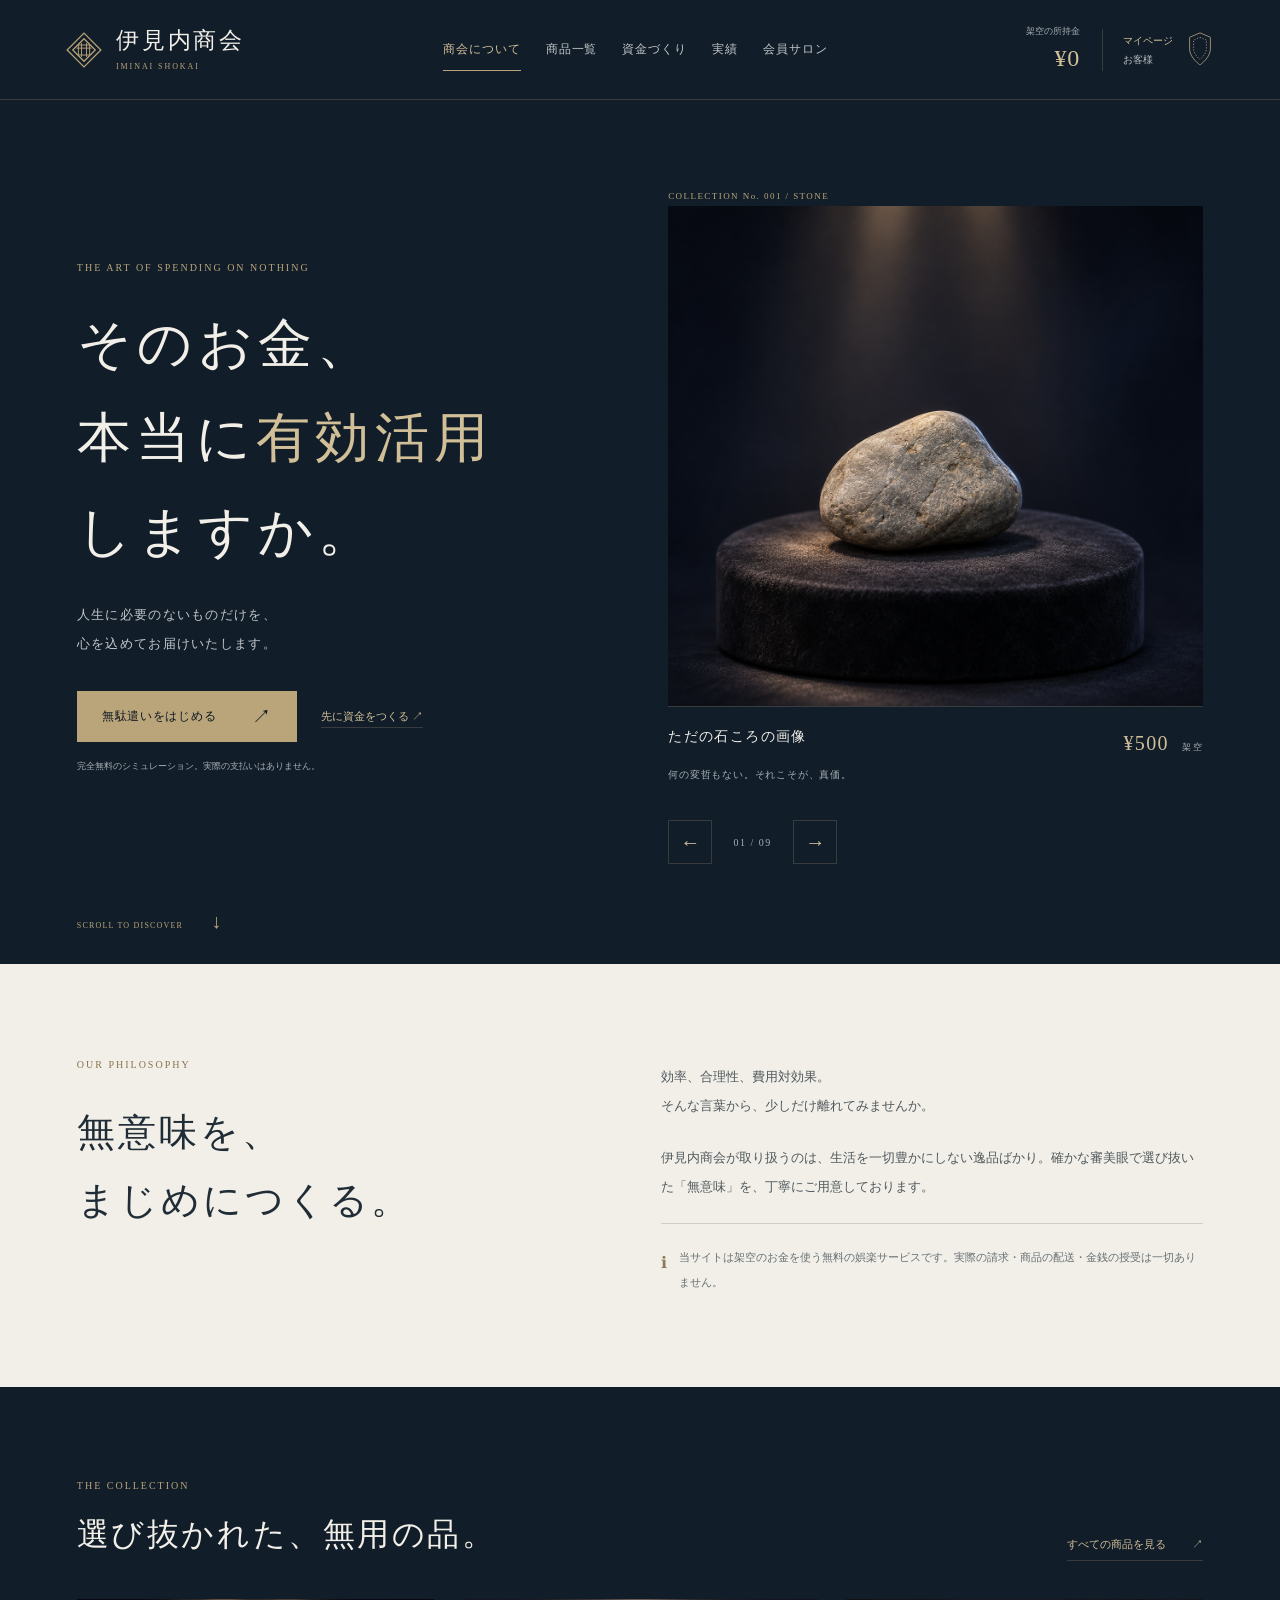
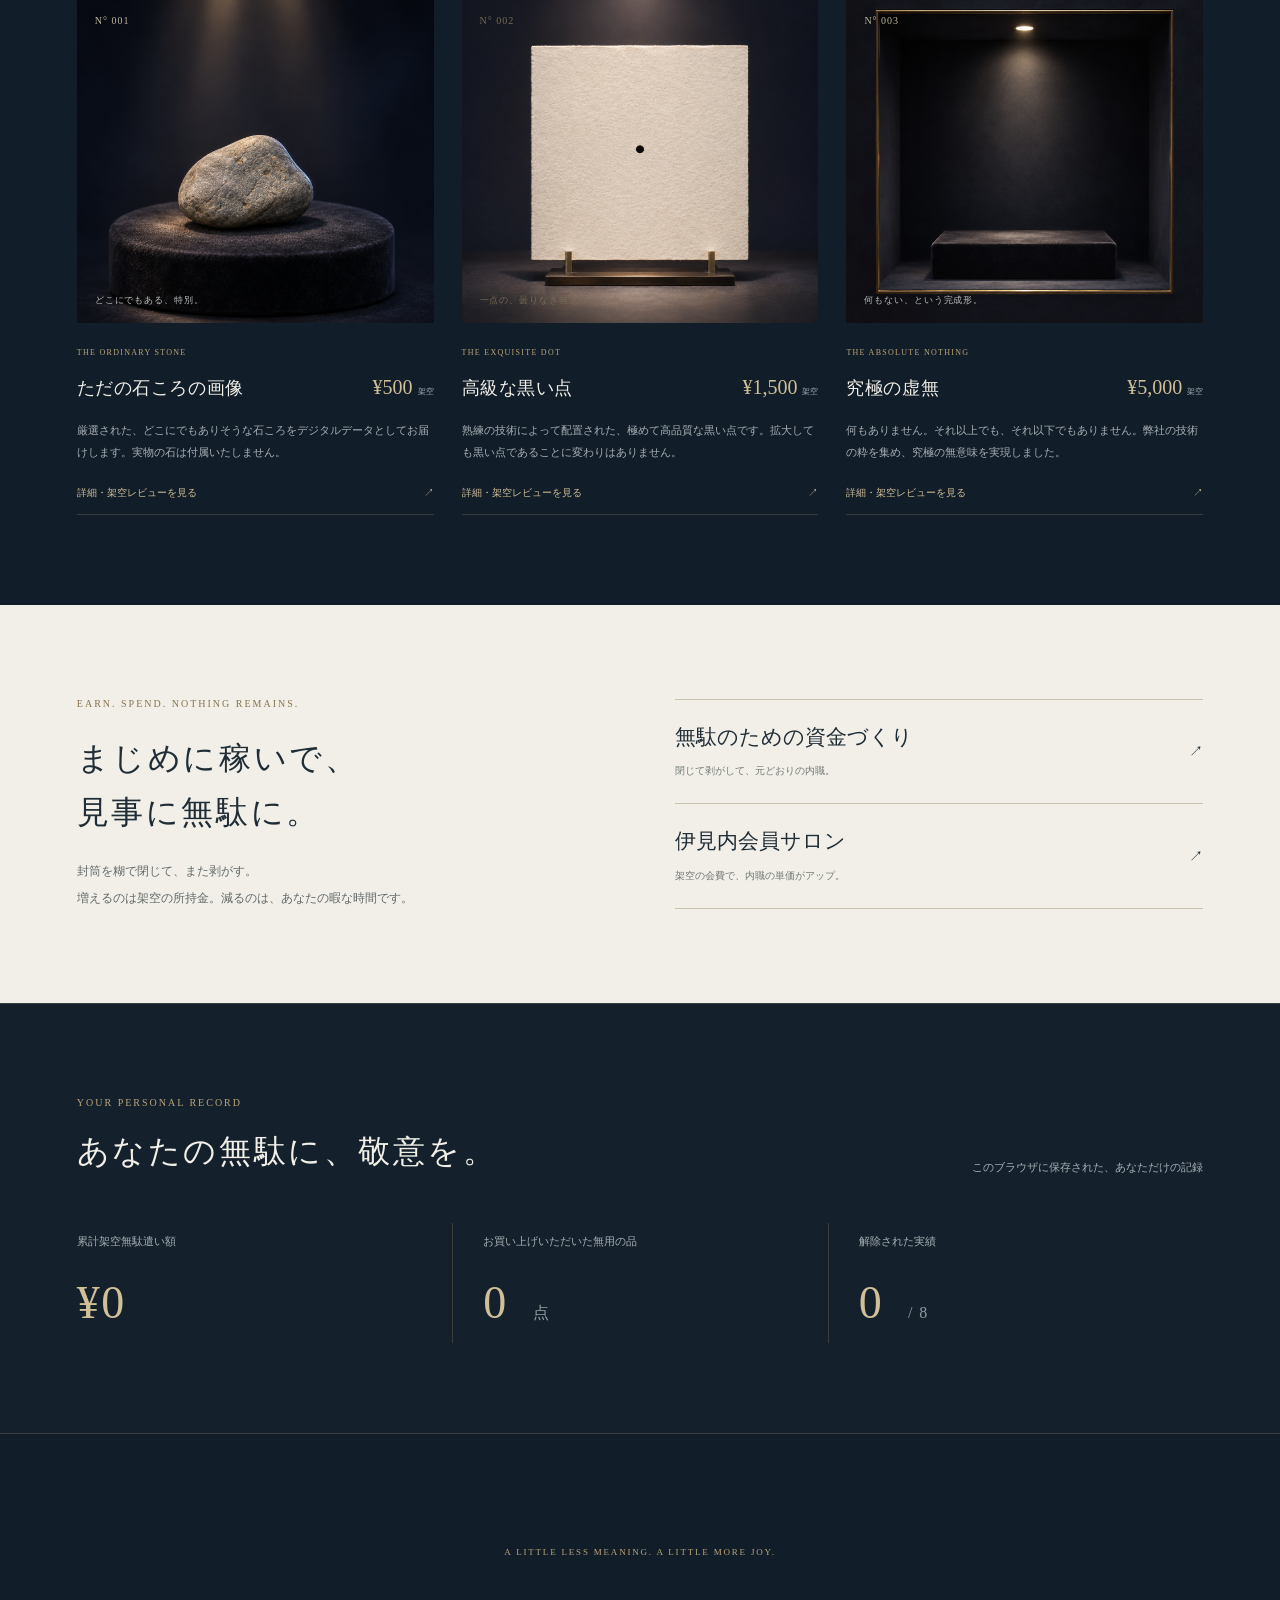
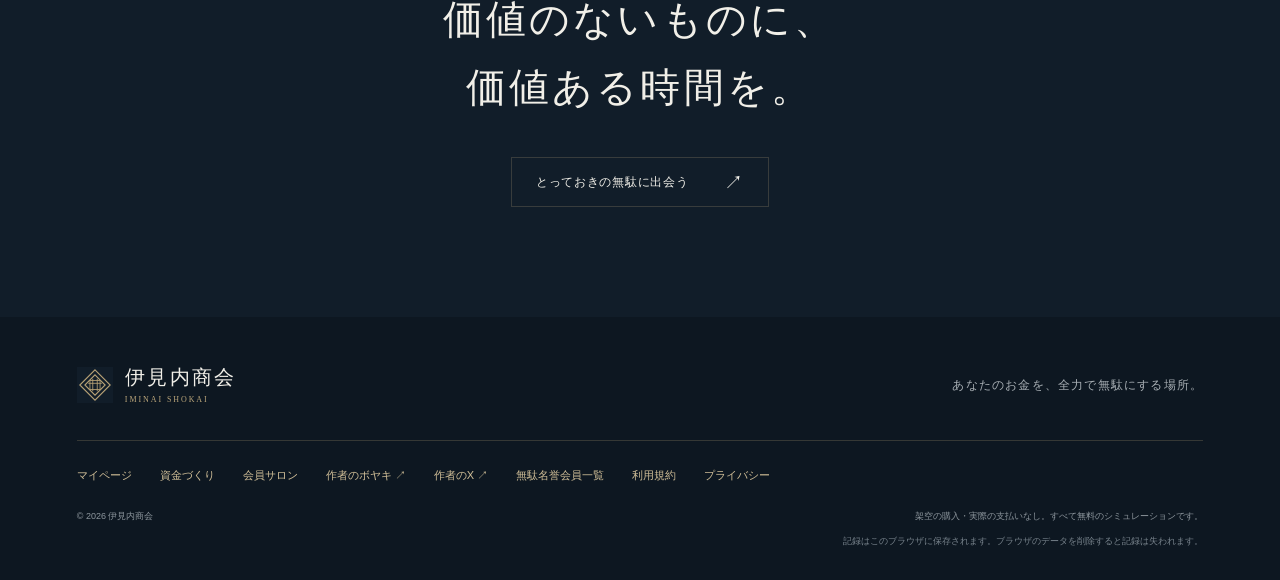
<file: index.html>
<!doctype html>
<html lang="ja">
<head>
<meta charset="utf-8">
<meta name="viewport" content="width=device-width, initial-scale=1">
<meta name="description" content="あなたのお金を、全力で無駄にする場所。実際の支払いは一切ない、架空の無駄遣いシミュレーション。">
<meta name="theme-color" content="#111d29">
<title>伊見内商会 — 価値のないものに、価値ある時間を。</title>
<link rel="canonical" href="https://iminai-shokai.pages.dev/">
<meta property="og:type" content="website">
<meta property="og:locale" content="ja_JP">
<meta property="og:site_name" content="伊見内商会">
<meta property="og:title" content="伊見内商会 — あなたのお金を、全力で無駄にする場所。">
<meta property="og:description" content="無駄な内職で架空のお金を稼ぎ、役に立たない商品を集める無料ゲーム。実際の支払いはありません。">
<meta property="og:url" content="https://iminai-shokai.pages.dev/">
<meta property="og:image" content="https://iminai-shokai.pages.dev/assets/images/ogp-v1.png">
<meta property="og:image:type" content="image/png">
<meta property="og:image:width" content="1731">
<meta property="og:image:height" content="909">
<meta property="og:image:alt" content="紺と金の背景に伊見内商会のサイト名とキャッチコピー。右には高級品のように照らされた、ただの石。">
<meta name="twitter:card" content="summary_large_image">
<meta name="twitter:title" content="伊見内商会 — あなたのお金を、全力で無駄にする場所。">
<meta name="twitter:description" content="無駄な内職で架空のお金を稼ぎ、役に立たない商品を集める無料ゲーム。実際の支払いはありません。">
<meta name="twitter:image" content="https://iminai-shokai.pages.dev/assets/images/ogp-v1.png">
<meta name="twitter:image:alt" content="伊見内商会。あなたのお金を、全力で無駄にする場所。高級品のように照らされた、ただの石。">
<link rel="icon" href="assets/images/mark.svg" type="image/svg+xml">
<link rel="stylesheet" href="css/style.css">
<link rel="stylesheet" href="css/experience.css">
<script defer src="js/storage.js">
</script>
<script defer src="js/config.js"></script>
<script defer src="js/main.js">
</script>
<script defer src="js/carousel.js"></script>
</head>
<body data-page="home">
<a class="skip" href="#main">本文へ移動</a>
<div id="site-header">
</div>
<main id="main">
<section class="hero">
<div class="hero-copy">
<p class="eyebrow">THE ART OF SPENDING ON NOTHING</p>
<h1>そのお金、<br>本当に<span>有効活用</span>
<br>しますか。</h1>
<p class="hero-description">人生に必要のないものだけを、<br>心を込めてお届けいたします。</p>
<a class="button gold" href="shop.html">無駄遣いをはじめる <span>↗</span>
</a>
<a class="hero-secondary" href="earn.html">先に資金をつくる ↗</a>
<p class="fine">完全無料のシミュレーション。実際の支払いはありません。</p>
</div>
<div class="hero-art" id="hero-carousel" role="region" aria-roledescription="カルーセル" aria-label="商品展示">
<div class="art-coordinate" id="hero-coordinate">COLLECTION No. 001 / STONE</div>
<div class="hero-stage" id="hero-stage" tabindex="0" aria-label="左右の矢印キーやスワイプで商品を切り替え">
<div class="hero-track" id="hero-track">
<a class="hero-slide" href="product.html?id=stone"><img src="assets/images/stone-lit.png" alt="美術品のように展示された灰色の石ころ" fetchpriority="high"></a>
</div>
</div>
<div class="exhibit-caption">
<a id="hero-product-name" href="product.html?id=stone">ただの石ころの画像</a>
<span><span id="hero-price">¥500</span> <small>架空</small></span>
</div>
<p class="art-note" id="hero-note">何の変哲もない。それこそが、真価。</p>
<div class="hero-controls" id="hero-controls" hidden>
<div class="hero-paging"><button type="button" class="hero-control" id="hero-prev" aria-label="前の商品" aria-controls="hero-track">←</button><span class="hero-position" id="hero-position">01 / 09</span><button type="button" class="hero-control" id="hero-next" aria-label="次の商品" aria-controls="hero-track">→</button></div>
</div>
<p class="sr-only" id="hero-announcement" aria-live="polite" aria-atomic="true"></p>
</div>
<a class="scroll-cue" href="#philosophy">SCROLL TO DISCOVER <span>↓</span>
</a>
</section>
<section class="philosophy section reveal" id="philosophy">
<div>
<p class="eyebrow">OUR PHILOSOPHY</p>
<h2>無意味を、<br>まじめにつくる。</h2>
</div>
<div class="prose">
<p>効率、合理性、費用対効果。<br>そんな言葉から、少しだけ離れてみませんか。</p>
<p>伊見内商会が取り扱うのは、生活を一切豊かにしない逸品ばかり。確かな審美眼で選び抜いた「無意味」を、丁寧にご用意しております。</p>
<p class="simulation-note">
<span>ℹ</span> 当サイトは架空のお金を使う無料の娯楽サービスです。実際の請求・商品の配送・金銭の授受は一切ありません。</p>
</div>
</section>
<section class="collection section reveal">
<div class="section-heading">
<div>
<p class="eyebrow">THE COLLECTION</p>
<h2>選び抜かれた、無用の品。</h2>
</div>
<a class="text-link" href="shop.html">すべての商品を見る <span>↗</span>
</a>
</div>
<div class="product-grid" id="featured-products">
</div>
</section>
<section class="journey-section section reveal">
<div>
<p class="eyebrow">EARN. SPEND. NOTHING REMAINS.</p>
<h2>まじめに稼いで、<br>見事に無駄に。</h2>
<p>封筒を糊で閉じて、また剥がす。<br>増えるのは架空の所持金。減るのは、あなたの暇な時間です。</p>
</div>
<div class="journey-links">
<a href="earn.html">
<div>
<strong>無駄のための資金づくり</strong>
<small>閉じて剥がして、元どおりの内職。</small>
</div>
<span>↗</span>
</a>
<a href="membership.html">
<div>
<strong>伊見内会員サロン</strong>
<small>架空の会費で、内職の単価がアップ。</small>
</div>
<span>↗</span>
</a>
</div>
</section>
<section class="record-section section reveal">
<div class="section-heading">
<div>
<p class="eyebrow">YOUR PERSONAL RECORD</p>
<h2>あなたの無駄に、敬意を。</h2>
</div>
<span class="subtle">このブラウザに保存された、あなただけの記録</span>
</div>
<div class="stats">
<div>
<span>累計架空無駄遣い額</span>
<strong data-stat="spent">¥0</strong>
</div>
<div>
<span>お買い上げいただいた無用の品</span>
<strong>
<b data-stat="count">0</b>
<small>点</small>
</strong>
</div>
<div>
<span>解除された実績</span>
<strong>
<b data-stat="achievements">0</b>
<small>/ <span data-achievement-total>8</span>
</small>
</strong>
</div>
</div>
</section>
<section class="closing section reveal">
<p class="eyebrow">A LITTLE LESS MEANING. A LITTLE MORE JOY.</p>
<h2>価値のないものに、<br>価値ある時間を。</h2>
<a class="button outline" href="shop.html">とっておきの無駄に出会う <span>↗</span>
</a>
</section>
</main>
<div id="site-footer">
</div>
<div id="toast-region" aria-live="polite">
</div>
</body>
</html>
</file>
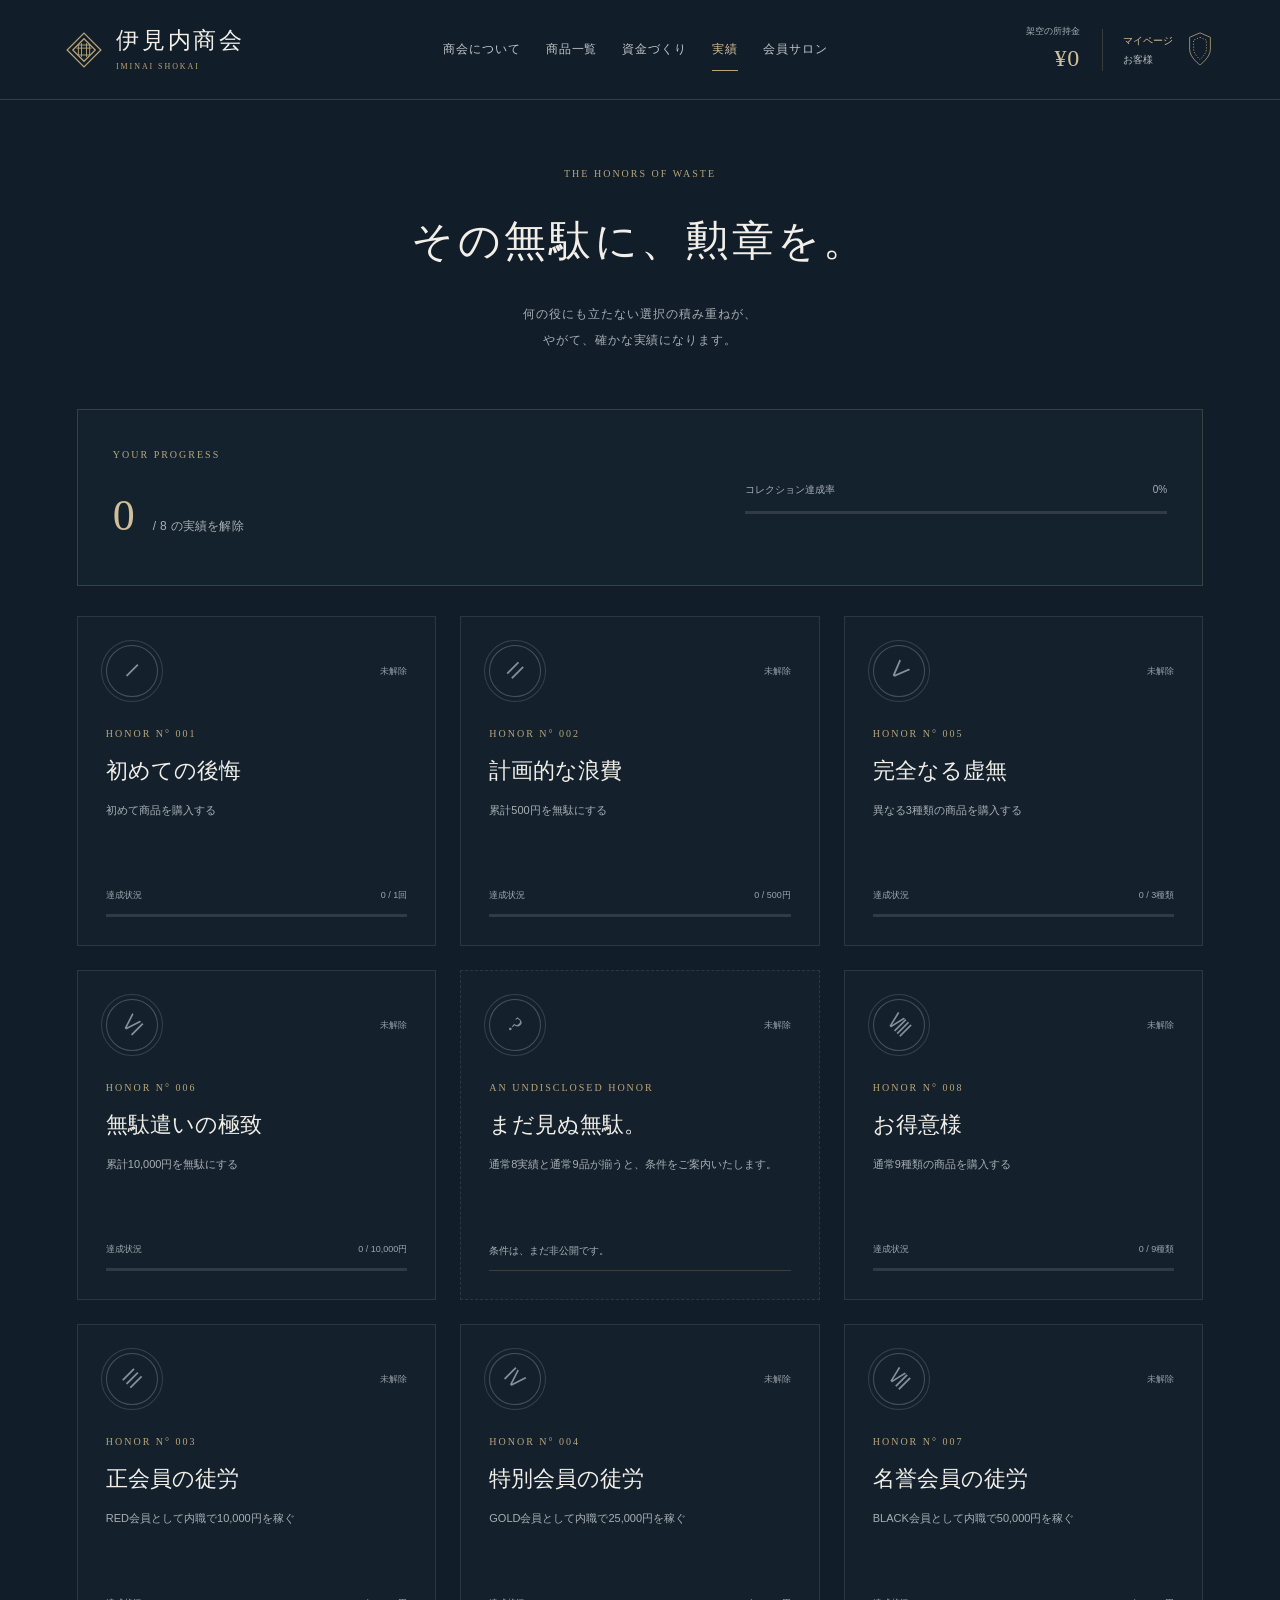
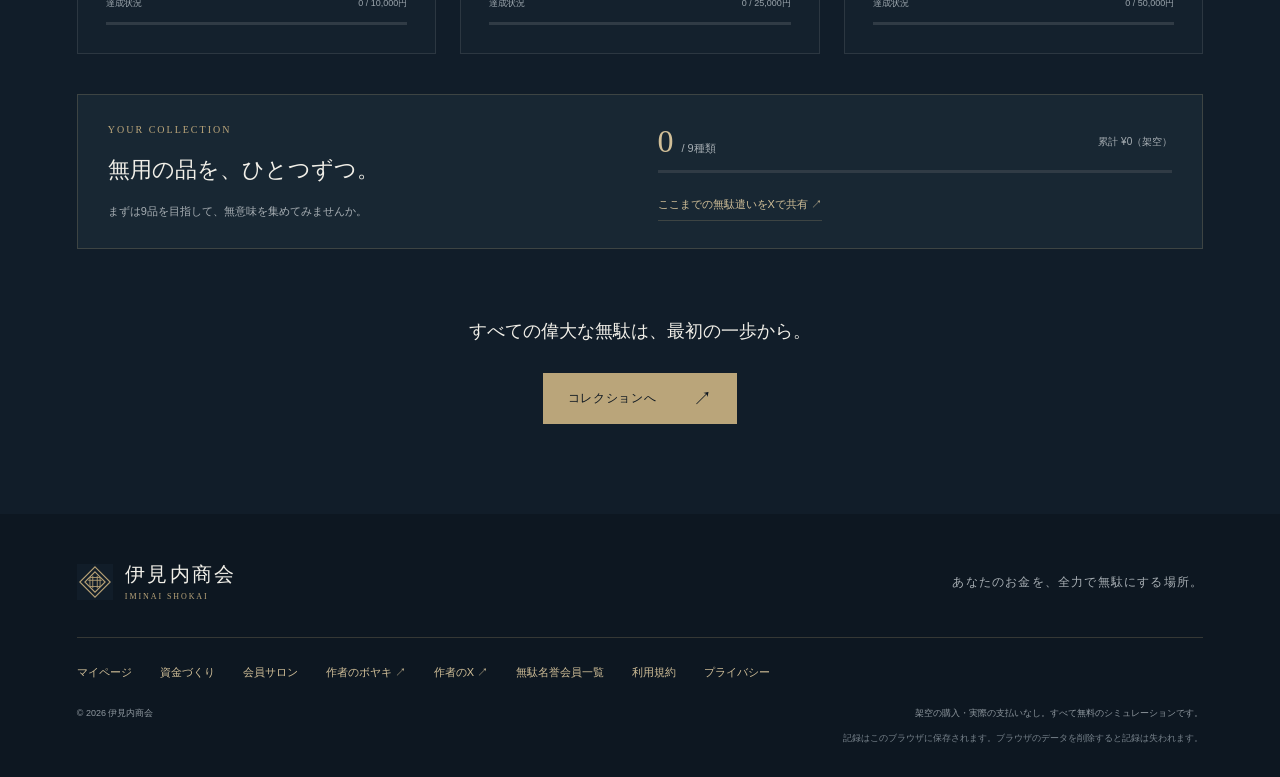
<file: achievements.html>
<!doctype html>
<html lang="ja">
<head>
<meta charset="utf-8">
<meta name="viewport" content="width=device-width, initial-scale=1">
<meta name="theme-color" content="#111d29">
<title>実績 | 伊見内商会</title>
<link rel="icon" href="assets/images/mark.svg" type="image/svg+xml">
<link rel="stylesheet" href="css/style.css">
<link rel="stylesheet" href="css/experience.css">
<script defer src="js/storage.js">
</script>
<script defer src="js/config.js"></script>
<script defer src="js/main.js">
</script>
<script defer src="js/certificate.js">
</script>
<script defer src="js/achievements.js">
</script>
</head>
<body data-page="achievements">
<a class="skip" href="#main">本文へ移動</a>
<div id="site-header">
</div>
<main id="main">
<section class="page-intro section">
<p class="eyebrow">THE HONORS OF WASTE</p>
<h1>その無駄に、勲章を。</h1>
<p>何の役にも立たない選択の積み重ねが、<br>やがて、確かな実績になります。</p>
</section>
<section class="section achievements-section">
<div class="achievement-overview">
<div>
<span class="eyebrow">YOUR PROGRESS</span>
<h2>
<span id="unlocked-count">0</span>
<small> / <span data-achievement-total>8</span> の実績を解除</small>
</h2>
</div>
<div class="overall-progress">
<label for="overall-progress">コレクション達成率 <span id="overall-percent">0%</span>
</label>
<progress id="overall-progress" max="8" value="0">0 / 8</progress>
</div>
</div>
<div class="achievement-grid" id="achievements-list">
</div>
<div id="collection-status">
</div>
<div class="achievement-cta">
<p>すべての偉大な無駄は、最初の一歩から。</p>
<a class="button gold" href="shop.html">コレクションへ <span>↗</span>
</a>
</div>
</section>
</main>
<div id="site-footer">
</div>
<div id="toast-region" aria-live="polite">
</div>
</body>
</html>
</file>
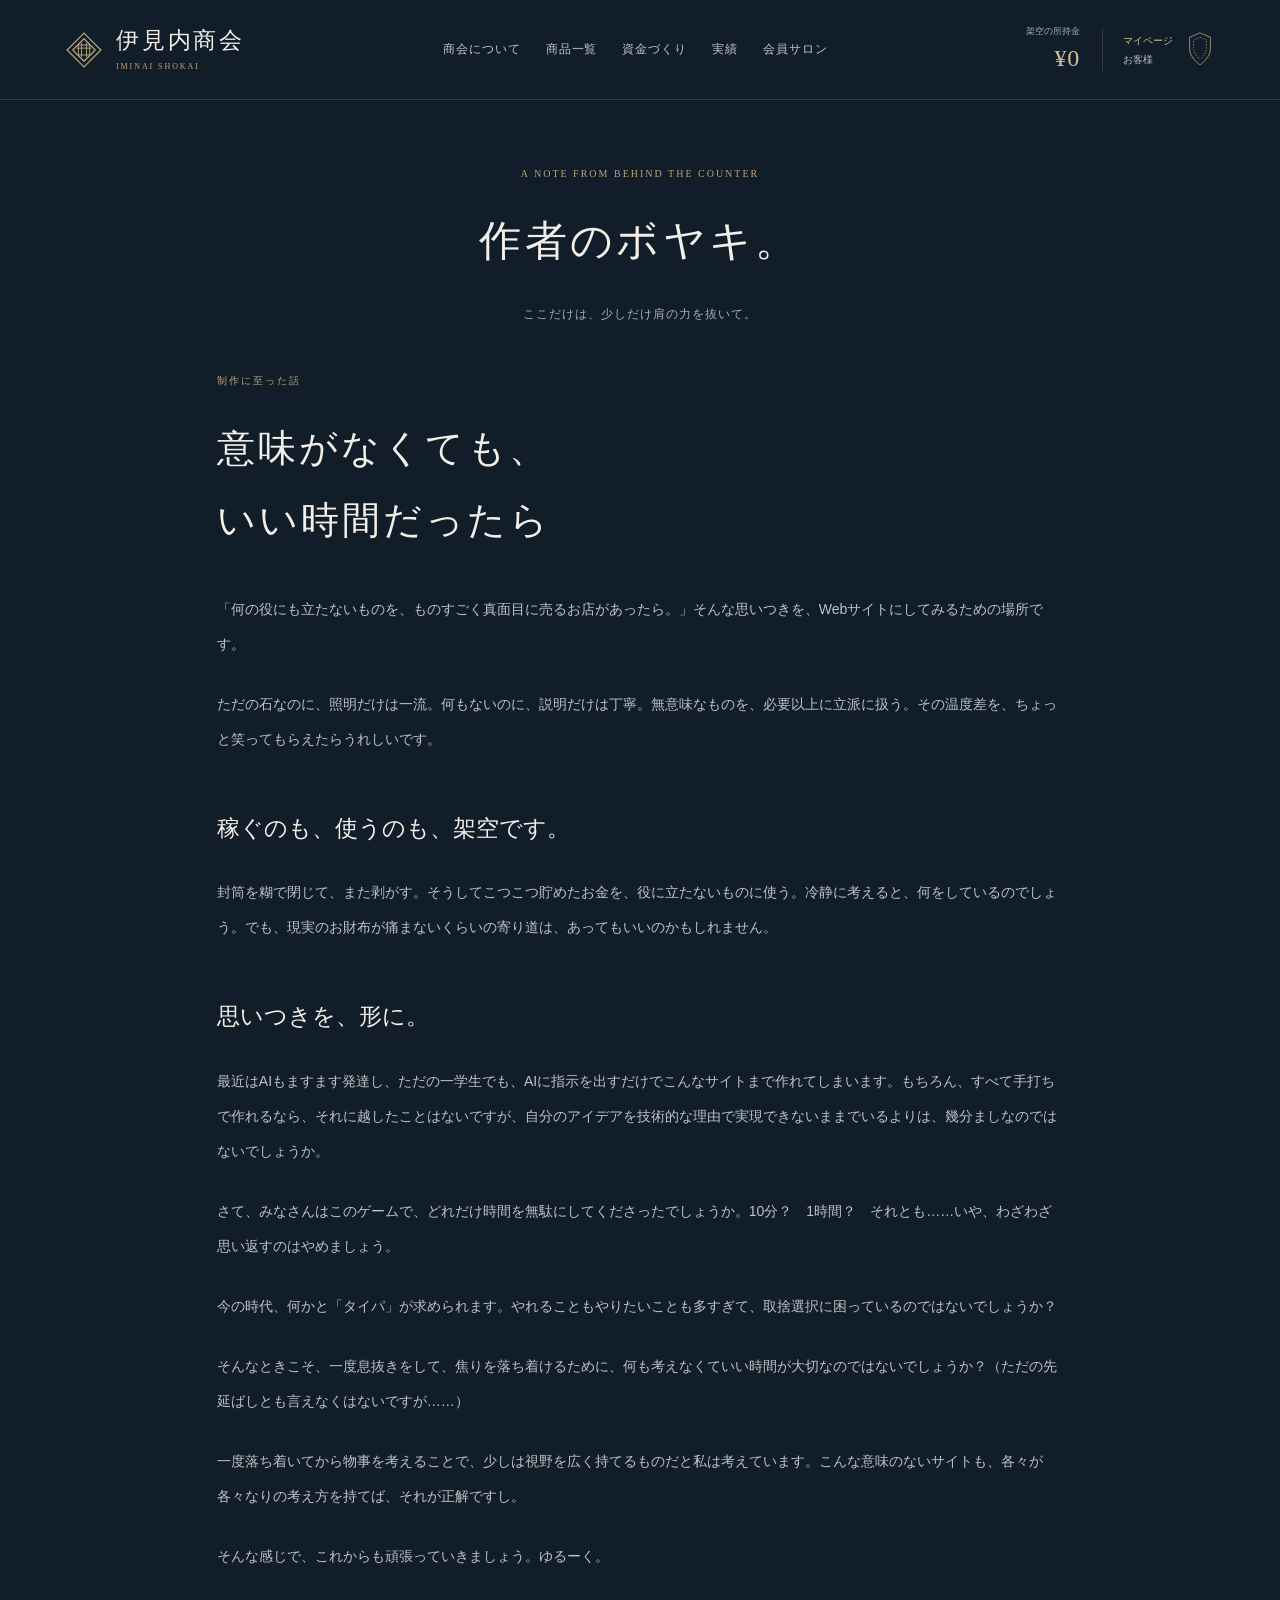
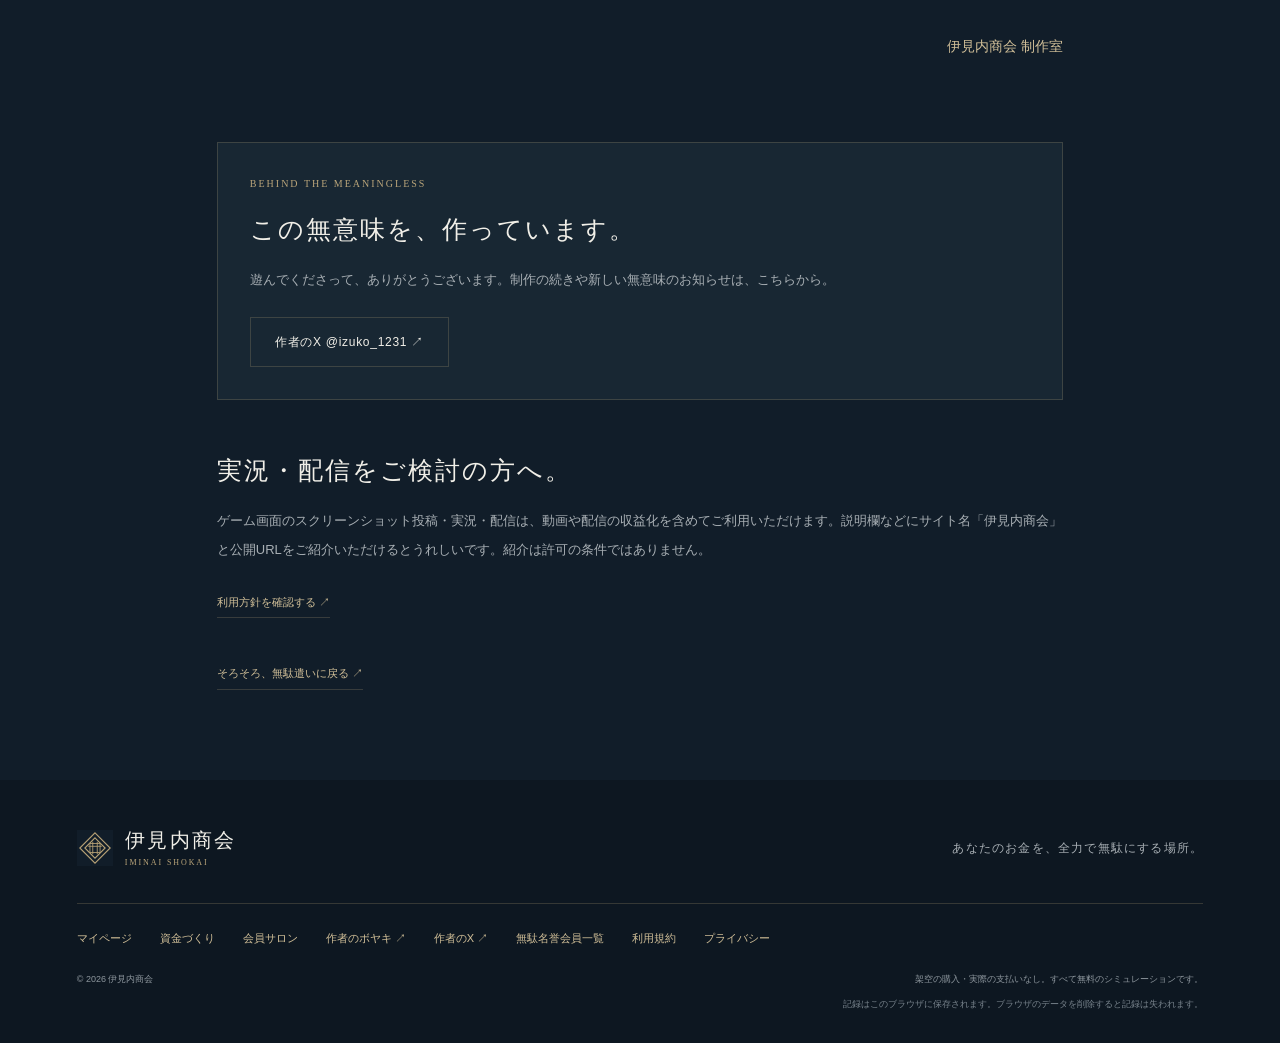
<file: author.html>
<!doctype html>
<html lang="ja">
<head>
<meta charset="utf-8">
<meta name="viewport" content="width=device-width, initial-scale=1">
<meta name="theme-color" content="#111d29">
<title>作者のボヤキ | 伊見内商会</title>
<link rel="icon" href="assets/images/mark.svg" type="image/svg+xml">
<link rel="stylesheet" href="css/style.css">
<link rel="stylesheet" href="css/experience.css">
<script defer src="js/storage.js">
</script>
<script defer src="js/config.js"></script>
<script defer src="js/main.js">
</script>
</head>
<body data-page="author">
<a class="skip" href="#main">本文へ移動</a>
<div id="site-header">
</div>
<main id="main">
<section class="page-intro section">
<p class="eyebrow">A NOTE FROM BEHIND THE COUNTER</p>
<h1>作者のボヤキ。</h1>
<p>ここだけは、少しだけ肩の力を抜いて。</p>
</section>
<section class="section author-section">
<!-- 作者の本文：ここから author-copy 内の見出し・段落を編集できます。 -->
<article class="author-copy">
<p class="eyebrow">制作に至った話</p>
<h2>意味がなくても、<br>いい時間だったら</h2>
<p>「何の役にも立たないものを、ものすごく真面目に売るお店があったら。」そんな思いつきを、Webサイトにしてみるための場所です。</p>
<p>ただの石なのに、照明だけは一流。何もないのに、説明だけは丁寧。無意味なものを、必要以上に立派に扱う。その温度差を、ちょっと笑ってもらえたらうれしいです。</p>
<h3>稼ぐのも、使うのも、架空です。</h3>
<p>封筒を糊で閉じて、また剥がす。そうしてこつこつ貯めたお金を、役に立たないものに使う。冷静に考えると、何をしているのでしょう。でも、現実のお財布が痛まないくらいの寄り道は、あってもいいのかもしれません。</p>
<h3>思いつきを、形に。</h3>
<p>最近はAIもますます発達し、ただの一学生でも、AIに指示を出すだけでこんなサイトまで作れてしまいます。もちろん、すべて手打ちで作れるなら、それに越したことはないですが、自分のアイデアを技術的な理由で実現できないままでいるよりは、幾分ましなのではないでしょうか。</p>
<p>さて、みなさんはこのゲームで、どれだけ時間を無駄にしてくださったでしょうか。10分？　1時間？　それとも……いや、わざわざ思い返すのはやめましょう。</p>
<p>今の時代、何かと「タイパ」が求められます。やれることもやりたいことも多すぎて、取捨選択に困っているのではないでしょうか？</p>
<p>そんなときこそ、一度息抜きをして、焦りを落ち着けるために、何も考えなくていい時間が大切なのではないでしょうか？（ただの先延ばしとも言えなくはないですが……）</p>
<p>一度落ち着いてから物事を考えることで、少しは視野を広く持てるものだと私は考えています。こんな意味のないサイトも、各々が各々なりの考え方を持てば、それが正解ですし。</p>
<p>そんな感じで、これからも頑張っていきましょう。ゆるーく。</p>
<p class="author-signature">伊見内商会 制作室</p>
</article>
<!-- 編集用の本文はここまで。 -->
<section class="creator-card" id="creator" aria-labelledby="creator-title">
<p class="eyebrow">BEHIND THE MEANINGLESS</p>
<h2 id="creator-title">この無意味を、作っています。</h2>
<p>遊んでくださって、ありがとうございます。制作の続きや新しい無意味のお知らせは、こちらから。</p>
<a class="button outline" data-creator-x hidden target="_blank" rel="noopener noreferrer">作者のXを見る ↗</a>
<p class="fine" data-creator-unset>作者からのお知らせ・連絡先は、こちらでご案内する予定です。</p>
</section>
<section class="creator-guidelines" aria-labelledby="creator-guidelines-title">
<h2 id="creator-guidelines-title">実況・配信をご検討の方へ。</h2>
<p data-streaming-policy>実況・配信の公開方針は現在確認中です。</p>
<a class="text-link" href="terms.html#streaming">利用方針を確認する ↗</a>
</section>
<a class="text-link" href="shop.html">そろそろ、無駄遣いに戻る ↗</a>
</section>
</main>
<div id="site-footer">
</div>
<div id="toast-region" aria-live="polite">
</div>
</body>
</html>
</file>
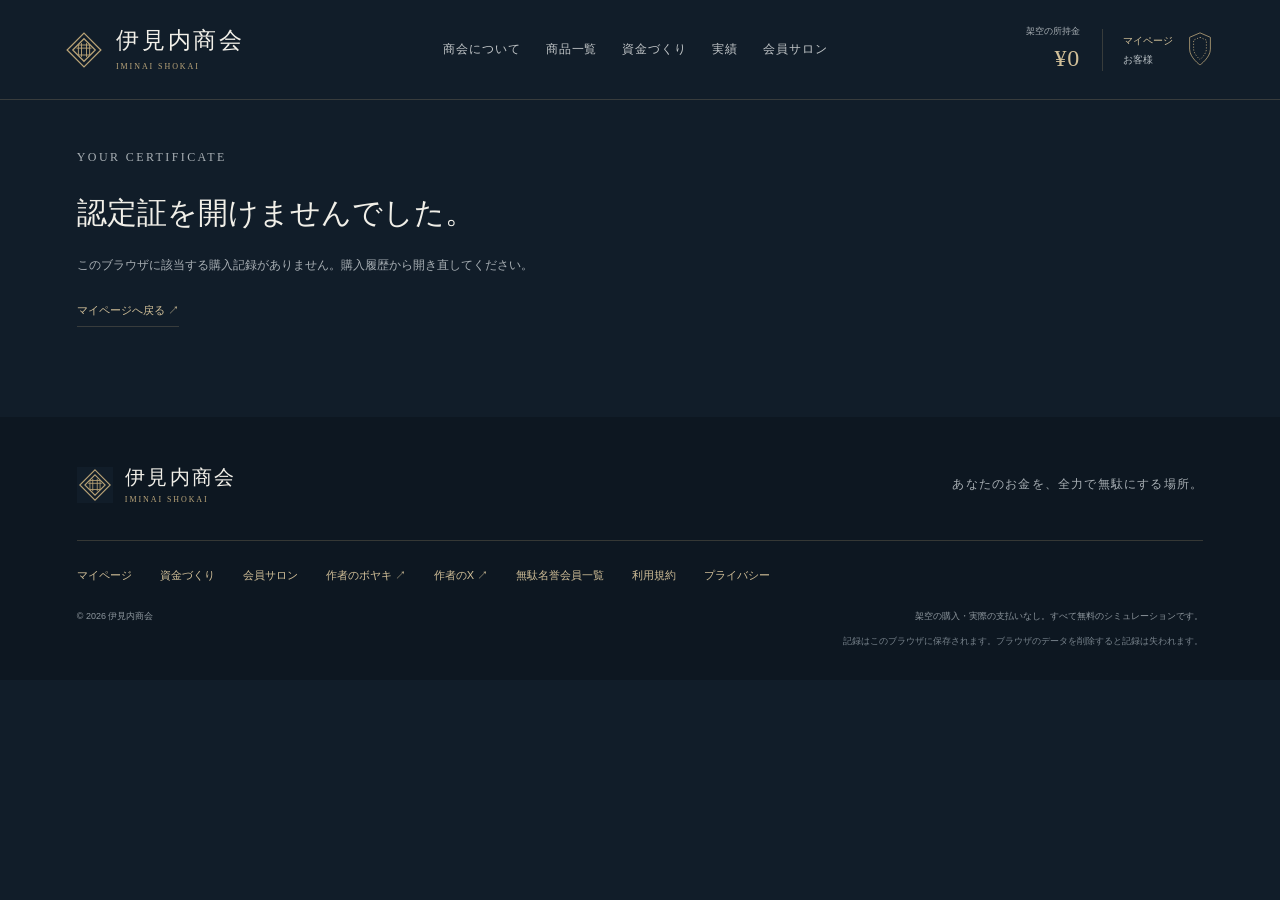
<file: certificate.html>
<!doctype html>
<html lang="ja">
<head>
<meta charset="utf-8">
<meta name="viewport" content="width=device-width, initial-scale=1">
<meta name="theme-color" content="#111d29">
<title>認定証を開く | 伊見内商会</title>
<link rel="icon" href="assets/images/mark.svg" type="image/svg+xml">
<link rel="stylesheet" href="css/style.css">
<link rel="stylesheet" href="css/experience.css">
<script defer src="js/storage.js"></script>
<script defer src="js/config.js"></script>
<script defer src="js/main.js"></script>
<script defer src="js/certificate.js"></script>
<script defer src="js/certificate-view.js"></script>
</head>
<body data-page="certificate">
<a class="skip" href="#main">本文へ移動</a>
<div id="site-header"></div>
<main id="main" class="section certificate-view">
<p class="eyebrow">YOUR CERTIFICATE</p>
<h1 id="certificate-title">認定証を準備しています。</h1>
<p id="certificate-status" role="status">この端末でPNG画像を生成します。</p>
<div id="certificate-content" hidden>
<p>Androidなどで保存ボタンが反応しない場合は、画像を長押しして保存してください。「画像だけを開く」もご利用いただけます。</p>
<div class="certificate-actions"><a class="button gold" id="certificate-save" download>PNGを保存 ↓</a><a class="button outline" id="certificate-raw" target="_blank" rel="noopener noreferrer">画像だけを開く ↗</a><button class="button outline" type="button" id="certificate-share" hidden>画像をアプリで共有 ↗</button></div>
<p id="certificate-share-note" class="completion-share-note" hidden></p>
<a class="text-link" id="certificate-x" target="_blank" rel="noopener noreferrer">Xの投稿画面を開く ↗</a>
<p class="fine">アプリ共有では、共有先一覧からXなどを選んでください。対応状況は端末・ブラウザ・アプリによって異なります。投稿や送信はご自身で確定します。</p>
<img id="certificate-image" alt="生成した認定証のPNG画像">
</div>
<a class="text-link" href="mypage.html">マイページへ戻る ↗</a>
</main>
<div id="site-footer"></div><div id="toast-region" aria-live="polite"></div>
</body>
</html>
</file>
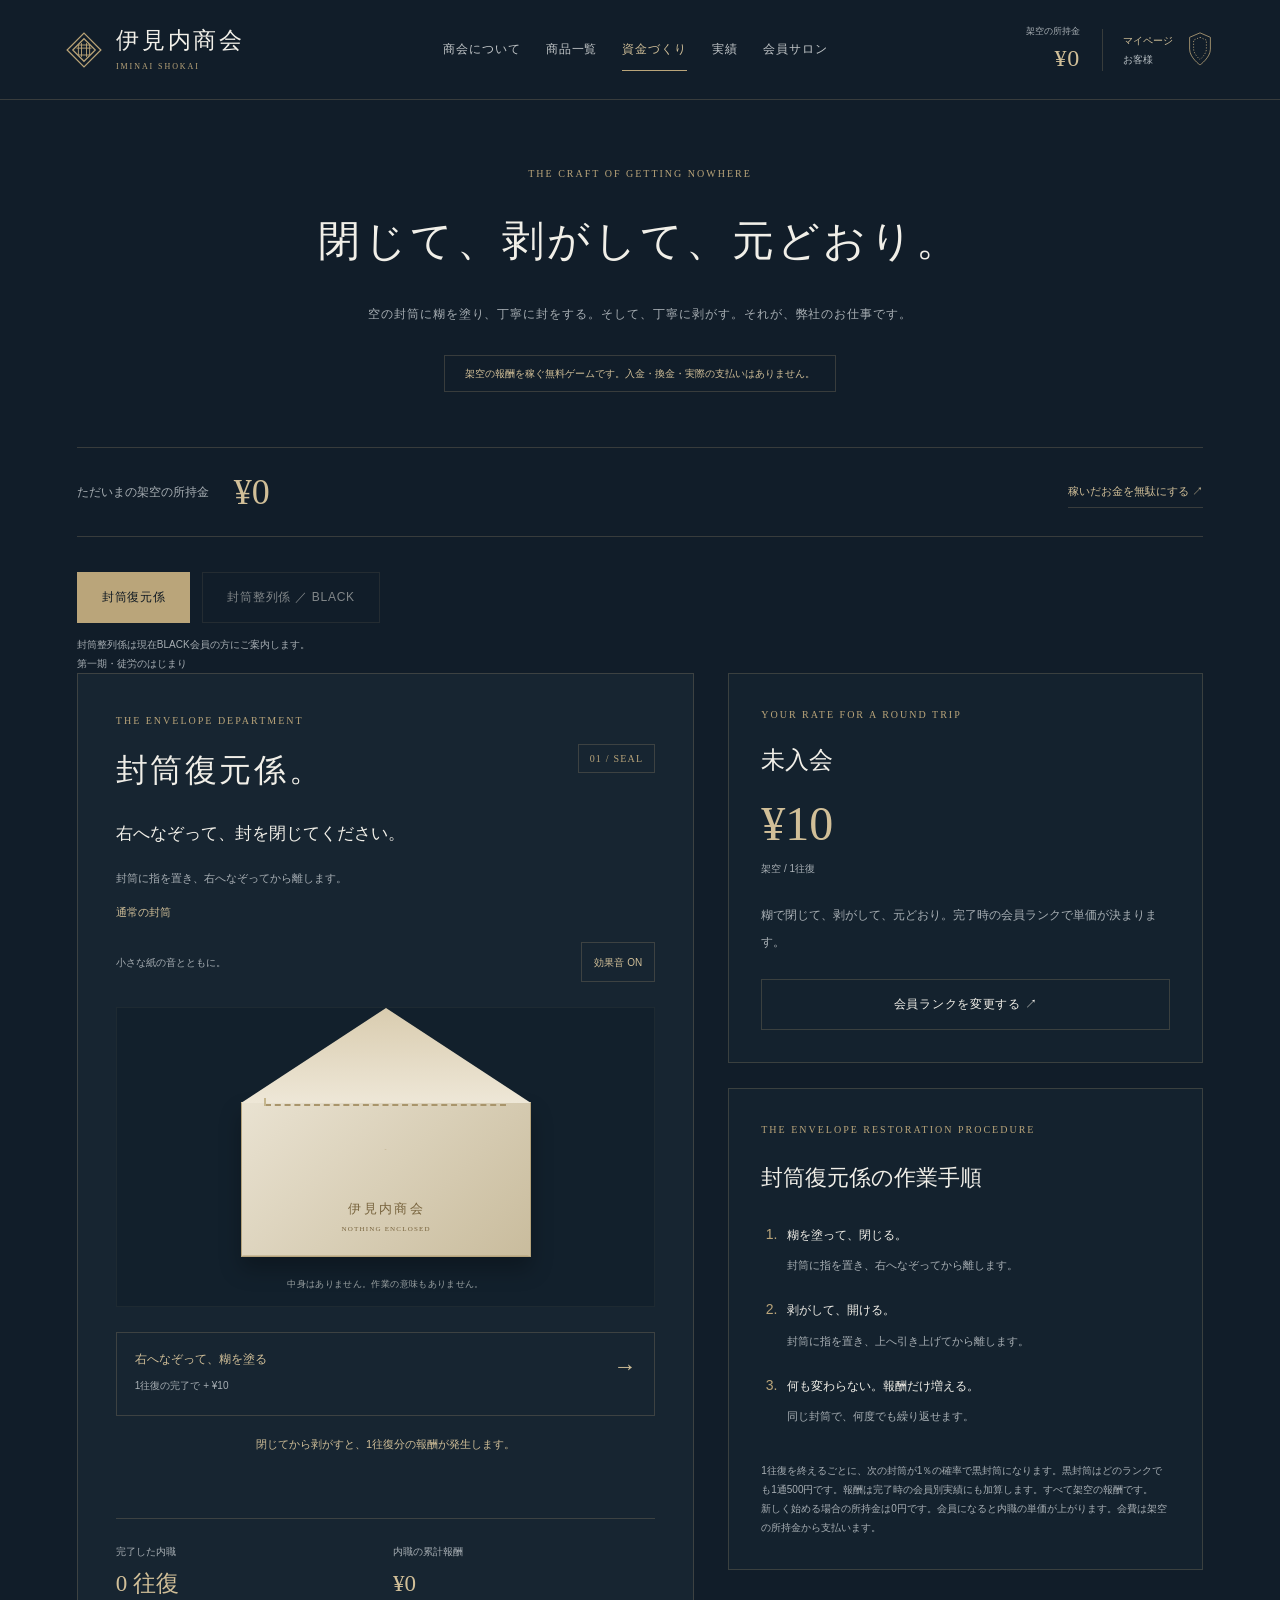
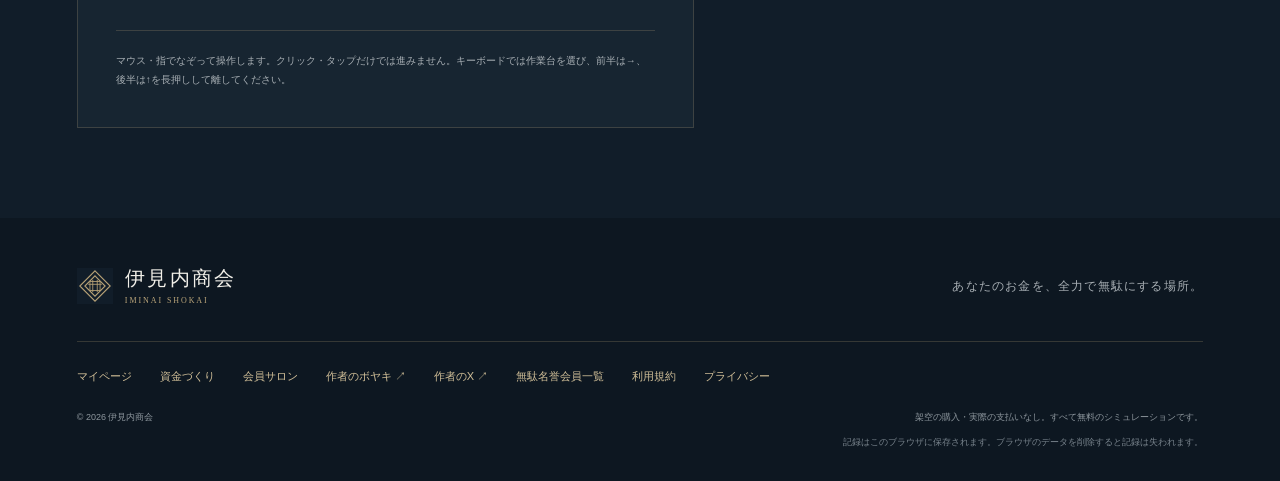
<file: earn.html>
<!doctype html>
<html lang="ja">
<head>
<meta charset="utf-8">
<meta name="viewport" content="width=device-width, initial-scale=1">
<meta name="theme-color" content="#111d29">
<title>無駄な内職 | 伊見内商会</title>
<link rel="icon" href="assets/images/mark.svg" type="image/svg+xml">
<link rel="stylesheet" href="css/style.css">
<link rel="stylesheet" href="css/experience.css">
<script defer src="js/storage.js"></script>
<script defer src="js/config.js"></script>
<script defer src="js/main.js"></script>
<script defer src="js/paper-sound.js"></script>
<script defer src="js/earn.js"></script>
</head>
<body data-page="earn">
<a class="skip" href="#main">本文へ移動</a>
<div id="site-header"></div>
<main id="main">
<section class="page-intro section">
<p class="eyebrow">THE CRAFT OF GETTING NOWHERE</p>
<h1 id="earn-heading">閉じて、剥がして、元どおり。</h1>
<p id="earn-introduction">空の封筒に糊を塗り、丁寧に封をする。<br>そして、丁寧に剥がす。それが、弊社のお仕事です。</p>
<div class="notice">架空の報酬を稼ぐ無料ゲームです。入金・換金・実際の支払いはありません。</div>
</section>
<section class="section earning-section">
<div class="earning-wallet"><span>ただいまの架空の所持金</span><strong data-balance>¥0</strong><a class="text-link" href="shop.html">稼いだお金を無駄にする ↗</a></div>
<div class="job-selector" aria-label="内職を選ぶ"><button class="button gold" id="job-restore" type="button" aria-pressed="true">封筒復元係</button><button class="button outline" id="job-sort" type="button" aria-pressed="false" aria-describedby="sort-access">封筒整列係 ／ BLACK</button></div><p class="fine" id="sort-access">封筒整列係は現在BLACK会員の方にご案内します。</p><p class="fine" id="work-lap-note"></p><div class="pointless-work-grid">
<article class="earning-card work-card">
<div class="work-title-row"><div><p class="eyebrow">THE ENVELOPE DEPARTMENT</p><h2 id="work-title">封筒復元係。</h2></div><span class="phase-label" id="work-phase">01 / SEAL</span></div>
<div class="work-instruction-stack" id="work-instruction" data-phase="seal">
<div class="work-instruction-copy" id="work-copy-seal"><p class="earning-lead">右へなぞって、封を閉じてください。</p><p class="subtle">封筒に指を置き、右へなぞってから離します。</p></div>
<div class="work-instruction-copy" id="work-copy-peel" aria-hidden="true"><p class="earning-lead">上へ引き上げて、封を剥がしてください。</p><p class="subtle">封筒に指を置き、上へ引き上げてから離します。</p></div>
<div class="work-instruction-copy" id="work-copy-align" aria-hidden="true"><p class="earning-lead">3回タップして、封筒を揃えてください。</p><p class="subtle">タップするたびに、少しずつひと束に揃えます。</p></div><div class="work-instruction-copy" id="work-copy-scatter" aria-hidden="true"><p class="earning-lead">下へフリックして、また散らしてください。</p><p class="subtle">せっかく揃えた封筒を、元のばらばらに戻します。</p></div></div>
<p class="sr-only" id="gesture-hint">右へなぞって糊付けし、上へ引き上げて開封します。</p>
<p class="work-envelope-kind" id="work-envelope-kind">通常の封筒</p>
<div class="work-sound-row"><span>小さな紙の音とともに。</span><button class="sound-toggle" id="paper-sound-toggle" type="button" aria-pressed="true">効果音 ON</button></div>
<div class="envelope-table">
<div class="work-envelope" id="envelope-action" data-phase="seal" tabindex="0" role="group" aria-label="封筒の作業台。右へなぞって糊付け、上へ引き上げて開封" aria-describedby="gesture-hint keyboard-work-help">
<span class="sorting-paper sorting-paper-back" aria-hidden="true"></span><span class="sorting-paper sorting-paper-front" aria-hidden="true"></span><span class="envelope-paper" aria-hidden="true"><span class="glue-track"><span class="glue-fill"></span></span><span class="paper-brand">伊見内商会<small>NOTHING ENCLOSED</small></span><span class="work-flap"></span><span class="envelope-seal">無</span></span>
</div>
<span class="table-caption" aria-hidden="true">中身はありません。作業の意味もありません。</span>
</div>
<div class="gesture-status" id="work-direction">右へなぞって、糊を塗る <span aria-hidden="true">→</span></div>
<p class="work-result" id="work-result" role="status">閉じてから剥がすと、1往復分の報酬が発生します。</p>
<div class="mini-stats"><div><span>完了した内職</span><strong><b id="work-count">0</b> 往復</strong></div><div><span>内職の累計報酬</span><strong id="work-earned">¥0</strong></div></div>
<p class="fine" id="keyboard-work-help">マウス・指でなぞって操作します。クリック・タップだけでは進みません。キーボードでは作業台を選び、前半は→、後半は↑を長押しして離してください。</p>
</article>
<aside class="work-guide">
<div class="rate-card"><p class="eyebrow">YOUR RATE FOR A ROUND TRIP</p><p class="rate-plan" id="work-plan">未入会</p><p class="current-rate"><strong id="work-rate">¥10</strong><span>架空 / 1往復</span></p><p id="work-rate-description">糊で閉じて、剥がして、元どおり。<br>完了時の会員ランクで単価が決まります。</p><a class="button outline full" href="membership.html">会員ランクを変更する ↗</a></div>
<div class="work-manual" id="manual-restore">
<p class="eyebrow">THE ENVELOPE RESTORATION PROCEDURE</p><h3>封筒復元係の作業手順</h3>
<ol><li><strong>糊を塗って、閉じる。</strong><span>封筒に指を置き、右へなぞってから離します。</span></li><li><strong>剥がして、開ける。</strong><span>封筒に指を置き、上へ引き上げてから離します。</span></li><li><strong>何も変わらない。報酬だけ増える。</strong><span>同じ封筒で、何度でも繰り返せます。</span></li></ol>
<p class="fine">1往復を終えるごとに、次の封筒が1％の確率で黒封筒になります。黒封筒はどのランクでも1通500円です。報酬は完了時の会員別実績にも加算します。すべて架空の報酬です。</p>
<p class="fine">新しく始める場合の所持金は0円です。会員になると内職の単価が上がります。会費は架空の所持金から支払います。</p></div>
<div class="work-manual" id="manual-sort" hidden>
<p class="eyebrow">THE ENVELOPE ALIGNMENT PROCEDURE</p><h3>封筒整列係の作業手順</h3>
<ol><li><strong>封筒を、きれいに揃える。</strong><span>封筒を3回クリック・タップします。少しずつひと束に揃えてください。</span></li><li><strong>揃えた封筒を、また散らす。</strong><span>封筒に指を置き、下へフリックして離します。元のばらばらに戻してください。</span></li><li><strong>成果を残さず、報酬を受け取る。</strong><span>揃える・散らすの1往復を終えると、架空の報酬が入ります。</span></li></ol>
<p class="fine">現在BLACK会員の方のお仕事です。黒封筒は出ません。基本単価は1往復150円、2周目は1.5倍の225円です。</p>
<p class="fine" id="sorting-pay-explanation">基本単価は1往復150円です。報酬はBLACK会員の実績にも加算します。すべて架空の報酬です。</p>
<p class="fine">内職を切り替えても作業途中の状態は保存されます。BLACK会員を退会すると、整列係は会員に戻るまでお休みになります。</p></div>
</aside>
</div>
</section>
</main>
<div id="site-footer"></div><div id="toast-region" aria-live="polite"></div>
</body>
</html>
</file>
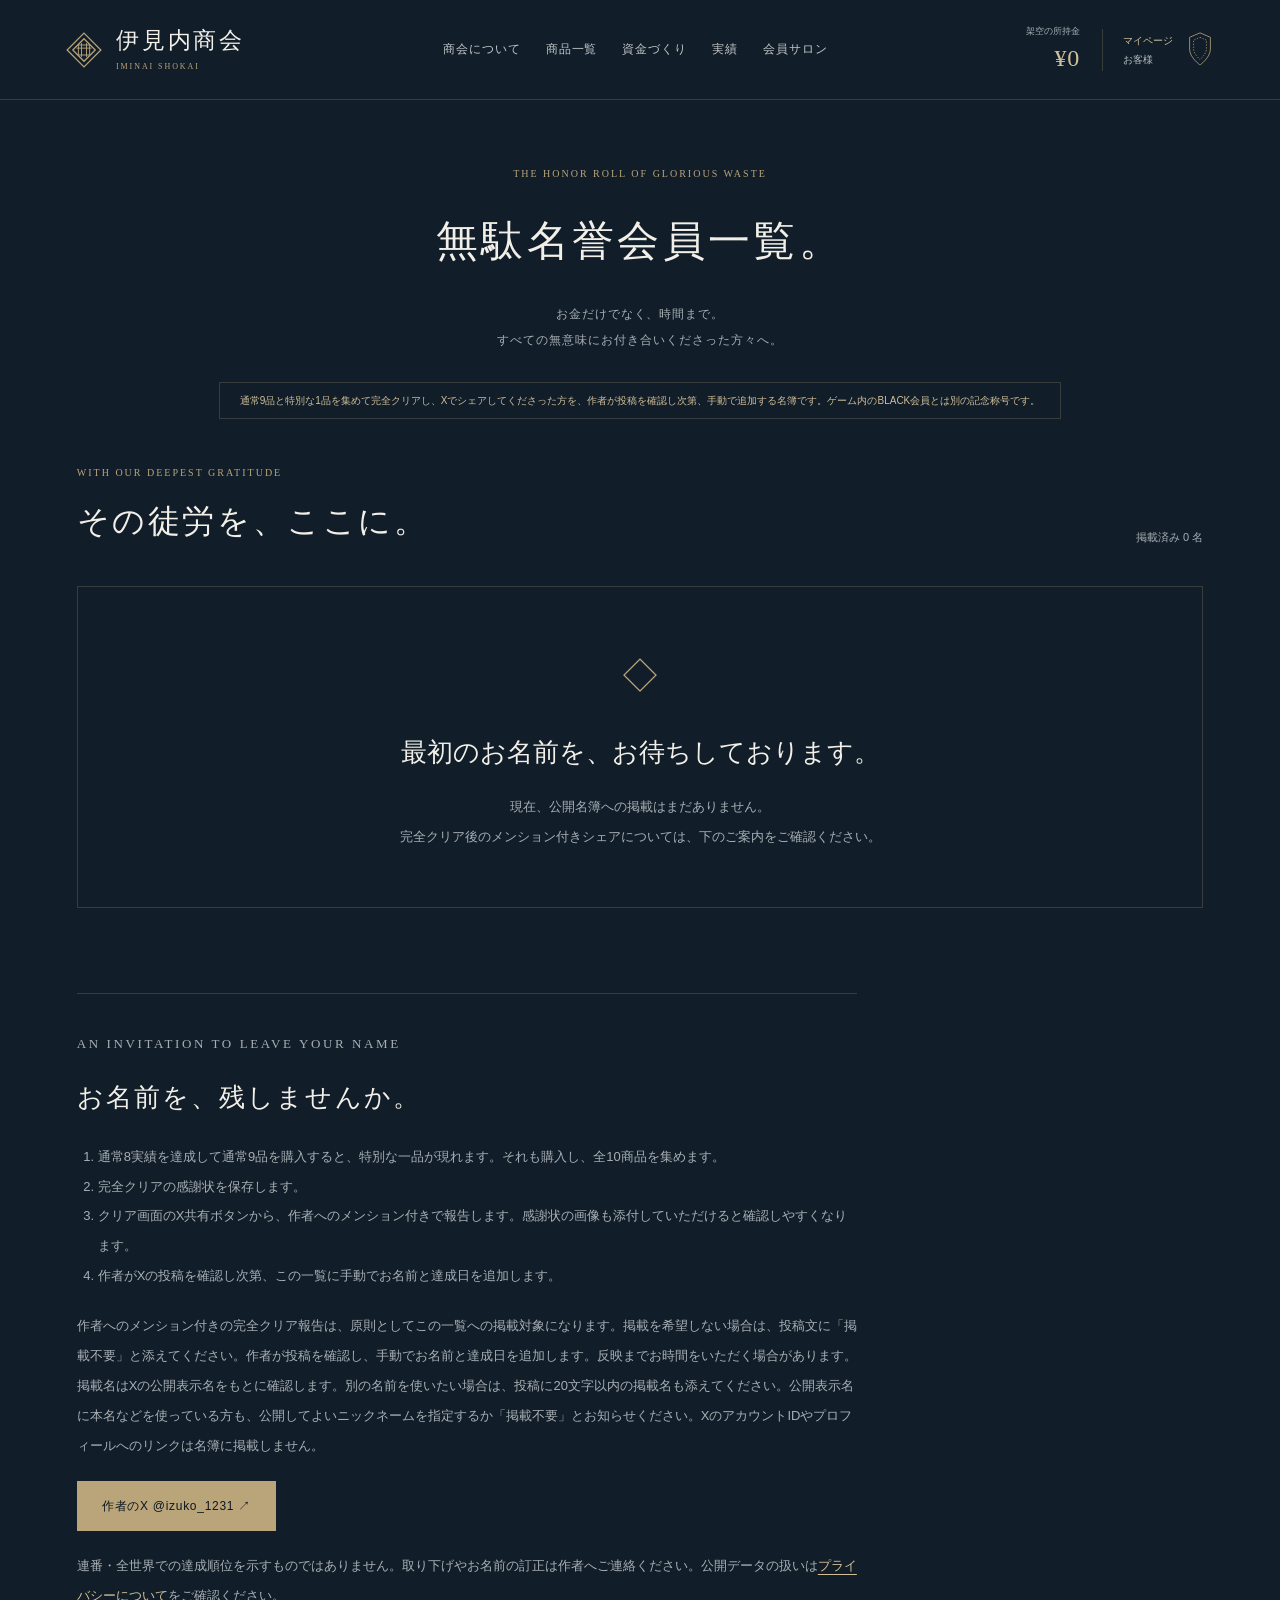
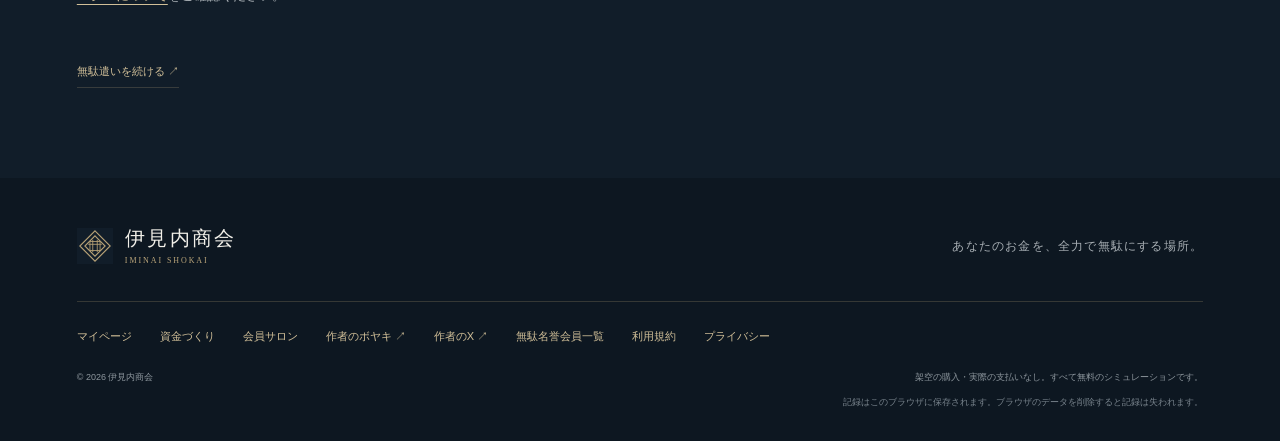
<file: honor-roll.html>
<!doctype html>
<html lang="ja">
<head>
<meta charset="utf-8">
<meta name="viewport" content="width=device-width, initial-scale=1">
<meta name="theme-color" content="#111d29">
<title>無駄名誉会員一覧 | 伊見内商会</title>
<meta name="description" content="特別な一品まで集めた方々に、無意味なほどの敬意を。伊見内商会の完全クリア者を作者が確認して掲載する公開名簿です。">
<link rel="icon" href="assets/images/mark.svg" type="image/svg+xml">
<link rel="stylesheet" href="css/style.css">
<link rel="stylesheet" href="css/experience.css">
<script defer src="js/storage.js"></script>
<script defer src="js/config.js"></script>
<script defer src="js/main.js"></script>
<script defer src="js/certificate.js"></script>
<script defer src="js/honor-roll-data.js"></script>
<script defer src="js/honor-roll.js"></script>
</head>
<body data-page="honor-roll">
<a class="skip" href="#main">本文へ移動</a>
<div id="site-header"></div>
<main id="main">
<section class="page-intro section">
<p class="eyebrow">THE HONOR ROLL OF GLORIOUS WASTE</p>
<h1>無駄名誉会員一覧。</h1>
<p>お金だけでなく、時間まで。<br>すべての無意味にお付き合いくださった方々へ。</p>
<div class="notice">通常9品と特別な1品を集めて完全クリアし、Xでシェアしてくださった方を、作者が投稿を確認し次第、手動で追加する名簿です。ゲーム内のBLACK会員とは別の記念称号です。</div>
</section>
<section class="section honor-roll-section" aria-labelledby="honor-roll-title">
<div class="section-heading"><div><p class="eyebrow">WITH OUR DEEPEST GRATITUDE</p><h2 id="honor-roll-title">その徒労を、ここに。</h2></div><p class="subtle">掲載済み <span id="honor-roll-count">0</span> 名</p></div>
<div class="honor-roll-empty" id="honor-roll-empty"><span aria-hidden="true">◇</span><h3>最初のお名前を、お待ちしております。</h3><p>現在、公開名簿への掲載はまだありません。<br>完全クリア後のメンション付きシェアについては、下のご案内をご確認ください。</p></div>
<ul class="honor-roll-list" id="honor-roll-list" aria-label="掲載確認済みの完全クリア者"></ul>
<aside class="honor-roll-local" id="honor-roll-local" hidden aria-labelledby="honor-roll-local-title"><p class="eyebrow">YOUR PRIVATE RECORD</p><h2 id="honor-roll-local-title">あなたの完全クリアも、記録されています。</h2><p><strong id="honor-roll-local-name"></strong> ／ 達成日 <span id="honor-roll-local-date"></span></p><p class="fine">これはこのブラウザだけの表示です。公開名簿への自動掲載・自動送信はありません。</p><button class="button outline" data-download-completion>感謝状をPNGで保存 ↓</button><a class="button outline" href="certificate.html?complete=1">感謝状の画像を開く ↗</a></aside>
<section class="honor-roll-request" id="request" aria-labelledby="honor-roll-request-title"><p class="eyebrow">AN INVITATION TO LEAVE YOUR NAME</p><h2 id="honor-roll-request-title">お名前を、残しませんか。</h2><ol><li>通常8実績を達成して通常9品を購入すると、特別な一品が現れます。それも購入し、全10商品を集めます。</li><li>完全クリアの感謝状を保存します。</li><li>クリア画面のX共有ボタンから、作者へのメンション付きで報告します。感謝状の画像も添付していただけると確認しやすくなります。</li><li>作者がXの投稿を確認し次第、この一覧に手動でお名前と達成日を追加します。</li></ol><p>作者へのメンション付きの完全クリア報告は、原則としてこの一覧への掲載対象になります。掲載を希望しない場合は、投稿文に「掲載不要」と添えてください。作者が投稿を確認し、手動でお名前と達成日を追加します。反映までお時間をいただく場合があります。</p><p>掲載名はXの公開表示名をもとに確認します。別の名前を使いたい場合は、投稿に20文字以内の掲載名も添えてください。公開表示名に本名などを使っている方も、公開してよいニックネームを指定するか「掲載不要」とお知らせください。XのアカウントIDやプロフィールへのリンクは名簿に掲載しません。</p><a class="button gold" data-creator-x hidden target="_blank" rel="noopener noreferrer">作者のXへ ↗</a><p class="fine" data-creator-unset>作者の連絡先は<a href="author.html#creator">作者ページ</a>でご案内します。</p><p class="fine">連番・全世界での達成順位を示すものではありません。取り下げやお名前の訂正は作者へご連絡ください。公開データの扱いは<a href="privacy.html#honor-roll-privacy">プライバシーについて</a>をご確認ください。</p></section>
<a class="text-link" href="shop.html">無駄遣いを続ける ↗</a>
</section>
</main>
<div id="site-footer"></div>
<div id="toast-region" aria-live="polite"></div>
</body>
</html>
</file>
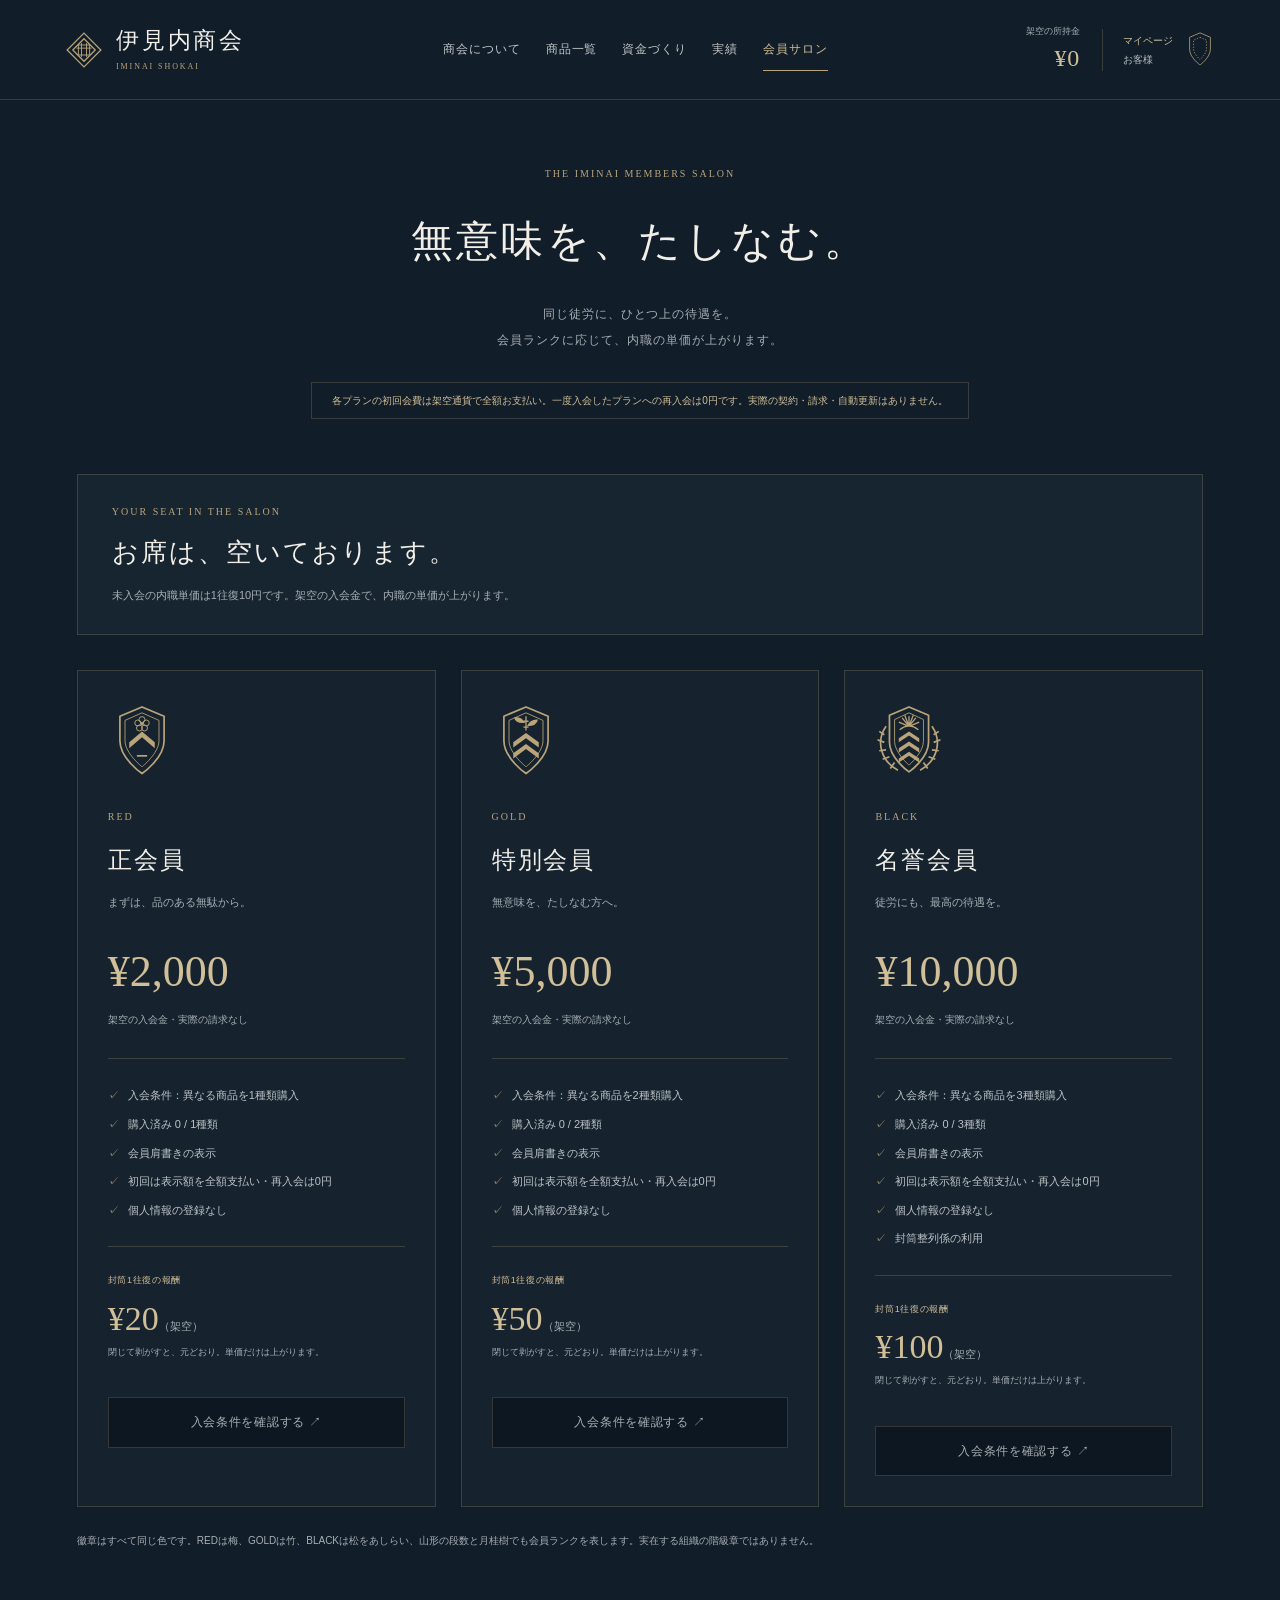
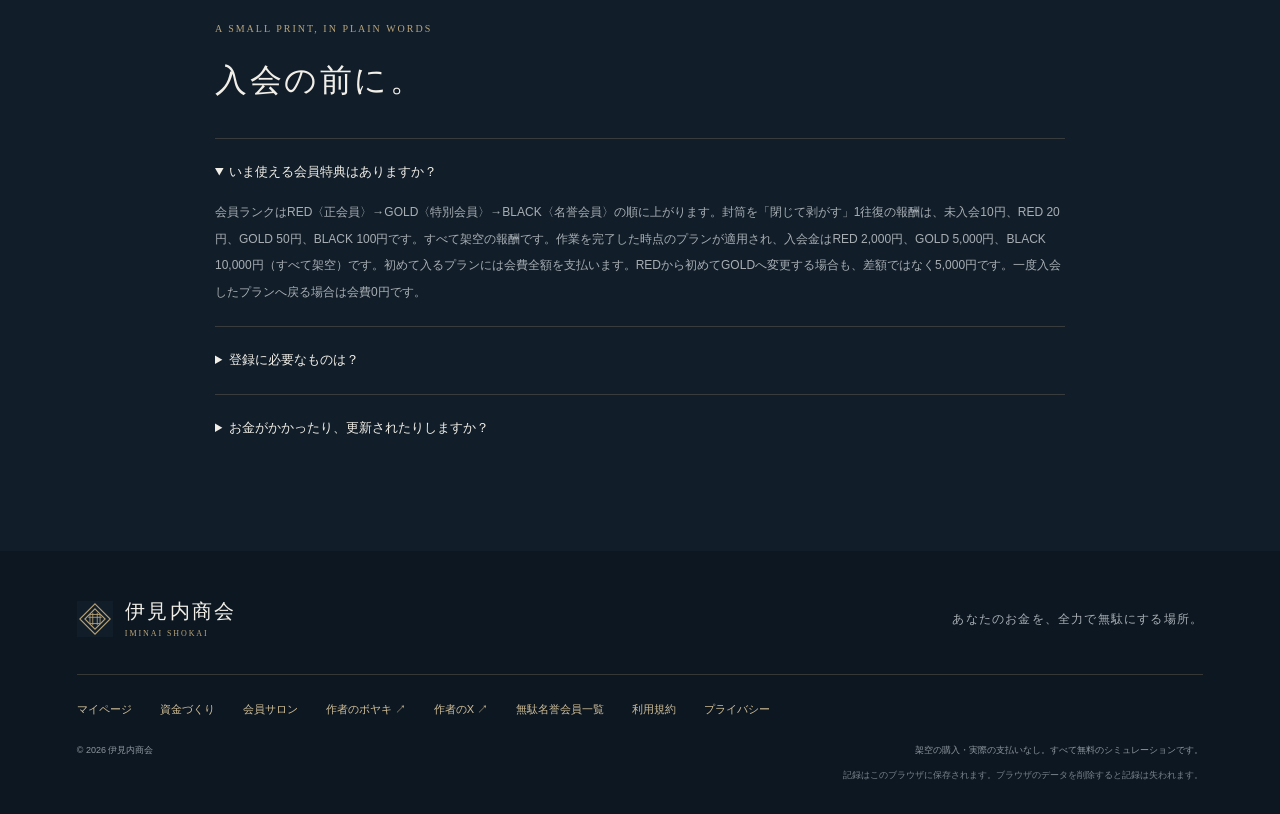
<file: membership.html>
<!doctype html>
<html lang="ja">
<head>
<meta charset="utf-8">
<meta name="viewport" content="width=device-width, initial-scale=1">
<meta name="theme-color" content="#111d29">
<title>会員サロン | 伊見内商会</title>
<link rel="icon" href="assets/images/mark.svg" type="image/svg+xml">
<link rel="stylesheet" href="css/style.css">
<link rel="stylesheet" href="css/experience.css">
<script defer src="js/storage.js">
</script>
<script defer src="js/config.js"></script>
<script defer src="js/main.js">
</script>
<script defer src="js/membership.js">
</script>
</head>
<body data-page="membership">
<a class="skip" href="#main">本文へ移動</a>
<div id="site-header">
</div>
<main id="main">
<section class="page-intro section">
<p class="eyebrow">THE IMINAI MEMBERS SALON</p>
<h1>無意味を、たしなむ。</h1>
<p>同じ徒労に、ひとつ上の待遇を。<br>会員ランクに応じて、内職の単価が上がります。</p>
<div class="notice">各プランの初回会費は架空通貨で全額お支払い。一度入会したプランへの再入会は0円です。実際の契約・請求・自動更新はありません。</div>
</section>
<section class="section membership-section">
<div class="member-status" id="member-status" role="status">
</div>
<div class="plan-grid" id="plans">
</div>
<p class="insignia-note">徽章はすべて同じ色です。REDは梅、GOLDは竹、BLACKは松をあしらい、山形の段数と月桂樹でも会員ランクを表します。実在する組織の階級章ではありません。</p>
<div class="membership-faq">
<p class="eyebrow">A SMALL PRINT, IN PLAIN WORDS</p>
<h2>入会の前に。</h2>
<details open>
<summary>いま使える会員特典はありますか？</summary>
<p>会員ランクはRED〈正会員〉→GOLD〈特別会員〉→BLACK〈名誉会員〉の順に上がります。封筒を「閉じて剥がす」1往復の報酬は、未入会10円、RED 20円、GOLD 50円、BLACK 100円です。すべて架空の報酬です。作業を完了した時点のプランが適用され、入会金はRED 2,000円、GOLD 5,000円、BLACK 10,000円（すべて架空）です。初めて入るプランには会費全額を支払います。REDから初めてGOLDへ変更する場合も、差額ではなく5,000円です。一度入会したプランへ戻る場合は会費0円です。</p>
</details>
<details>
<summary>登録に必要なものは？</summary>
<p>REDは異なる商品を1種類、GOLDは2種類、BLACKは3種類の購入と、それぞれの架空会費が必要です。同じ商品を複数回買っても1種類として数えます。昇格・再入会も購入条件を確認します。メールアドレス、名前、カード情報、パスワードは不要です。会員状態はこのブラウザだけに保存され、別の端末とは同期されません。</p>
</details>
<details>
<summary>お金がかかったり、更新されたりしますか？</summary>
<p>実際のお金は一切かかりません。入会金だけを架空の所持金から差し引きます。退会・降格による返金はなく、一度入会したプランへは会費0円で戻れます。商品購入の累計額には会費を含めません。既存会員の現在のランクは追加徴収なしで引き継ぎます。全記録を削除すると入会履歴も初期化されます。</p>
</details>
</div>
</section>
</main>
<div id="site-footer">
</div>
<dialog id="member-dialog" aria-labelledby="member-dialog-title">
<button class="dialog-close" aria-label="閉じる">×</button>
<div id="member-dialog-content">
</div>
</dialog>
<div id="toast-region" aria-live="polite">
</div>
</body>
</html>
</file>
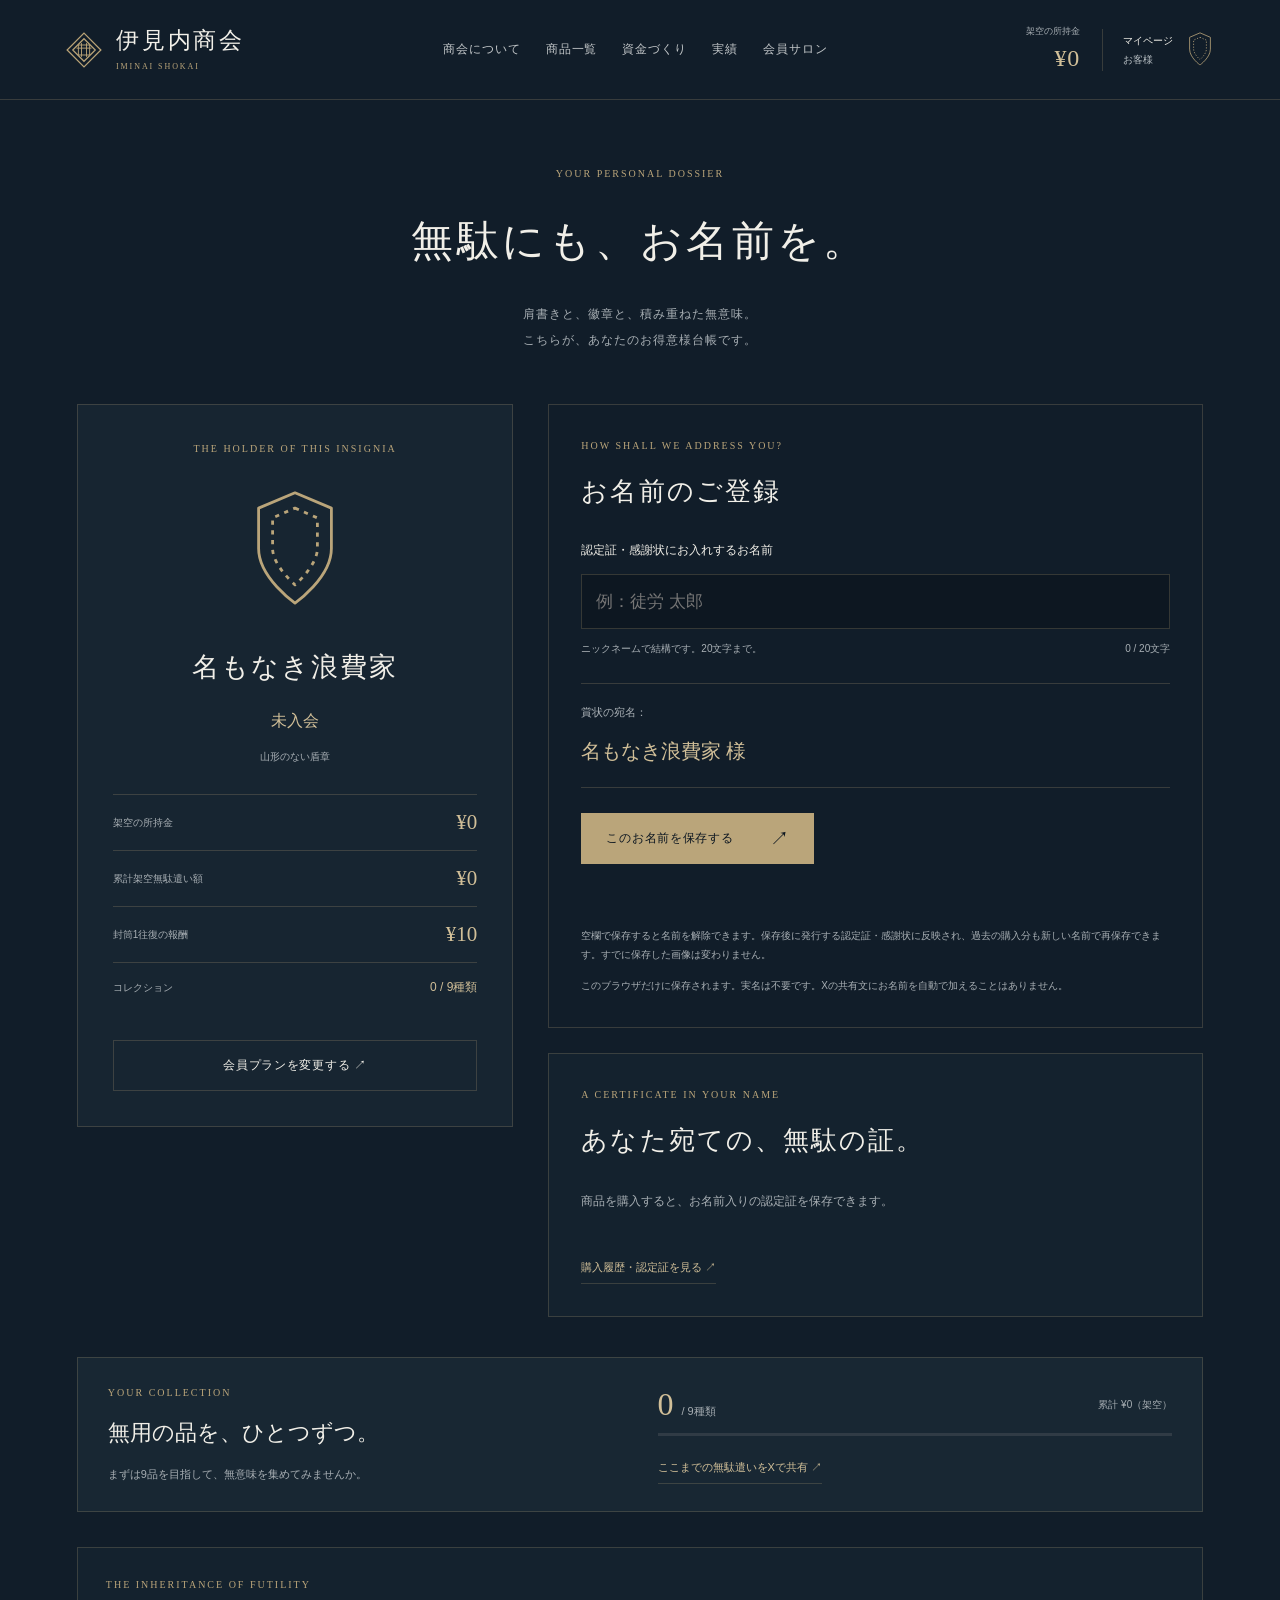
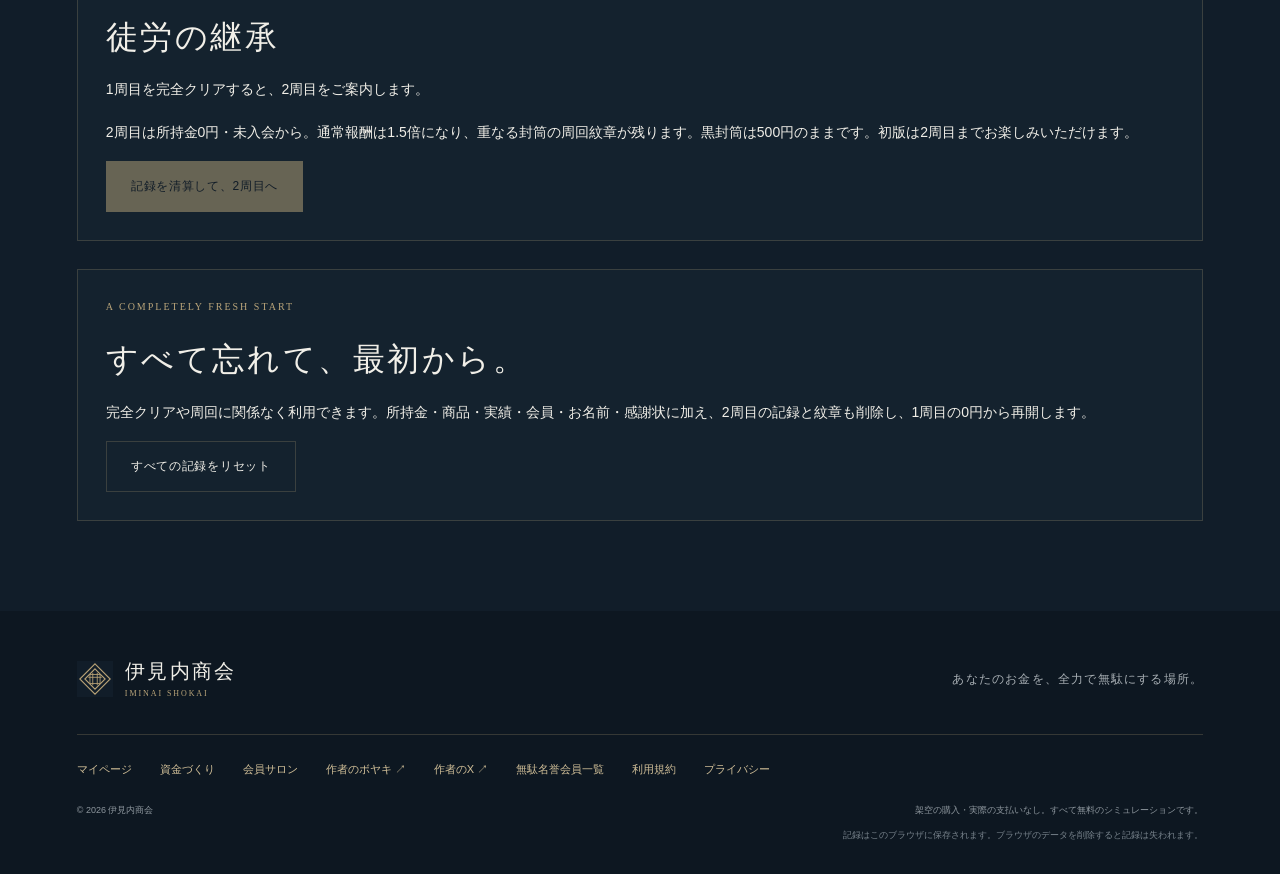
<file: mypage.html>
<!doctype html>
<html lang="ja">
<head>
<meta charset="utf-8">
<meta name="viewport" content="width=device-width, initial-scale=1">
<meta name="theme-color" content="#111d29">
<title>マイページ | 伊見内商会</title>
<link rel="icon" href="assets/images/mark.svg" type="image/svg+xml">
<link rel="stylesheet" href="css/style.css">
<link rel="stylesheet" href="css/experience.css">
<script defer src="js/storage.js"></script>
<script defer src="js/config.js"></script>
<script defer src="js/main.js"></script>
<script defer src="js/certificate.js"></script>
<script defer src="js/mypage.js"></script>
<script defer src="js/records.js"></script>
</head>
<body data-page="mypage">
<a class="skip" href="#main">本文へ移動</a>
<div id="site-header"></div>
<main id="main">
<section class="page-intro section">
<p class="eyebrow">YOUR PERSONAL DOSSIER</p>
<h1>無駄にも、お名前を。</h1>
<p>肩書きと、徽章と、積み重ねた無意味。<br>こちらが、あなたのお得意様台帳です。</p>
</section>
<section class="section mypage-section">
<div class="profile-grid">
<article class="profile-card" aria-label="お客様の会員情報">
<p class="eyebrow">THE HOLDER OF THIS INSIGNIA</p>
<div class="profile-insignia" id="profile-insignia"></div>
<h2 id="profile-display-name">名もなき浪費家</h2>
<p class="profile-rank" id="profile-rank">未入会</p>
<p class="profile-insignia-description" id="profile-insignia-description">山形のない盾章</p>
<dl class="profile-ledger"><div><dt>架空の所持金</dt><dd data-balance>¥0</dd></div><div><dt>累計架空無駄遣い額</dt><dd id="profile-spent">¥0</dd></div><div><dt>封筒1往復の報酬</dt><dd id="profile-work-rate">¥10</dd></div><div><dt>コレクション</dt><dd id="profile-collection">0 / 9種類</dd></div></dl>
<a class="button outline full" href="membership.html">会員プランを変更する ↗</a>
</article>
<div class="profile-edit-column">
<section class="profile-edit"><p class="eyebrow">HOW SHALL WE ADDRESS YOU?</p><h2>お名前のご登録</h2>
<form id="profile-form">
<label for="profile-name">認定証・感謝状にお入れするお名前</label>
<input id="profile-name" name="displayName" type="text" placeholder="例：徒労 太郎" autocomplete="nickname" aria-describedby="profile-name-help profile-name-count" spellcheck="false">
<div class="name-help-row"><p id="profile-name-help">ニックネームで結構です。20文字まで。</p><span id="profile-name-count">0 / 20文字</span></div>
<p class="name-preview">賞状の宛名：<strong id="certificate-name-preview">名もなき浪費家 様</strong></p>
<button class="button gold" type="submit">このお名前を保存する <span>↗</span></button>
<p class="profile-feedback" id="profile-feedback" role="status"></p>
</form>
<p class="fine">空欄で保存すると名前を解除できます。保存後に発行する認定証・感謝状に反映され、過去の購入分も新しい名前で再保存できます。すでに保存した画像は変わりません。</p>
<p class="fine">このブラウザだけに保存されます。実名は不要です。Xの共有文にお名前を自動で加えることはありません。</p>
</section>
<section class="named-certificate"><p class="eyebrow">A CERTIFICATE IN YOUR NAME</p><h2>あなた宛ての、無駄の証。</h2><p id="certificate-availability">商品を購入すると、お名前入りの認定証を保存できます。</p><button class="button outline full" id="save-latest-certificate" type="button" hidden>最新の購入認定証をPNGで保存 ↓</button><a class="button outline full" id="open-latest-certificate" hidden>最新の認定証の画像を開く ↗</a><a class="text-link" href="shop.html">購入履歴・認定証を見る ↗</a></section>
</div>
</div>
<div id="collection-status"></div>
<section class="lap-panel" aria-labelledby="lap-title"><p class="eyebrow">THE INHERITANCE OF FUTILITY</p><h2 id="lap-title">徒労の継承</h2><p id="lap-status" role="status"></p><p>2周目は所持金0円・未入会から。通常報酬は1.5倍になり、重なる封筒の周回紋章が残ります。黒封筒は500円のままです。初版は2周目までお楽しみいただけます。</p><button class="button gold" id="start-second-lap" type="button" disabled>記録を清算して、2周目へ</button></section>
<section class="reset-panel" aria-labelledby="reset-title"><p class="eyebrow">A COMPLETELY FRESH START</p><h2 id="reset-title">すべて忘れて、最初から。</h2><p>完全クリアや周回に関係なく利用できます。所持金・商品・実績・会員・お名前・感謝状に加え、2周目の記録と紋章も削除し、1周目の0円から再開します。</p><button class="button outline" id="reset-all-records" type="button">すべての記録をリセット</button></section>
<dialog class="record-dialog" id="record-dialog" aria-labelledby="record-dialog-title"><p class="eyebrow">PLEASE REVIEW YOUR RECORDS</p><h2 id="record-dialog-title"></h2><p id="record-dialog-description"></p><p id="record-dialog-retained"></p><a class="text-link" id="record-certificate" href="certificate.html?complete=1" target="_blank" rel="noopener">削除前に感謝状の画像を開く ↗</a><label><input type="checkbox" id="record-acknowledge">この操作は取り消せず、保存していない認定証・感謝状も再発行できなくなることを確認しました。</label><div class="inline-actions"><button class="button outline" id="record-cancel" type="button" autofocus>キャンセル</button><button class="button danger" id="record-confirm" type="button" disabled>実行する</button></div><p class="fine" id="record-error" role="alert"></p></dialog>
</section>
</main>
<div id="site-footer"></div><div id="toast-region" aria-live="polite"></div>
</body>
</html>
</file>
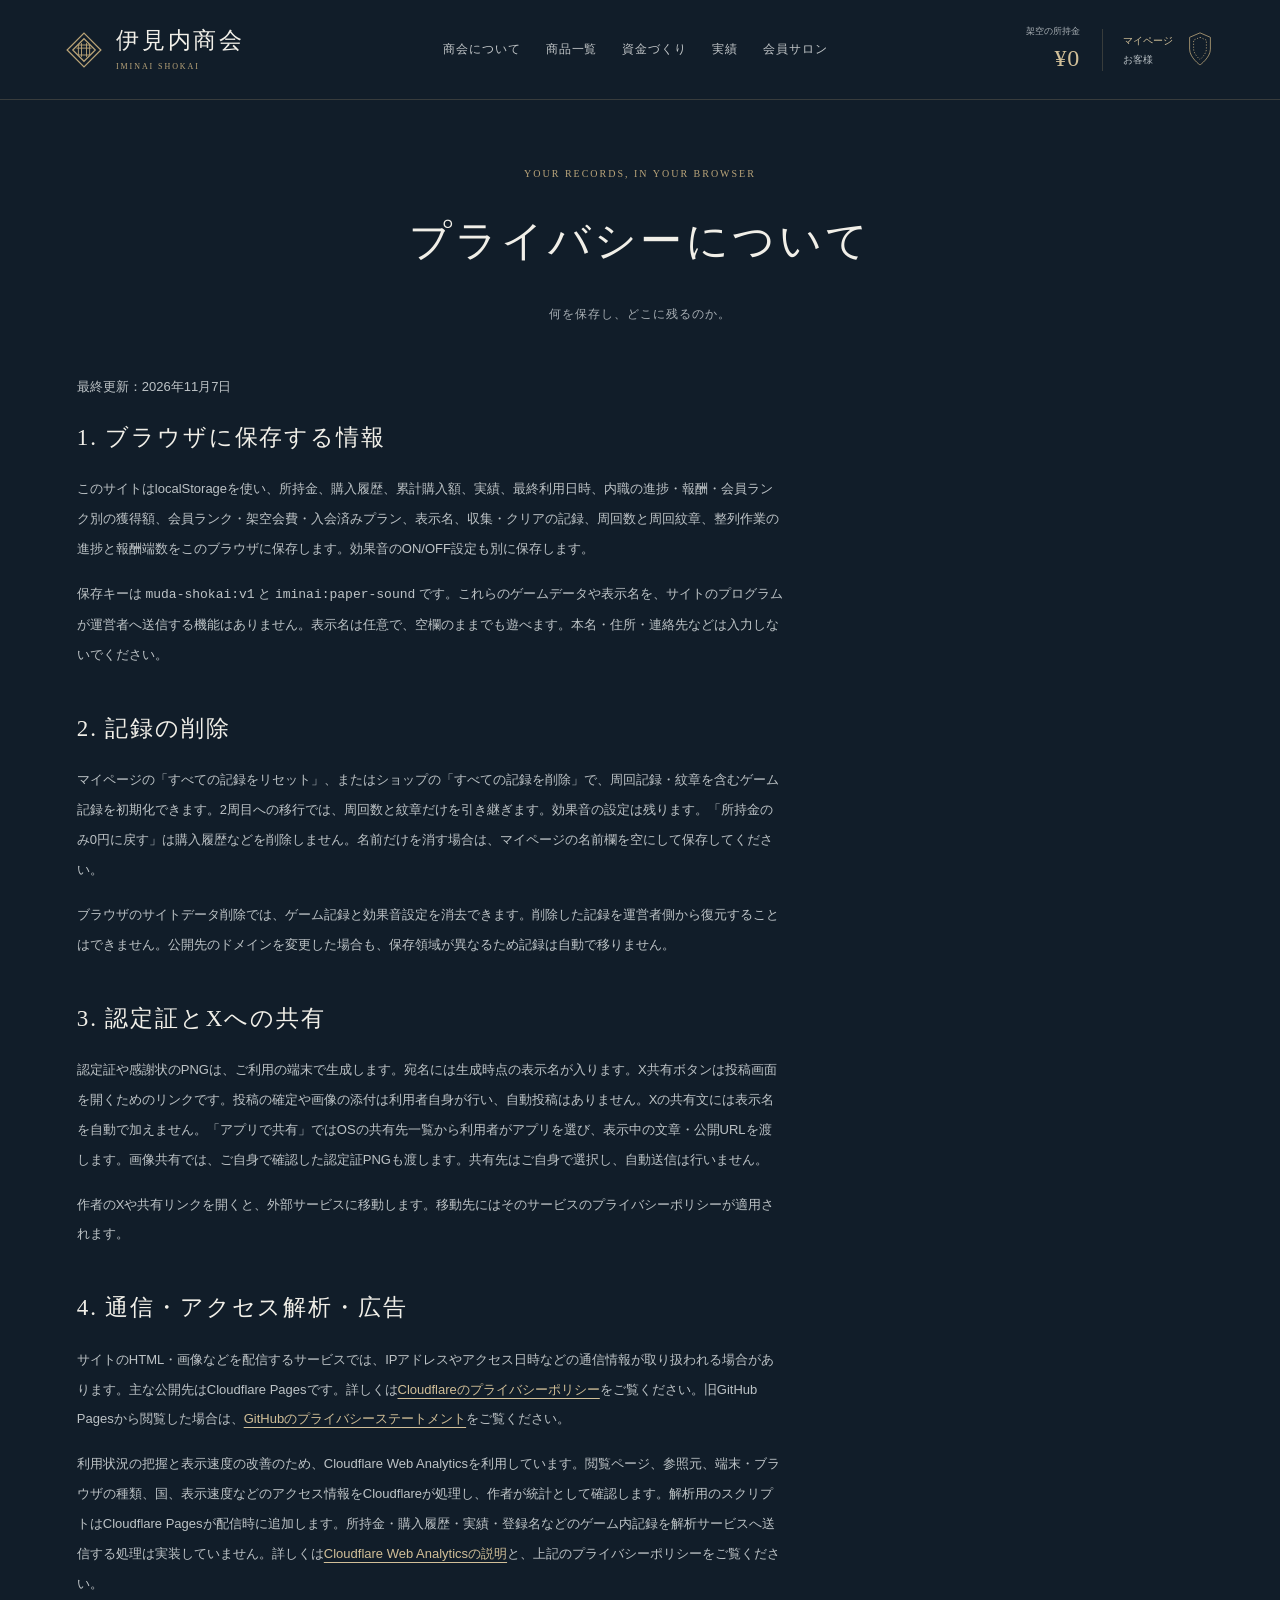
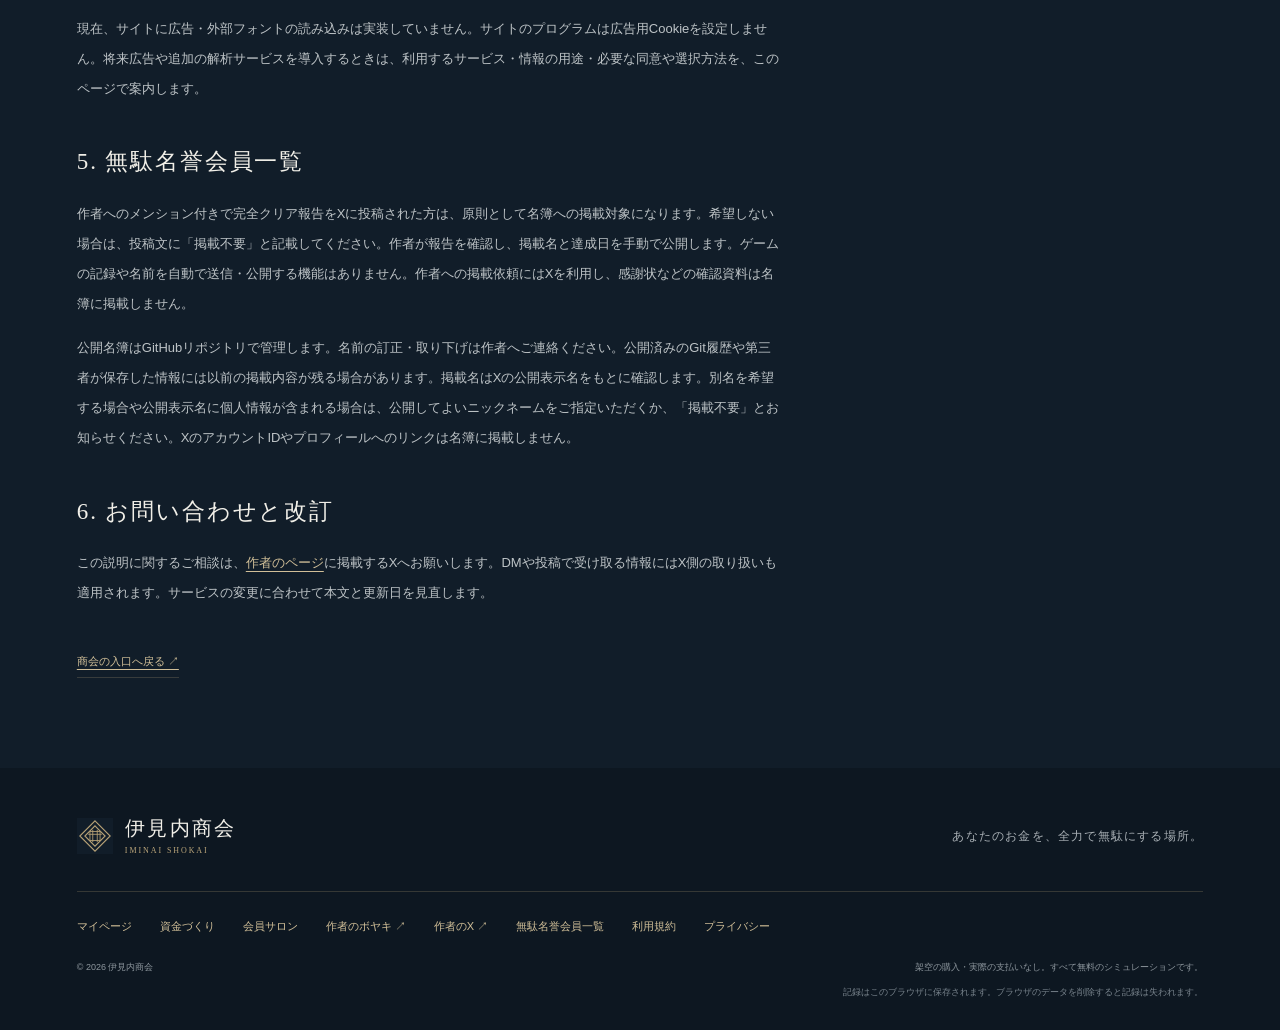
<file: privacy.html>
<!doctype html>
<html lang="ja">
<head>
<meta charset="utf-8">
<meta name="viewport" content="width=device-width, initial-scale=1">
<meta name="theme-color" content="#111d29">
<title>プライバシーについて | 伊見内商会</title>
<link rel="icon" href="assets/images/mark.svg" type="image/svg+xml">
<link rel="stylesheet" href="css/style.css">
<link rel="stylesheet" href="css/experience.css">
<script defer src="js/storage.js"></script>
<script defer src="js/config.js"></script>
<script defer src="js/main.js"></script>
</head>
<body data-page="privacy">
<a class="skip" href="#main">本文へ移動</a>
<div id="site-header"></div>
<main id="main">
<section class="page-intro section">
<p class="eyebrow">YOUR RECORDS, IN YOUR BROWSER</p>
<h1>プライバシーについて</h1>
<p>何を保存し、どこに残るのか。</p>
</section>
<article class="section legal-copy">
<p class="legal-date">最終更新：2026年11月7日</p>
<section><h2>1. ブラウザに保存する情報</h2><p>このサイトはlocalStorageを使い、所持金、購入履歴、累計購入額、実績、最終利用日時、内職の進捗・報酬・会員ランク別の獲得額、会員ランク・架空会費・入会済みプラン、表示名、収集・クリアの記録、周回数と周回紋章、整列作業の進捗と報酬端数をこのブラウザに保存します。効果音のON/OFF設定も別に保存します。</p><p>保存キーは <code>muda-shokai:v1</code> と <code>iminai:paper-sound</code> です。これらのゲームデータや表示名を、サイトのプログラムが運営者へ送信する機能はありません。表示名は任意で、空欄のままでも遊べます。本名・住所・連絡先などは入力しないでください。</p></section>
<section><h2>2. 記録の削除</h2><p>マイページの「すべての記録をリセット」、またはショップの「すべての記録を削除」で、周回記録・紋章を含むゲーム記録を初期化できます。2周目への移行では、周回数と紋章だけを引き継ぎます。効果音の設定は残ります。「所持金のみ0円に戻す」は購入履歴などを削除しません。名前だけを消す場合は、マイページの名前欄を空にして保存してください。</p><p>ブラウザのサイトデータ削除では、ゲーム記録と効果音設定を消去できます。削除した記録を運営者側から復元することはできません。公開先のドメインを変更した場合も、保存領域が異なるため記録は自動で移りません。</p></section>
<section><h2>3. 認定証とXへの共有</h2><p>認定証や感謝状のPNGは、ご利用の端末で生成します。宛名には生成時点の表示名が入ります。X共有ボタンは投稿画面を開くためのリンクです。投稿の確定や画像の添付は利用者自身が行い、自動投稿はありません。Xの共有文には表示名を自動で加えません。「アプリで共有」ではOSの共有先一覧から利用者がアプリを選び、表示中の文章・公開URLを渡します。画像共有では、ご自身で確認した認定証PNGも渡します。共有先はご自身で選択し、自動送信は行いません。</p><p>作者のXや共有リンクを開くと、外部サービスに移動します。移動先にはそのサービスのプライバシーポリシーが適用されます。</p></section>
<section><h2>4. 通信・アクセス解析・広告</h2><p>サイトのHTML・画像などを配信するサービスでは、IPアドレスやアクセス日時などの通信情報が取り扱われる場合があります。主な公開先はCloudflare Pagesです。詳しくは<a href="https://www.cloudflare.com/privacypolicy/" target="_blank" rel="noopener noreferrer">Cloudflareのプライバシーポリシー</a>をご覧ください。旧GitHub Pagesから閲覧した場合は、<a href="https://docs.github.com/en/site-policy/privacy-policies/github-general-privacy-statement" target="_blank" rel="noopener noreferrer">GitHubのプライバシーステートメント</a>をご覧ください。</p><p>利用状況の把握と表示速度の改善のため、Cloudflare Web Analyticsを利用しています。閲覧ページ、参照元、端末・ブラウザの種類、国、表示速度などのアクセス情報をCloudflareが処理し、作者が統計として確認します。解析用のスクリプトはCloudflare Pagesが配信時に追加します。所持金・購入履歴・実績・登録名などのゲーム内記録を解析サービスへ送信する処理は実装していません。詳しくは<a href="https://developers.cloudflare.com/web-analytics/about/" target="_blank" rel="noopener noreferrer">Cloudflare Web Analyticsの説明</a>と、上記のプライバシーポリシーをご覧ください。</p><p>現在、サイトに広告・外部フォントの読み込みは実装していません。サイトのプログラムは広告用Cookieを設定しません。将来広告や追加の解析サービスを導入するときは、利用するサービス・情報の用途・必要な同意や選択方法を、このページで案内します。</p></section>
<section id="honor-roll-privacy"><h2>5. 無駄名誉会員一覧</h2><p>作者へのメンション付きで完全クリア報告をXに投稿された方は、原則として名簿への掲載対象になります。希望しない場合は、投稿文に「掲載不要」と記載してください。作者が報告を確認し、掲載名と達成日を手動で公開します。ゲームの記録や名前を自動で送信・公開する機能はありません。作者への掲載依頼にはXを利用し、感謝状などの確認資料は名簿に掲載しません。</p><p>公開名簿はGitHubリポジトリで管理します。名前の訂正・取り下げは作者へご連絡ください。公開済みのGit履歴や第三者が保存した情報には以前の掲載内容が残る場合があります。掲載名はXの公開表示名をもとに確認します。別名を希望する場合や公開表示名に個人情報が含まれる場合は、公開してよいニックネームをご指定いただくか、「掲載不要」とお知らせください。XのアカウントIDやプロフィールへのリンクは名簿に掲載しません。</p></section>
<section><h2>6. お問い合わせと改訂</h2><p>この説明に関するご相談は、<a href="author.html#creator">作者のページ</a>に掲載するXへお願いします。DMや投稿で受け取る情報にはX側の取り扱いも適用されます。サービスの変更に合わせて本文と更新日を見直します。</p></section>
<a class="text-link" href="index.html">商会の入口へ戻る ↗</a>
</article>
</main>
<div id="site-footer"></div>
<div id="toast-region" aria-live="polite"></div>
</body>
</html>
</file>
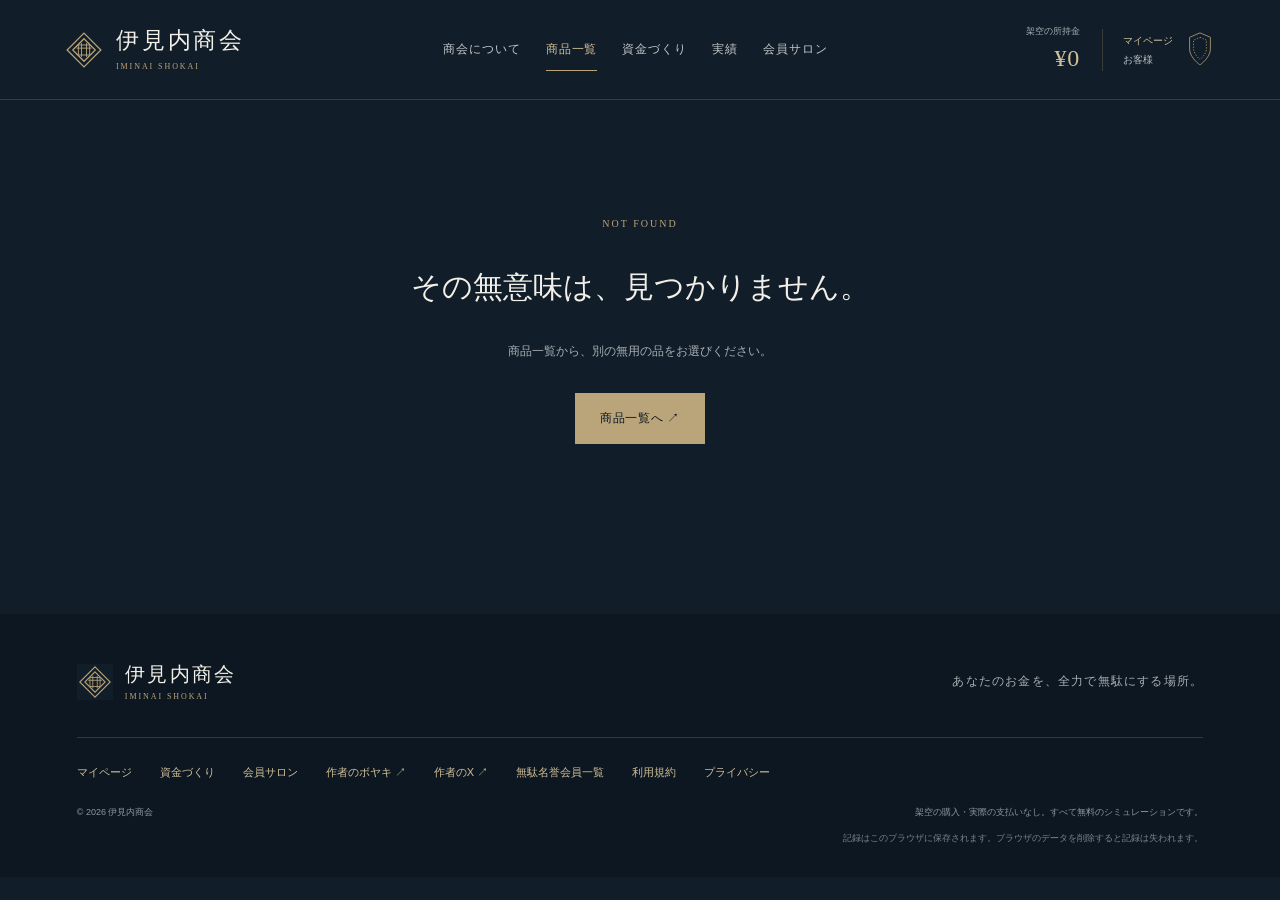
<file: product.html>
<!doctype html>
<html lang="ja">
<head>
<meta charset="utf-8">
<meta name="viewport" content="width=device-width, initial-scale=1">
<meta name="theme-color" content="#111d29">
<title>商品詳細・架空レビュー | 伊見内商会</title>
<link rel="icon" href="assets/images/mark.svg" type="image/svg+xml">
<link rel="stylesheet" href="css/style.css">
<link rel="stylesheet" href="css/experience.css">
<script defer src="js/storage.js">
</script>
<script defer src="js/config.js"></script>
<script defer src="js/main.js">
</script>
<script defer src="js/certificate.js">
</script>
<script defer src="js/reviews.js">
</script>
<script defer src="js/product.js">
</script>
<script defer src="js/shop.js">
</script>
</head>
<body data-page="shop">
<a class="skip" href="#main">本文へ移動</a>
<div id="site-header">
</div>
<main id="main">
<div class="section product-detail-section" id="product-detail">
</div>
</main>
<div id="site-footer">
</div>
<dialog id="purchase-dialog" aria-labelledby="dialog-title">
<button class="dialog-close" aria-label="閉じる">×</button>
<div id="dialog-content">
</div>
</dialog>
<div id="toast-region" aria-live="polite">
</div>
</body>
</html>
</file>
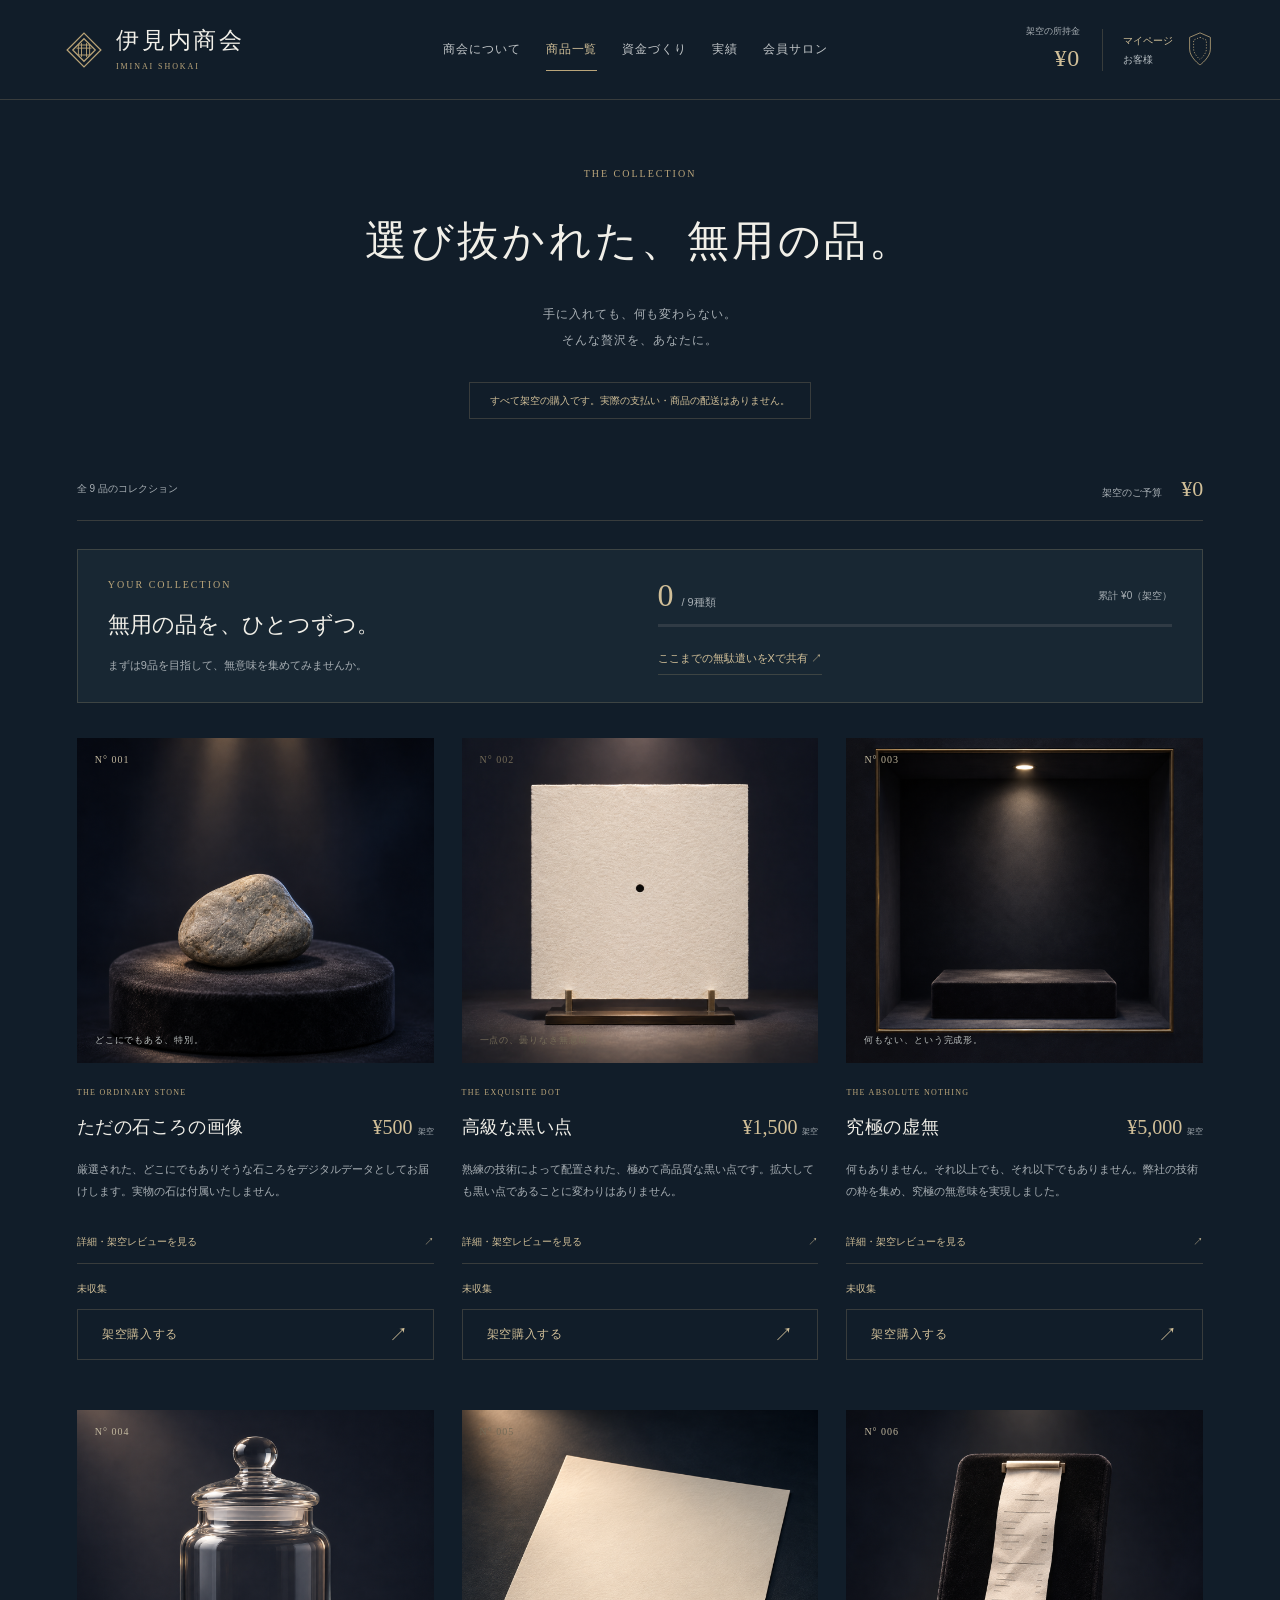
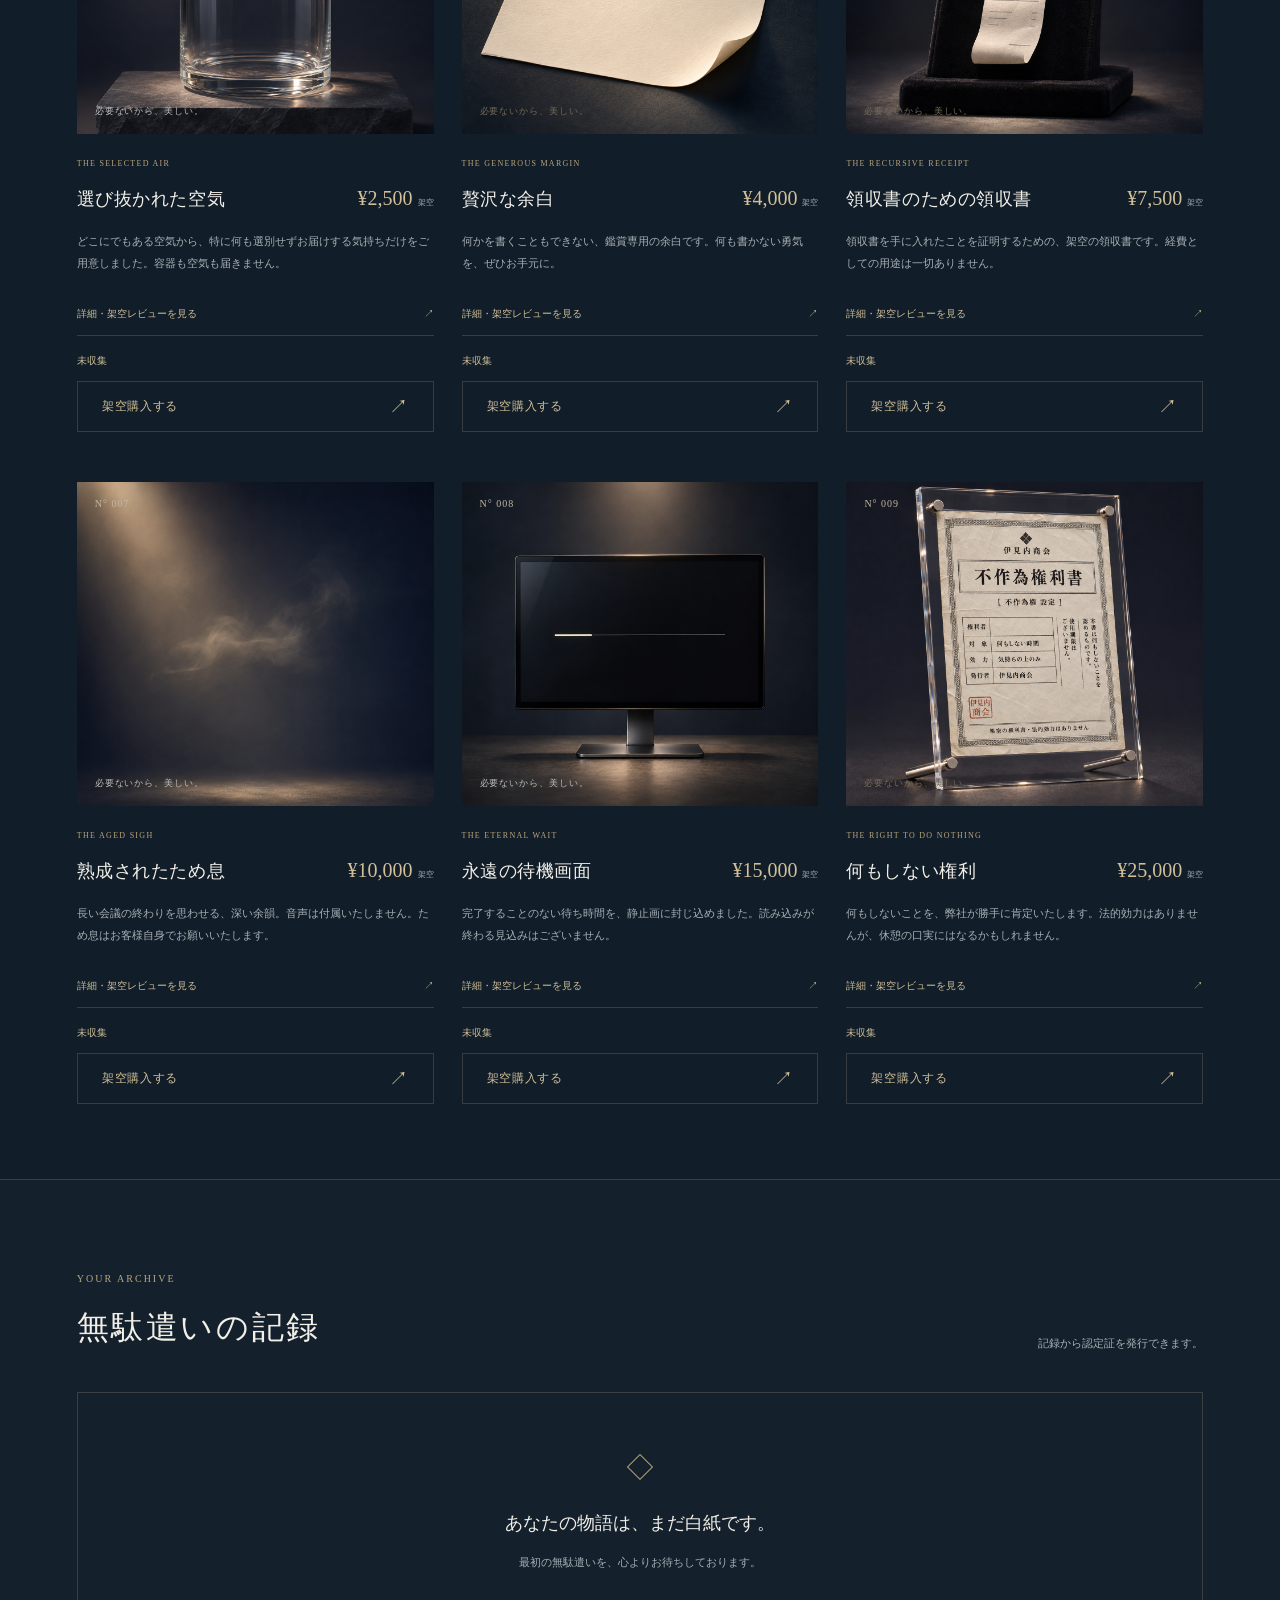
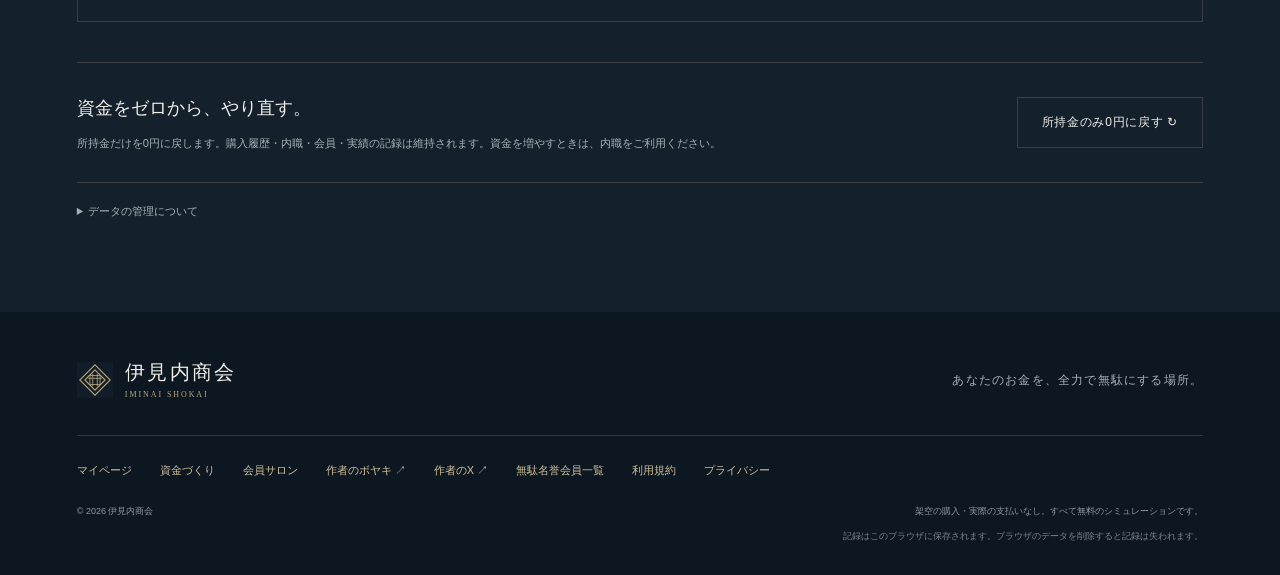
<file: shop.html>
<!doctype html>
<html lang="ja">
<head>
<meta charset="utf-8">
<meta name="viewport" content="width=device-width, initial-scale=1">
<meta name="theme-color" content="#111d29">
<title>商品一覧 | 伊見内商会</title>
<link rel="icon" href="assets/images/mark.svg" type="image/svg+xml">
<link rel="stylesheet" href="css/style.css">
<link rel="stylesheet" href="css/experience.css">
<script defer src="js/storage.js">
</script>
<script defer src="js/config.js"></script>
<script defer src="js/main.js">
</script>
<script defer src="js/certificate.js">
</script>
<script defer src="js/shop.js">
</script>
</head>
<body data-page="shop">
<a class="skip" href="#main">本文へ移動</a>
<div id="site-header">
</div>
<main id="main">
<section class="page-intro section">
<p class="eyebrow">THE COLLECTION</p>
<h1>選び抜かれた、無用の品。</h1>
<p>手に入れても、何も変わらない。<br>そんな贅沢を、あなたに。</p>
<div class="notice">すべて架空の購入です。実際の支払い・商品の配送はありません。</div>
</section>
<section class="section shop-section">
<div class="collection-bar">
<span>全 <span data-product-total>9</span> 品のコレクション</span>
<span>架空のご予算 <strong data-balance>¥0</strong>
</span>
</div>
<div id="collection-status">
</div>
<div class="product-grid" id="shop-products">
</div>
<section id="private-collection" class="private-collection" hidden aria-label="お得意様への特別なご案内"></section>
</section>
<section class="section account-section">
<div class="section-heading">
<div>
<p class="eyebrow">YOUR ARCHIVE</p>
<h2>無駄遣いの記録</h2>
</div>
<span class="subtle">記録から認定証を発行できます。</span>
</div>
<div id="purchase-history">
</div>
<div class="account-actions">
<div>
<h3>資金をゼロから、やり直す。</h3>
<p>所持金だけを0円に戻します。購入履歴・内職・会員・実績の記録は維持されます。資金を増やすときは、内職をご利用ください。</p>
</div>
<button class="button outline" id="reset-balance">所持金のみ0円に戻す ↻</button>
</div>
<details class="data-settings">
<summary>データの管理について</summary>
<p>記録はこのブラウザのlocalStorageに保存されます。別の端末とは同期されません。ブラウザのデータを削除すると記録が失われます。</p>
<button class="danger-button" id="delete-records">すべての記録を削除</button>
</details>
</section>
</main>
<div id="site-footer">
</div>
<dialog id="purchase-dialog" aria-labelledby="dialog-title">
<button class="dialog-close" aria-label="閉じる">×</button>
<div id="dialog-content">
</div>
</dialog>
<div id="toast-region" aria-live="polite">
</div>
</body>
</html>
</file>
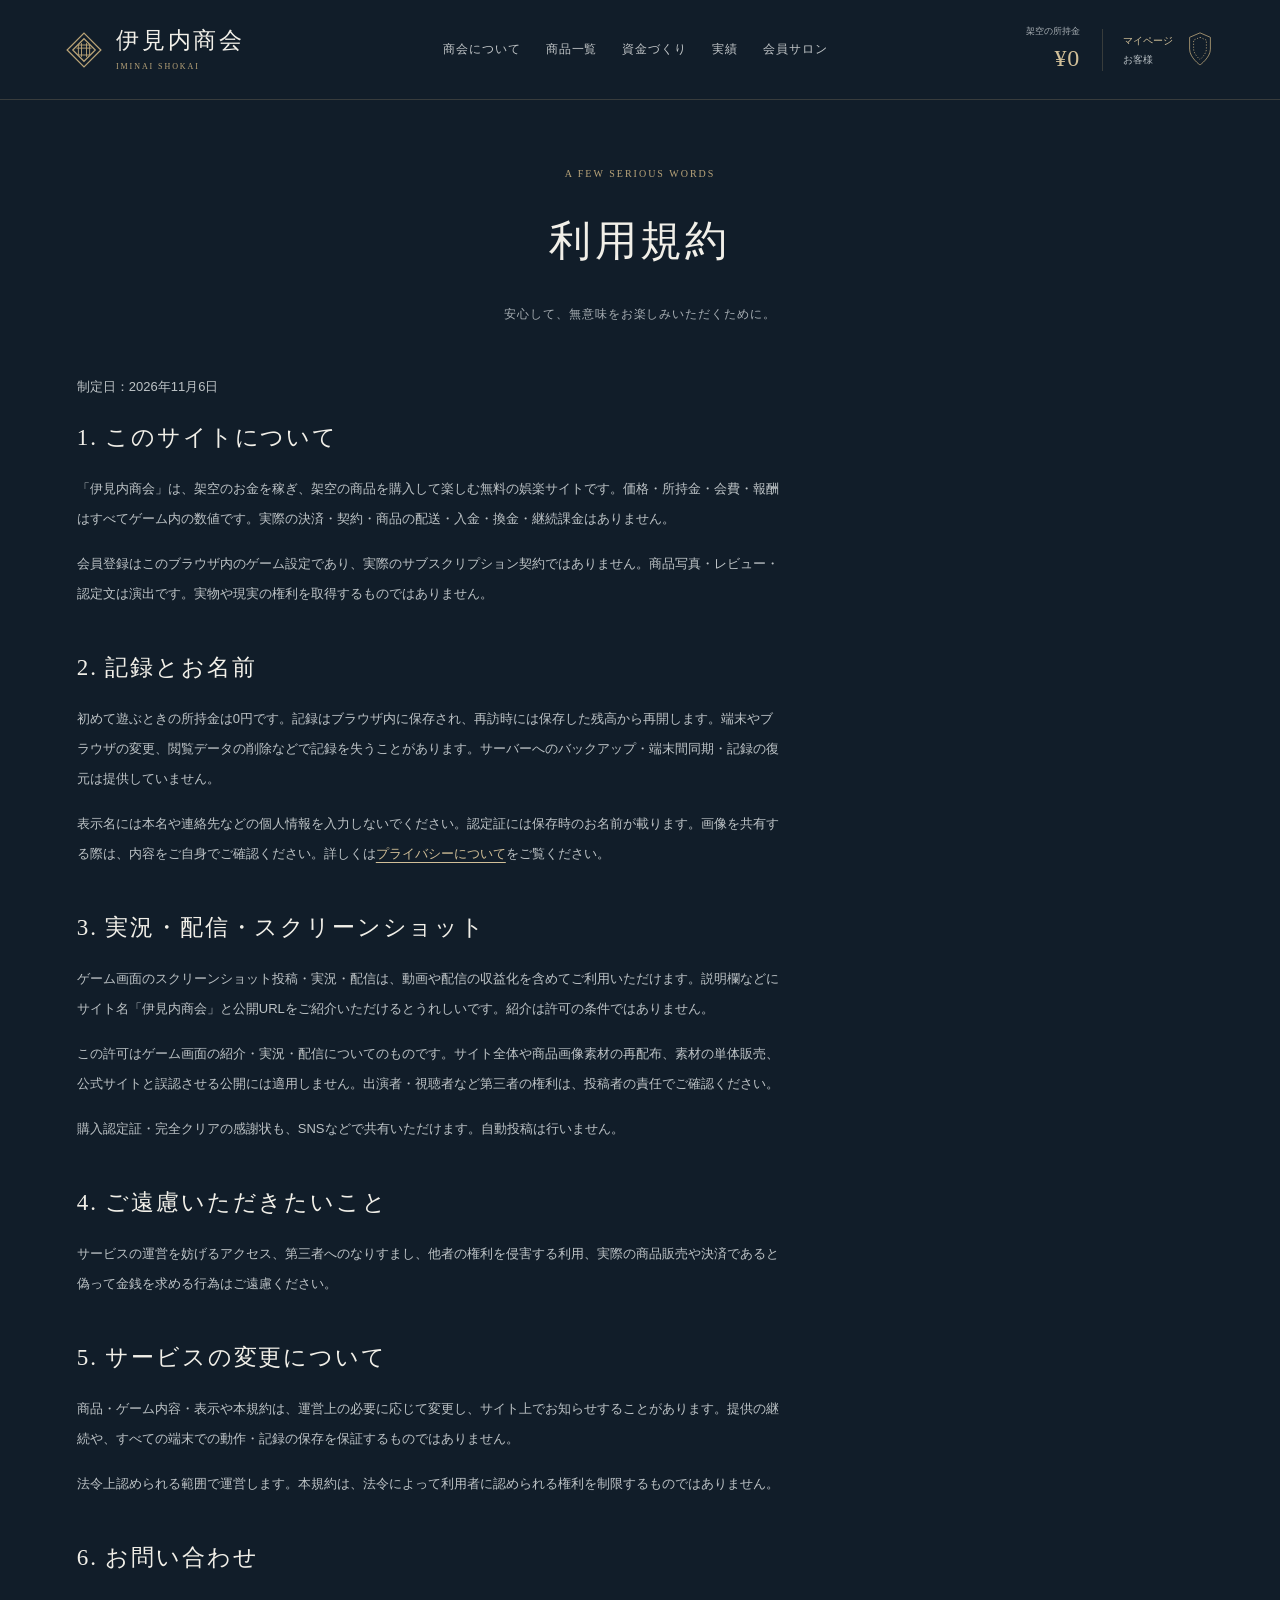
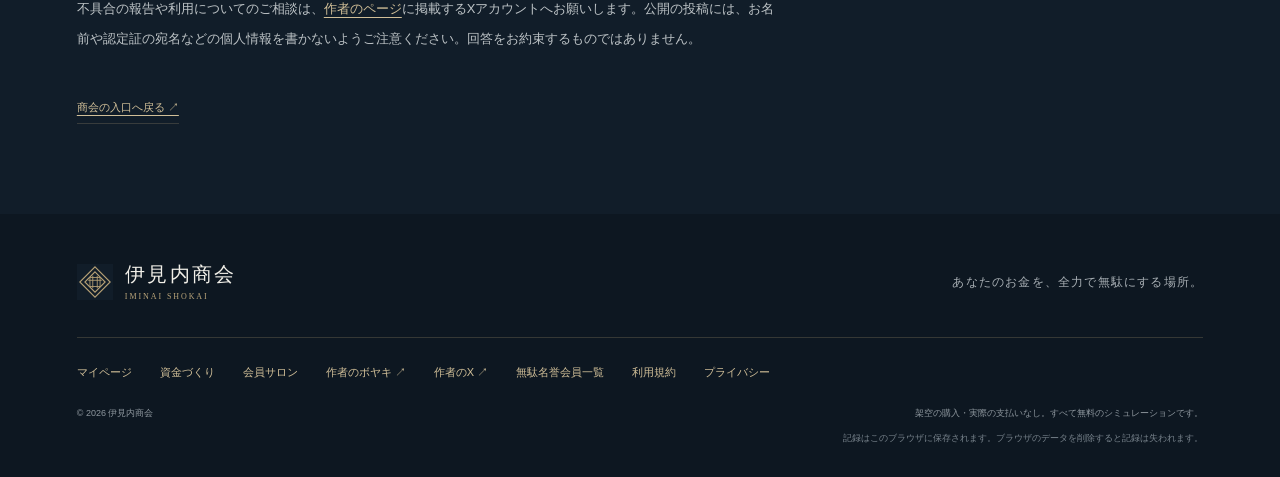
<file: terms.html>
<!doctype html>
<html lang="ja">
<head>
<meta charset="utf-8">
<meta name="viewport" content="width=device-width, initial-scale=1">
<meta name="theme-color" content="#111d29">
<title>利用規約 | 伊見内商会</title>
<link rel="icon" href="assets/images/mark.svg" type="image/svg+xml">
<link rel="stylesheet" href="css/style.css">
<link rel="stylesheet" href="css/experience.css">
<script defer src="js/storage.js"></script>
<script defer src="js/config.js"></script>
<script defer src="js/main.js"></script>
</head>
<body data-page="terms">
<a class="skip" href="#main">本文へ移動</a>
<div id="site-header"></div>
<main id="main">
<section class="page-intro section">
<p class="eyebrow">A FEW SERIOUS WORDS</p>
<h1>利用規約</h1>
<p>安心して、無意味をお楽しみいただくために。</p>
</section>
<article class="section legal-copy">
<p class="legal-date">制定日：2026年11月6日</p>
<section><h2>1. このサイトについて</h2><p>「伊見内商会」は、架空のお金を稼ぎ、架空の商品を購入して楽しむ無料の娯楽サイトです。価格・所持金・会費・報酬はすべてゲーム内の数値です。実際の決済・契約・商品の配送・入金・換金・継続課金はありません。</p><p>会員登録はこのブラウザ内のゲーム設定であり、実際のサブスクリプション契約ではありません。商品写真・レビュー・認定文は演出です。実物や現実の権利を取得するものではありません。</p></section>
<section><h2>2. 記録とお名前</h2><p>初めて遊ぶときの所持金は0円です。記録はブラウザ内に保存され、再訪時には保存した残高から再開します。端末やブラウザの変更、閲覧データの削除などで記録を失うことがあります。サーバーへのバックアップ・端末間同期・記録の復元は提供していません。</p><p>表示名には本名や連絡先などの個人情報を入力しないでください。認定証には保存時のお名前が載ります。画像を共有する際は、内容をご自身でご確認ください。詳しくは<a href="privacy.html">プライバシーについて</a>をご覧ください。</p></section>
<section id="streaming"><h2>3. 実況・配信・スクリーンショット</h2><p data-streaming-policy>ゲーム画面のスクリーンショット投稿・実況・配信は、動画や配信の収益化を含めてご利用いただけます。説明欄などにサイト名「伊見内商会」と公開URLをご紹介いただけるとうれしいです。紹介は許可の条件ではありません。</p><p class="draft-note" data-streaming-pending hidden>この項目の公開方針は確認中です。</p><p>この許可はゲーム画面の紹介・実況・配信についてのものです。サイト全体や商品画像素材の再配布、素材の単体販売、公式サイトと誤認させる公開には適用しません。出演者・視聴者など第三者の権利は、投稿者の責任でご確認ください。</p><p>購入認定証・完全クリアの感謝状も、SNSなどで共有いただけます。自動投稿は行いません。</p></section>
<section><h2>4. ご遠慮いただきたいこと</h2><p>サービスの運営を妨げるアクセス、第三者へのなりすまし、他者の権利を侵害する利用、実際の商品販売や決済であると偽って金銭を求める行為はご遠慮ください。</p></section>
<section><h2>5. サービスの変更について</h2><p>商品・ゲーム内容・表示や本規約は、運営上の必要に応じて変更し、サイト上でお知らせすることがあります。提供の継続や、すべての端末での動作・記録の保存を保証するものではありません。</p><p>法令上認められる範囲で運営します。本規約は、法令によって利用者に認められる権利を制限するものではありません。</p></section>
<section><h2>6. お問い合わせ</h2><p>不具合の報告や利用についてのご相談は、<a href="author.html#creator">作者のページ</a>に掲載するXアカウントへお願いします。公開の投稿には、お名前や認定証の宛名などの個人情報を書かないようご注意ください。回答をお約束するものではありません。</p></section>
<a class="text-link" href="index.html">商会の入口へ戻る ↗</a>
</article>
</main>
<div id="site-footer"></div>
<div id="toast-region" aria-live="polite"></div>
</body>
</html>
</file>
<file: css/style.css>
@charset "UTF-8";
:root {
  --navy:#111d29;
  --deep:#0d1721;
  --panel:#192633;
  --gold:#baa57a;
  --gold-light:#d1bf98;
  --paper:#f1efe8;
  --ink:#202d36;
  --muted:#a8afb4;
  --line:rgba(186,165,122,.23);
  --serif:"Yu Mincho","Hiragino Mincho ProN","Noto Serif CJK JP",serif;
  --sans:"Yu Gothic","Hiragino Kaku Gothic ProN",Meiryo,sans-serif
}
* {
  box-sizing:border-box
}
html {
  scroll-behavior:smooth;
  scroll-padding-top:100px
}
body {
  margin:0;
  background:var(--navy);
  color:var(--paper);
  font:14px/1.9 var(--sans);
  -webkit-font-smoothing:antialiased
}
a {
  color:inherit;
  text-decoration:none
}
button,input {
  font:inherit
}
button,a {
  -webkit-tap-highlight-color:transparent
}
button {
  cursor:pointer
}
button:disabled {
  cursor:not-allowed;
  opacity:.5
}
img {
  max-width:100%;
  display:block
}
h1,h2,h3,p {
  margin:0
}
h1,h2,h3 {
  font-family:var(--serif);
  font-weight:500
}
h2 {
  font-size:32px;
  line-height:1.7;
  letter-spacing:.08em
}
button {
  color:inherit
}
button:focus-visible,a:focus-visible,summary:focus-visible {
  outline:2px solid var(--gold-light);
  outline-offset:6px
}
::selection {
  background:#baa57a;
  color:var(--deep)
}
.section {
  padding:90px max(6%,calc((100vw - 1280px)/2))
}
.eyebrow {
  font-family:Georgia,serif;
  font-size:10px;
  letter-spacing:.2em;
  color:var(--gold);
  line-height:1.8
}
.subtle {
  font-size:11px;
  color:var(--muted)
}
.fine {
  font-size:10px;
  line-height:1.9;
  color:var(--muted)
}
.skip {
  position:fixed;
  top:-100px;
  left:20px;
  z-index:200;
  background:var(--gold);
  color:var(--deep);
  padding:10px
}
.skip:focus {
  top:10px
}
.site-header {
  height:100px;
  padding:0 5%;
  display:flex;
  align-items:center;
  justify-content:space-between;
  border-bottom:1px solid var(--line);
  gap:30px;
  background:var(--navy)
}
.brand {
  display:flex;
  gap:12px;
  align-items:center;
  flex-shrink:0
}
.brand>span {
  font-family:var(--serif);
  font-size:23px;
  letter-spacing:.12em;
  line-height:1.5
}
.brand small {
  display:block;
  font:8px/2 Georgia,serif;
  letter-spacing:.24em;
  color:var(--gold)
}
.site-header nav {
  display:flex;
  gap:36px;
  height:100%;
  align-items:center
}
.site-header nav a {
  font-size:12px;
  letter-spacing:.08em;
  position:relative;
  padding:10px 0;
  color:#c2c6c8
}
.site-header nav a:hover,.site-header nav a[aria-current] {
  color:var(--gold-light)
}
.site-header nav a[aria-current]:after {
  content:"";
  position:absolute;
  bottom:0;
  left:0;
  right:0;
  height:1px;
  background:var(--gold)
}
.header-wallet {
  display:flex;
  align-items:center;
  gap:18px;
  padding-left:28px;
  border-left:1px solid var(--line)
}
.header-wallet>span {
  font-size:10px;
  color:var(--muted)
}
.header-wallet strong {
  font:24px/1.4 Georgia,serif;
  letter-spacing:.03em;
  color:var(--gold-light)
}
.hero {
  position:relative;
  min-height:710px;
  max-width:1600px;
  margin:auto;
  display:grid;
  grid-template-columns:1fr 1fr;
  align-items:center;
  padding:70px 6% 100px;
  gap:5%
}
.hero-copy {
  position:relative;
  z-index:1
}
.hero h1 {
  font-size:clamp(38px,4.2vw,63px);
  letter-spacing:.1em;
  line-height:1.75;
  margin:20px 0 22px
}
.hero h1 span {
  color:var(--gold-light)
}
.hero-description {
  font-size:13px;
  color:#c0c5c8;
  letter-spacing:.1em;
  line-height:2.2;
  margin-bottom:30px
}
.button {
  min-height:49px;
  padding:13px 24px;
  border:1px solid var(--line);
  display:inline-flex;
  align-items:center;
  justify-content:space-between;
  gap:36px;
  font-size:12px;
  letter-spacing:.06em;
  background:transparent;
  transition:background .25s,color .25s,transform .25s,border-color .25s
}
.button span {
  font-family:var(--sans);
  font-size:19px;
  line-height:1
}
.button:hover:not(:disabled) {
  border-color:var(--gold);
  background:rgba(186,165,122,.08);
  transform:translateY(-2px)
}
.button.gold {
  background:var(--gold);
  border-color:var(--gold);
  color:var(--deep)
}
.button.gold:hover:not(:disabled) {
  background:var(--gold-light)
}
.hero .fine {
  margin-top:16px;
  font-size:9px
}
.hero-art {
  position:relative;
  align-self:stretch;
  display:flex;
  flex-direction:column;
  justify-content:center;
  padding-top:36px
}
.hero-art>img {
  width:100%;
  aspect-ratio:1.07;
  object-fit:cover
}
.art-coordinate {
  position:absolute;
  top:20px;
  left:0;
  font:9px/1.5 Georgia,serif;
  letter-spacing:.16em;
  color:var(--gold)
}
.exhibit-caption {
  display:flex;
  justify-content:space-between;
  border-top:1px solid var(--line);
  padding:17px 0 0;
  font-family:var(--serif);
  font-size:14px;
  letter-spacing:.1em
}
.exhibit-caption>span:last-child {
  font-family:Georgia,serif;
  font-size:20px;
  color:var(--gold-light)
}
.exhibit-caption small {
  font:9px var(--sans);
  color:var(--muted);
  margin-left:7px
}
.art-note {
  font-size:10px;
  color:var(--muted);
  margin-top:4px;
  letter-spacing:.08em
}
.scroll-cue {
  position:absolute;
  left:6%;
  bottom:28px;
  font:8px/1.5 Georgia,serif;
  letter-spacing:.15em;
  color:var(--gold)
}
.scroll-cue span {
  margin-left:25px;
  font-size:20px
}
.philosophy {
  background:var(--paper);
  color:var(--ink);
  display:grid;
  grid-template-columns:1fr 1.15fr;
  gap:10%;
  padding-top:92px;
  padding-bottom:92px
}
.philosophy .eyebrow {
  color:#87734e;
  margin-bottom:24px
}
.philosophy h2 {
  font-size:38px;
  line-height:1.8
}
.prose {
  padding-top:6px;
  font-size:13px;
  color:#51595d;
  line-height:2.25
}
.prose>p+p {
  margin-top:22px
}
.prose .simulation-note {
  border-top:1px solid #d3cec1;
  padding-top:21px;
  font-size:11px;
  display:flex;
  gap:12px;
  color:#687074
}
.simulation-note>span {
  color:#8e7c58;
  font-size:16px
}
.section-heading {
  display:flex;
  justify-content:space-between;
  align-items:end;
  gap:24px;
  margin-bottom:38px
}
.section-heading h2 {
  margin-top:12px
}
.text-link {
  border:0;
  background:transparent;
  color:var(--gold-light);
  font-size:11px;
  display:inline-flex;
  gap:26px;
  align-items:center;
  padding:5px 0;
  border-bottom:1px solid var(--line)
}
.text-link:hover {
  border-color:var(--gold)
}
.product-grid {
  display:grid;
  grid-template-columns:repeat(3,minmax(0,1fr));
  gap:28px
}
.product-card {
  min-width:0
}
.product-image {
  display:block;
  position:relative;
  overflow:hidden;
  background:var(--panel);
  aspect-ratio:1.1
}
.product-image img {
  height:100%;
  width:100%;
  object-fit:cover;
  transition:transform .7s
}
.product-image:hover img {
  transform:scale(1.035)
}
.product-number {
  position:absolute;
  top:16px;
  left:18px;
  font:10px Georgia,serif;
  color:#c1b79e;
  letter-spacing:.1em
}
.product-card:nth-child(2) .product-number,.product-card:nth-child(2) .product-label {
  color:#746b57
}
.product-label {
  position:absolute;
  bottom:14px;
  left:18px;
  font-size:9px;
  letter-spacing:.1em;
  color:#bcc0bf
}
.product-info {
  padding-top:23px
}
.product-info .eyebrow {
  font-size:8px;
  letter-spacing:.16em
}
.product-title {
  display:flex;
  align-items:center;
  justify-content:space-between;
  gap:8px;
  margin:10px 0 14px
}
.product-title h3 {
  font-size:18px;
  letter-spacing:.03em
}
.product-title>span {
  font:20px Georgia,serif;
  white-space:nowrap;
  color:var(--gold-light)
}
.product-title small,.history-row strong small {
  font:8px var(--sans);
  margin-left:5px;
  color:var(--muted)
}
.product-description {
  font-size:11px;
  line-height:2;
  color:var(--muted)
}
.product-more {
  display:flex;
  justify-content:space-between;
  padding:20px 0 12px;
  border-bottom:1px solid var(--line);
  font-size:10px;
  color:var(--gold-light)
}
.product-more:hover {
  color:white
}
.record-section {
  border-top:1px solid var(--line);
  background:#14212d
}
.stats {
  display:grid;
  grid-template-columns:repeat(3,1fr);
  margin-top:45px
}
.stats>div {
  padding:4px 30px;
  border-left:1px solid var(--line)
}
.stats>div:first-child {
  padding-left:0;
  border-left:0
}
.stats>div>span {
  font-size:11px;
  color:var(--muted)
}
.stats strong {
  display:block;
  font:46px/1.6 Georgia,serif;
  color:var(--gold-light);
  letter-spacing:.03em;
  margin-top:12px
}
.stats b {
  font-weight:400
}
.stats small {
  font-size:16px;
  margin-left:12px;
  color:#939b9f
}
.closing {
  text-align:center;
  padding-top:110px;
  padding-bottom:110px;
  border-top:1px solid var(--line)
}
.closing h2 {
  font-size:40px;
  margin:25px 0 35px
}
.closing .eyebrow {
  font-size:9px
}
.site-footer {
  background:var(--deep);
  padding-top:45px;
  padding-bottom:30px
}
.footer-top {
  display:flex;
  justify-content:space-between;
  align-items:center;
  padding-bottom:32px;
  border-bottom:1px solid var(--line)
}
.footer-top .brand>span {
  font-size:20px
}
.footer-top>p {
  font-family:var(--serif);
  font-size:12px;
  letter-spacing:.1em;
  color:var(--muted)
}
.footer-bottom {
  display:flex;
  justify-content:space-between;
  gap:20px;
  margin-top:22px;
  color:#8e979e;
  font-size:9px
}
.storage-note {
  font-size:9px;
  color:#78838c;
  margin-top:8px;
  text-align:right
}
.page-intro {
  padding-top:65px;
  padding-bottom:45px;
  text-align:center
}
.page-intro h1 {
  font-size:42px;
  letter-spacing:.08em;
  margin:19px 0
}
.page-intro>p:not(.eyebrow) {
  font-size:12px;
  color:var(--muted);
  line-height:2.2;
  letter-spacing:.08em
}
.notice {
  font-size:10px;
  color:var(--gold-light);
  margin-top:28px;
  display:inline-block;
  padding:8px 20px;
  border:1px solid var(--line)
}
.shop-section {
  padding-top:12px;
  padding-bottom:75px
}
.collection-bar {
  display:flex;
  justify-content:space-between;
  align-items:center;
  border-bottom:1px solid var(--line);
  padding-bottom:18px;
  margin-bottom:28px;
  font-size:10px;
  color:var(--muted)
}
.collection-bar strong {
  font:22px Georgia,serif;
  color:var(--gold-light);
  margin-left:16px
}
.buy-button {
  width:100%;
  margin-top:23px;
  color:var(--gold-light)
}
.account-section {
  border-top:1px solid var(--line);
  background:#14212d
}
.empty-state {
  text-align:center;
  border:1px solid var(--line);
  padding:48px 20px
}
.empty-state>span {
  font-size:28px;
  color:var(--gold)
}
.empty-state h3 {
  font-size:18px;
  margin:12px
}
.empty-state p {
  font-size:11px;
  color:var(--muted)
}
.account-actions {
  display:flex;
  justify-content:space-between;
  align-items:center;
  gap:30px;
  margin-top:40px;
  padding:28px 0;
  border-top:1px solid var(--line)
}
.account-actions h3 {
  font-size:18px;
  margin-bottom:8px
}
.account-actions p {
  font-size:11px;
  color:var(--muted)
}
.data-settings {
  font-size:11px;
  color:var(--muted);
  padding-top:18px;
  border-top:1px solid var(--line)
}
summary {
  cursor:pointer;
  display:list-item
}
.data-settings p {
  margin:15px 0;
  max-width:700px
}
.danger-button {
  background:transparent;
  color:#d6a79f;
  padding:8px 0;
  border:0;
  border-bottom:1px solid #8a625b;
  font-size:11px
}
.history-list {
  max-height:620px;
  overflow:auto;
  scrollbar-color:#70634b var(--navy)
}
.history-summary {
  font-size:11px;
  color:var(--muted);
  margin-bottom:16px
}
.history-row {
  display:flex;
  align-items:center;
  gap:20px;
  padding:18px 0;
  border-bottom:1px solid var(--line)
}
.history-row img {
  object-fit:cover;
  flex-shrink:0
}
.history-row>div {
  flex:1
}
.history-row h3 {
  font-size:15px
}
.history-row p {
  font-size:9px;
  color:var(--muted)
}
.history-id {
  display:block;
  font:8px/1.7 monospace;
  letter-spacing:.03em
}
.history-row>strong {
  font:21px Georgia,serif;
  color:var(--gold-light)
}
.history-row .text-link {
  font-size:10px;
  white-space:nowrap
}
.achievement-overview {
  padding:30px 35px;
  border:1px solid var(--line);
  display:flex;
  align-items:center;
  justify-content:space-between;
  gap:40px;
  margin-bottom:30px;
  background:#14222e
}
.achievement-overview h2 {
  font:44px/1.8 Georgia,serif;
  color:var(--gold-light);
  margin-top:10px
}
.achievement-overview h2 small {
  font:12px var(--sans);
  color:var(--muted);
  letter-spacing:.02em
}
.overall-progress {
  width:40%
}
.overall-progress label {
  display:flex;
  justify-content:space-between;
  font-size:10px;
  color:var(--muted);
  margin-bottom:12px
}
.achievement-grid {
  display:grid;
  grid-template-columns:repeat(3,1fr);
  gap:24px
}
.achievement-card {
  padding:28px;
  border:1px solid #2c3741;
  background:#14212d
}
.achievement-top {
  display:flex;
  justify-content:space-between;
  align-items:center;
  margin-bottom:28px
}
.medallion {
  width:52px;
  height:52px;
  border:1px solid #48515a;
  outline:1px solid #34414b;
  outline-offset:4px;
  transform:rotate(45deg);
  display:grid;
  place-content:center;
  color:#879199;
  font:22px Georgia,serif;
  border-radius:50%
}
.achievement-status {
  font-size:9px;
  color:#929ca4
}
.achievement-card h3 {
  font-size:22px;
  margin:10px 0
}
.achievement-card>p:not(.eyebrow) {
  font-size:11px;
  color:var(--muted)
}
.progress-label {
  display:flex;
  justify-content:space-between;
  gap:10px;
  margin-top:28px;
  font-size:9px;
  color:#9ba5ac
}
progress {
  display:block;
  appearance:none;
  width:100%;
  height:3px;
  border:0;
  background:#303b45;
  margin-top:10px;
  color:var(--gold)
}
progress::-webkit-progress-bar {
  background:#303b45
}
progress::-webkit-progress-value {
  background:var(--gold)
}
progress::-moz-progress-bar {
  background:var(--gold)
}
.unlocked {
  border-color:#76674b;
  background:#1b2831
}
.unlocked .medallion {
  color:var(--gold-light);
  border-color:var(--gold);
  outline-color:#6c604a
}
.unlocked .achievement-status {
  color:var(--gold-light)
}
.achievement-cta {
  text-align:center;
  margin-top:65px
}
.achievement-cta p {
  font-family:var(--serif);
  font-size:18px;
  margin-bottom:25px
}
.achievements-section {
  padding-top:10px
}
.modal-open {
  overflow:hidden
}
dialog {
  width:550px;
  max-width:calc(100% - 32px);
  max-height:calc(100dvh - 40px);
  overflow:auto;
  border:1px solid #7f7054;
  background:var(--navy);
  color:var(--paper);
  padding:42px;
  box-shadow:0 30px 120px #0007
}
dialog::backdrop {
  background:#050b11c7;
  backdrop-filter:blur(5px)
}
dialog[open] {
  animation:dialog-in .25s ease-out
}
.dialog-close {
  position:absolute;
  right:14px;
  top:9px;
  background:none;
  border:0;
  color:var(--muted);
  font-size:26px;
  width:36px;
  height:36px
}
.dialog-close:hover {
  color:white
}
dialog h2 {
  font-size:25px;
  letter-spacing:.04em;
  margin:12px 0 20px
}
dialog h3 {
  font-size:20px;
  text-align:center;
  margin:18px 0
}
.dialog-product {
  width:100%;
  height:160px;
  object-fit:cover;
  object-position:center 48%;
  margin-top:20px
}
.receipt {
  border-top:1px solid var(--line);
  border-bottom:1px solid var(--line);
  padding:15px 0;
  margin:18px 0
}
.receipt>div {
  display:flex;
  justify-content:space-between;
  gap:15px;
  font-size:11px;
  padding:5px 0;
  color:#c1c6c9
}
.receipt strong {
  color:var(--gold-light);
  font-size:15px;
  font-weight:400;
  white-space:nowrap
}
.receipt small {
  font-size:9px
}
.dialog-note {
  font-size:10px;
  line-height:1.8;
  color:var(--muted);
  text-align:center;
  margin:17px 0
}
.full {
  width:100%;
  justify-content:center;
  gap:16px
}
.cancel-button {
  background:none;
  border:0;
  display:block;
  margin:18px auto 0;
  padding:5px 18px;
  font-size:11px;
  color:var(--muted)
}
.cancel-button:hover {
  color:white
}
.processing {
  padding:75px 0;
  text-align:center
}
.processing p:last-child {
  font-size:11px;
  color:var(--muted)
}
.loader {
  height:55px;
  width:55px;
  margin:0 auto 38px;
  border:1px solid var(--line);
  border-top-color:var(--gold);
  border-radius:50%;
  animation:spin 1.5s linear infinite
}
.success-seal {
  width:54px;
  height:54px;
  margin:0 auto 24px;
  display:grid;
  place-content:center;
  border:1px solid var(--gold);
  border-radius:50%;
  color:var(--gold);
  font-size:22px
}
#dialog-content:has(.success-seal) {
  text-align:center
}
.success-message {
  font-size:12px;
  color:var(--muted);
  line-height:2.1;
  margin:20px 0
}
blockquote {
  font:14px/2 var(--serif);
  color:var(--gold-light);
  margin:22px 0;
  padding:18px;
  border:1px solid var(--line)
}
.share-link {
  margin-top:12px
}
dialog .fine {
  margin-top:15px;
  text-align:center;
  font-size:9px
}
.danger {
  background:#6e3936;
  border-color:#9b635b
}
.storage-warning {
  padding:16px 6%;
  background:#55452d;
  color:#fff0cc;
  font-size:12px
}
#toast-region {
  position:fixed;
  right:24px;
  bottom:24px;
  z-index:100;
  display:flex;
  flex-direction:column;
  gap:10px;
  max-width:min(390px,calc(100vw - 48px));
  pointer-events:none
}
.toast {
  background:#f1efe8;
  color:var(--ink);
  border-left:3px solid var(--gold);
  padding:19px 23px;
  box-shadow:0 10px 40px #0004;
  animation:dialog-in .35s ease
}
.toast strong {
  font-family:var(--serif);
  font-size:14px;
  font-weight:500
}
.toast p {
  font-size:11px;
  color:#626a6d;
  margin-top:4px
}
.will-reveal {
  opacity:0;
  transform:translateY(20px);
  transition:opacity .8s,transform .8s
}
.will-reveal.visible {
  opacity:1;
  transform:none
}
@keyframes spin {
  to {
    transform:rotate(360deg)
  }
}
@keyframes dialog-in {
  from {
    opacity:0;
    transform:translateY(10px)
  }
  to {
    opacity:1;
    transform:translateY(0)
  }
}
@media(min-width:1500px) {
  .hero {
    min-height:790px
  }
  .hero h1 {
    font-size:64px
  }
}
@media(max-width:1050px) {
  .site-header {
    gap:20px
  }
  .site-header nav {
    gap:22px
  }
  .header-wallet {
    gap:10px;
    padding-left:18px
  }
  .header-wallet>span {
    display:none
  }
  .product-grid {
    gap:20px
  }
  .product-title {
    align-items:start;
    flex-direction:column
  }
  .product-title>span {
    font-size:19px
  }
  .product-description {
    min-height:88px
  }
  .achievement-grid {
    gap:16px
  }
  .achievement-card {
    padding:22px
  }
  .achievement-card h3 {
    font-size:19px
  }
  .history-row {
    gap:14px
  }
  .history-row .text-link {
    font-size:9px
  }
}
@media(max-width:760px) {
  .section {
    padding:60px 6%
  }
  .site-header {
    height:auto;
    min-height:115px;
    padding:17px 6% 0;
    display:grid;
    grid-template-columns:1fr auto;
    gap:8px 15px
  }
  .brand>span {
    font-size:18px;
    letter-spacing:.08em
  }
  .site-header .brand {
    gap:8px
  }
  .brand img {
    width:30px;
    height:30px
  }
  .brand small {
    font-size:7px
  }
  .site-header nav {
    grid-row:2;
    grid-column:1/-1;
    justify-content:center;
    gap:36px;
    padding:7px 0 8px
  }
  .site-header nav a {
    font-size:11px;
    padding:8px 0
  }
  .header-wallet {
    border:0;
    padding:0;
    display:block;
    text-align:right
  }
  .header-wallet>span {
    display:block;
    font-size:8px
  }
  .header-wallet strong {
    font-size:21px
  }
  .hero {
    min-height:0;
    grid-template-columns:1fr;
    padding:48px 6% 65px;
    gap:25px
  }
  .hero-copy>.eyebrow {
    font-size:8px
  }
  .hero h1 {
    font-size:clamp(29px,8vw,41px);
    line-height:1.65;
    letter-spacing:.08em;
    margin-top:22px
  }
  .hero-description {
    font-size:12px
  }
  .hero-art {
    margin:0 0 20px 10%;
    padding-top:26px;
    max-width:430px;
    justify-self:end;
    width:90%
  }
  .hero-art>img {
    aspect-ratio:1.22
  }
  .art-coordinate {
    top:5px;
    font-size:8px
  }
  .art-note {
    font-size:9px
  }
  .scroll-cue {
    font-size:7px;
    bottom:25px
  }
  .philosophy {
    grid-template-columns:1fr;
    gap:28px
  }
  .philosophy h2 {
    font-size:32px
  }
  .philosophy .eyebrow {
    margin-bottom:18px
  }
  .prose {
    font-size:12px
  }
  .section-heading {
    display:block;
    margin-bottom:28px
  }
  .section-heading h2 {
    font-size:26px
  }
  .section-heading>.text-link,.section-heading>.subtle {
    display:inline-flex;
    margin-top:20px
  }
  .product-grid {
    grid-template-columns:1fr;
    gap:40px
  }
  .product-image {
    aspect-ratio:1.3
  }
  .product-title {
    flex-direction:row;
    align-items:center
  }
  .product-title h3 {
    font-size:20px
  }
  .product-info {
    padding-top:20px
  }
  .product-description {
    min-height:0;
    font-size:12px
  }
  .product-info .eyebrow {
    font-size:9px
  }
  .product-more {
    font-size:11px
  }
  .stats {
    grid-template-columns:1fr;
    margin-top:26px
  }
  .stats>div {
    border-left:0;
    border-top:1px solid var(--line);
    padding:25px 0;
    display:flex;
    justify-content:space-between;
    align-items:center;
    gap:20px
  }
  .stats>div:first-child {
    padding-top:25px
  }
  .stats>div>span {
    font-size:10px;
    max-width:50%
  }
  .stats strong {
    margin:0;
    font-size:34px
  }
  .stats small {
    font-size:12px
  }
  .closing h2 {
    font-size:31px
  }
  .closing .eyebrow {
    font-size:7px
  }
  .footer-top {
    align-items:start;
    gap:25px;
    flex-direction:column
  }
  .footer-top>p {
    font-size:11px
  }
  .footer-bottom {
    flex-direction:column;
    gap:10px;
    font-size:9px
  }
  .storage-note {
    text-align:left;
    font-size:9px;
    line-height:1.9
  }
  .page-intro {
    padding-top:48px;
    padding-bottom:32px
  }
  .page-intro h1 {
    font-size:29px;
    margin-top:18px
  }
  .page-intro>p:not(.eyebrow) {
    font-size:11px
  }
  .notice {
    font-size:9px;
    padding:9px 12px;
    line-height:1.8
  }
  .shop-section {
    padding-top:8px
  }
  .collection-bar {
    font-size:9px
  }
  .collection-bar strong {
    font-size:20px;
    margin-left:8px
  }
  .account-actions {
    flex-direction:column;
    align-items:stretch;
    gap:22px
  }
  .account-actions .button {
    justify-content:center
  }
  .account-actions p {
    font-size:10px
  }
  .history-row {
    flex-wrap:wrap;
    gap:12px
  }
  .history-row img {
    width:48px;
    height:48px
  }
  .history-row>div {
    min-width:140px
  }
  .history-row h3 {
    font-size:13px
  }
  .history-row>strong {
    font-size:18px
  }
  .history-row .text-link {
    margin:0 12px 0 60px;
    font-size:10px
  }
  .history-row .text-link:last-child {
    margin-left:0
  }
  .achievement-overview {
    padding:25px;
    display:block
  }
  .achievement-overview h2 {
    font-size:38px
  }
  .overall-progress {
    width:100%;
    margin-top:22px
  }
  .achievement-grid {
    grid-template-columns:1fr;
    gap:18px
  }
  .achievement-card {
    padding:28px
  }
  .achievement-card h3 {
    font-size:23px
  }
  .achievement-card>p:not(.eyebrow) {
    font-size:12px
  }
  .achievement-cta p {
    font-size:16px
  }
  .achievements-section {
    padding-top:5px
  }
  dialog {
    padding:36px 24px 25px;
    max-height:calc(100dvh - 24px)
  }
  dialog h2 {
    font-size:22px
  }
  .dialog-product {
    height:140px
  }
  .success-message {
    font-size:11px
  }
  .button {
    min-height:48px
  }
  .history-list {
    max-height:700px
  }
}
@media(prefers-reduced-motion:reduce) {
  html {
    scroll-behavior:auto
  }
  *,*::before,*::after {
    animation:none!important;
    transition:none!important
  }
  .will-reveal {
    opacity:1;
    transform:none
  }
}
</file>
<file: css/experience.css>
/* Shared extensions for the earning room, salon, collection and product stories. */
.site-header nav { gap: 25px; }
.account-hub { display: flex; align-items: center; gap: 22px; flex-shrink: 0; }
.account-hub .header-wallet { display: flex; flex-direction: column; align-items: end; gap: 2px; border: 0; padding: 0; }
.account-hub .header-wallet > span { display: block; font-size: 9px; }
.account-hub .header-wallet strong { font-size: 24px; }
.header-profile { display: flex; align-items: center; gap: 11px; padding-left: 20px; border-left: 1px solid var(--line); min-height: 42px; }
.header-profile-copy > span { display: block; font-size: 10px; color: var(--gold-light); }
.header-profile-copy strong { display: block; font-weight: 400; font-size: 10px; color: #bac1c5; max-width: 84px; overflow: hidden; text-overflow: ellipsis; white-space: nowrap; }
.header-profile:hover .header-profile-copy > span, .header-profile[aria-current] .header-profile-copy > span { color: var(--paper); }
.member-insignia { object-fit: contain; flex-shrink: 0; }
.header-profile .member-insignia { width: 32px; height: 40px; }
.plan-insignia { display: flex; align-items: center; gap: 18px; margin: 0 0 25px; }
.plan-insignia .member-insignia { width: 68px; height: 82px; }
.plan-grid .plan-card h2 { font-size: 24px; line-height: 1.8; overflow-wrap: anywhere; }
.member-current-insignia + div { margin-right: auto; }
.member-current-insignia .member-insignia { width: 58px; height: 70px; }
.insignia-note { font-size: 10px; color: var(--muted); margin: 24px 0 0; }
.mypage-section { padding-top: 5px; }
.profile-grid { display: grid; grid-template-columns: .8fr 1.2fr; gap: 35px; align-items: start; }
.profile-card { text-align: center; border: 1px solid var(--line); background: #172531; padding: 35px; }
.profile-insignia { display: flex; justify-content: center; margin: 25px 0; }
.profile-insignia .member-insignia { width: 112px; height: 134px; }
.profile-card h2 { font-size: 27px; line-height: 1.9; overflow-wrap: anywhere; }
.profile-rank { color: var(--gold-light); font: 16px/2 var(--serif); margin-top: 12px; }
.profile-insignia-description { color: var(--muted); font-size: 10px; margin-top: 10px; }
.profile-ledger { margin: 28px 0; text-align: left; }
.profile-ledger > div { display: flex; align-items: center; justify-content: space-between; gap: 18px; padding: 15px 0; border-top: 1px solid var(--line); }
.profile-ledger dt { color: var(--muted); font-size: 10px; }
.profile-ledger dd { font: 21px Georgia, serif; color: var(--gold-light); margin: 0; }
.profile-ledger > div:last-child dd { font: 12px var(--sans); }
.profile-edit, .named-certificate { padding: 32px; border: 1px solid var(--line); }
.profile-edit h2, .named-certificate h2 { font-size: 26px; margin: 15px 0 25px; }
.profile-edit label { display: block; font-size: 12px; margin-bottom: 12px; }
.profile-edit input { display: block; width: 100%; background: var(--deep); border: 1px solid var(--line); color: var(--paper); font: 17px/1.5 var(--sans); padding: 14px; border-radius: 0; }
.profile-edit input:focus-visible { outline: 1px solid var(--gold); outline-offset: 3px; }
.profile-edit input[aria-invalid="true"] { border-color: #c39888; }
.name-help-row { display: flex; flex-wrap: wrap; justify-content: space-between; gap: 8px; margin-top: 10px; font-size: 10px; color: var(--muted); }
.name-preview { font-size: 11px; color: var(--muted); margin: 25px 0; padding: 18px 0; border-top: 1px solid var(--line); border-bottom: 1px solid var(--line); overflow-wrap: anywhere; }
.name-preview strong { display: block; font: 20px/1.8 var(--serif); color: var(--gold-light); margin-top: 10px; }
.profile-feedback { min-height: 28px; font-size: 11px; color: var(--gold-light); margin: 17px 0; }
.profile-edit .fine + .fine { margin-top: 12px; }
.named-certificate { margin-top: 25px; background: #14222e; }
.named-certificate > p:not(.eyebrow) { color: var(--muted); font-size: 12px; line-height: 2.2; margin-bottom: 20px; }
.named-certificate .text-link { margin-top: 18px; }
.mypage-section #collection-status { margin-top: 40px; }
[hidden] { display: none !important; }
.footer-links { display: flex; flex-wrap: wrap; align-items: center; gap: 28px; margin-top: 24px; font-size: 11px; color: var(--gold-light); }
.footer-links a:hover { text-decoration: underline; text-underline-offset: 5px; }
.hero-stage { width: 100%; overflow: hidden; touch-action: pan-y pinch-zoom; }
.hero-track { display: flex; transition: transform .65s cubic-bezier(.22, .61, .36, 1); }
.hero-slide { display: block; flex: 0 0 100%; min-width: 0; }
.hero-slide img { display: block; width: 100%; aspect-ratio: 1.07; object-fit: cover; object-position: center; user-select: none; }
.hero-slide:first-child img { object-position: center 65%; }
.hero-controls { display: flex; justify-content: space-between; align-items: center; gap: 16px; margin-top: 18px; }
.hero-paging { display: flex; align-items: center; gap: 16px; }
.hero-control { width: 44px; height: 44px; border: 1px solid var(--line); color: var(--gold-light); background: transparent; font-size: 20px; cursor: pointer; transition: border-color .2s, background .2s; }
.hero-control:hover { border-color: var(--gold); background: #ffffff05; }
.hero-position { font: 10px Georgia, serif; letter-spacing: .15em; color: var(--muted); min-width: 49px; text-align: center; }
#hero-product-name:hover { text-decoration: underline; text-underline-offset: 5px; }
.hero-art .art-note { min-height: 3.6em; line-height: 1.8; }
.sr-only { position: absolute; width: 1px; height: 1px; padding: 0; margin: -1px; overflow: hidden; clip-path: inset(50%); white-space: nowrap; border: 0; }
@media (max-width: 760px) {
  .hero-slide img { aspect-ratio: 1.22; }
  .hero-paging { gap: 10px; }
  .hero-controls { gap: 10px; }
}
.hero-secondary { display: inline-block; margin: 18px 0 0 20px; font-size: 11px; color: var(--gold-light); border-bottom: 1px solid var(--line); }
.journey-section { background: var(--paper); color: var(--ink); display: grid; grid-template-columns: 1fr 1fr; gap: 70px; }
.journey-section h2 { margin: 18px 0; }
.journey-section .eyebrow { color: #87734e; }
.journey-section p:not(.eyebrow) { color: #626969; font-size: 12px; line-height: 2.3; }
.journey-links { display: flex; flex-direction: column; justify-content: center; }
.journey-links a { border-top: 1px solid #c9c0af; padding: 23px 0; display: flex; align-items: center; justify-content: space-between; gap: 20px; }
.journey-links a:last-child { border-bottom: 1px solid #c9c0af; }
.journey-links strong { font: 21px var(--serif); font-weight: 500; }
.journey-links small { display: block; font-size: 10px; color: #727873; margin-top: 9px; }
.owned-label { color: var(--gold-light); font-size: 10px; min-height: 20px; margin-top: 15px; }
.shop-section .product-grid { row-gap: 50px; }
.shop-section .product-card { display: flex; flex-direction: column; }
.shop-section .product-info { flex: 1; display: flex; flex-direction: column; }
.shop-section .buy-button { margin-top: auto; }
.shop-section .product-more { margin-top: 10px; }
.shop-section .owned-label { margin-bottom: 10px; }
.collection-progress { display: grid; grid-template-columns: 1fr 1fr; align-items: center; gap: 35px; padding: 26px 30px; margin-bottom: 35px; background: #182733; border: 1px solid var(--line); }
.collection-progress h3 { font-size: 22px; margin: 10px 0; }
.collection-progress p:not(.eyebrow) { font-size: 11px; color: var(--muted); }
.collection-progress-detail label { display: flex; justify-content: space-between; align-items: center; gap: 18px; }
.collection-progress-detail strong { color: var(--gold-light); font: 32px Georgia, serif; }
.collection-progress-detail small { color: var(--muted); font: 11px var(--sans); }
.collection-progress-detail label > span { color: var(--muted); font-size: 10px; }
.collection-progress-detail .text-link { margin-top: 16px; }
.achievements-section #collection-status { margin-top: 40px; }
.achievement-grid { grid-template-columns: repeat(3, minmax(0, 1fr)); grid-auto-rows: 1fr; }
.achievement-card { display: flex; flex-direction: column; min-width: 0; min-height: 330px; }
.achievement-card h3 { line-height: 1.6; }
.achievement-card > p:not(.eyebrow) { line-height: 2; }
.achievement-top { gap: 16px; }
.achievement-top .medallion { flex-shrink: 0; }
.achievement-status { white-space: nowrap; }
.achievement-progress { margin-top: auto; padding-top: 28px; }
.achievement-progress .progress-label { margin-top: 0; flex-wrap: wrap; row-gap: 5px; }
.achievement-progress .progress-label > span:last-child { white-space: nowrap; font-variant-numeric: tabular-nums; }
.achievement-sealed { margin-top: auto; padding-top: 28px; padding-bottom: 10px; border-bottom: 1px solid var(--line); color: var(--muted); font-size: 10px; }
.achievement-secret { border-style: dashed; }
@media (max-width: 760px) {
  .achievement-grid { grid-template-columns: 1fr; grid-auto-rows: auto; }
  .achievement-card { min-height: 300px; }
  .achievement-secret { order: 1; }
}
.completion-board { padding: 45px 30px; border: 1px solid var(--gold); background: #192733; text-align: center; margin-bottom: 40px; }
.completion-mark { color: var(--gold); font: 44px Georgia, serif; margin: 15px 0; }
.completion-board h2 { font-size: 30px; }
.completion-quote { max-width: 620px; margin: 22px auto; font: 17px/2.1 var(--serif); color: var(--gold-light); }
.inline-actions { display: flex; flex-wrap: wrap; gap: 15px; justify-content: center; margin: 25px 0 18px; }
.completion-announcement { border: 1px solid var(--gold); padding: 20px; margin: 0 0 28px; text-align: center; }
.completion-announcement > p:not(.eyebrow) { font: 15px/2 var(--serif); color: var(--gold-light); margin: 13px 0; }
.earning-section { padding-top: 10px; }
.pointless-work-grid { display: grid; grid-template-columns: 1.3fr 1fr; gap: 34px; align-items: start; }
.work-title-row { display: flex; align-items: center; justify-content: space-between; gap: 20px; margin-bottom: 15px; }
.phase-label { font: 10px Georgia, serif; letter-spacing: .12em; color: var(--gold); border: 1px solid var(--line); padding: 8px 11px; white-space: nowrap; }
.envelope-table { min-height: 300px; position: relative; display: grid; place-content: center; padding: 55px 0 30px; background: #12202c; margin: 25px 0; border: 1px solid #baa57a12; }
.work-envelope { --gesture-progress: 0; position: relative; width: min(290px, 65vw); height: 175px; border: 0; background: transparent; touch-action: none; user-select: none; -webkit-user-select: none; cursor: grab; perspective: 700px; padding: 20px 0 0; }
.work-envelope:active { cursor: grabbing; }
.work-envelope:focus-visible { outline: 2px solid var(--gold-light); outline-offset: 10px; }
.work-sound-row { display: flex; align-items: center; justify-content: space-between; gap: 15px; margin-top: 18px; font-size: 10px; color: var(--muted); }
.work-card { overflow-anchor: none; }
.work-instruction-stack { display: grid; }
.work-instruction-copy { grid-area: 1 / 1; visibility: hidden; pointer-events: none; }
.work-instruction-stack[data-phase="seal"] #work-copy-seal,
.work-instruction-stack[data-phase="peel"] #work-copy-peel { visibility: visible; }
.work-envelope-kind { min-height: 2em; margin-top: 12px; font-size: 11px; color: var(--gold-light); }
.work-envelope[data-kind="black"] .envelope-paper { background: linear-gradient(135deg, #28313b, #070c12); border-color: #89764d; }
.work-envelope[data-kind="black"] .work-flap { background: linear-gradient(#303a46, #0a1018); }
.work-envelope[data-kind="black"] .paper-brand { color: var(--gold-light); }
.work-card .gesture-status { min-height: 84px; }
.work-card .work-result { min-height: 66px; }
.sound-toggle { padding: 8px 12px; min-height: 40px; border: 1px solid var(--line); background: transparent; color: var(--gold-light); font-size: 10px; }
.sound-toggle:hover { border-color: var(--gold); }
.gesture-status { position: relative; border: 1px solid var(--line); padding: 15px 40px 15px 18px; color: var(--gold-light); font-size: 12px; }
.gesture-status > span { position: absolute; right: 18px; top: 12px; font-size: 23px; }
.gesture-status > small { display: block; color: var(--muted); font-size: 10px; margin-top: 5px; }
.envelope-paper { display: block; width: 100%; height: 100%; position: relative; background: linear-gradient(135deg, #e9e2d1, #c9bc9d); border: 1px solid #b5a37c; box-shadow: 0 12px 20px #0004; }
.envelope-paper::after { content: ''; position: absolute; inset: 30% 0 0; border: 1px solid #b5a37c80; clip-path: polygon(0 100%, 50% 0, 100% 100%); pointer-events: none; }
.paper-brand { position: absolute; left: 0; right: 0; bottom: 23px; font: 13px var(--serif); letter-spacing: .18em; text-align: center; text-indent: .18em; color: #77633d; }
.paper-brand small { display: block; font: 7px Georgia, serif; letter-spacing: .17em; text-indent: .17em; margin-top: 7px; }
.work-flap { position: absolute; top: 0; left: -1px; right: -1px; height: 95px; background: linear-gradient(#eee7d7, #d9ccaf); clip-path: polygon(0 0, 100% 0, 50% 100%); transform-origin: center top; transform: rotateX(180deg); transition: transform .25s ease; backface-visibility: visible; z-index: 2; }
.work-envelope[data-phase="peel"] .work-flap { transform: rotateX(calc(var(--gesture-progress) * -170deg)); }
.glue-track { position: absolute; left: 8%; right: 8%; top: -4px; height: 7px; border-bottom: 2px dashed #a9956b; z-index: 3; }
.glue-fill { display: block; height: 6px; width: calc(var(--gesture-progress) * 100%); background: #fff5d6; box-shadow: 0 0 0 1px #c5b68e; }
.work-envelope[data-phase="peel"] .glue-track { opacity: .2; }
.envelope-seal { display: none; place-items: center; position: absolute; top: 74px; left: calc(50% - 15px); width: 30px; height: 30px; background: #9e8455; border-radius: 50%; color: #f5e9cc; font: 14px/1 var(--serif); text-align: center; letter-spacing: 0; z-index: 4; }
.work-envelope[data-phase="peel"] .envelope-seal { display: grid; opacity: calc(1 - var(--gesture-progress)); }
.table-caption { position: absolute; bottom: 13px; left: 10px; right: 10px; text-align: center; color: #9aa1a2; font-size: 9px; letter-spacing: .04em; }
.rate-card, .work-manual { padding: 32px; background: #14222e; border: 1px solid var(--line); }
.rate-plan { font: 24px/1.8 var(--serif); margin-top: 15px; }
.current-rate { margin: 14px 0 24px; }
.current-rate strong { color: var(--gold-light); font: 48px Georgia, serif; }
.current-rate span { display: block; font-size: 10px; color: var(--muted); margin-top: 8px; }
.rate-card > p:not([class]) { font-size: 12px; color: var(--muted); line-height: 2.2; margin-bottom: 24px; }
.work-manual { margin-top: 25px; }
.work-manual h3 { font-size: 22px; margin: 18px 0 22px; }
.work-manual ol { padding-left: 20px; color: var(--gold); }
.work-manual li { padding: 0 0 20px 6px; }
.work-manual li strong { color: var(--paper); font-size: 12px; font-weight: 400; }
.work-manual li span { display: block; color: var(--muted); font-size: 11px; margin-top: 8px; }
.member-benefit p strong { font: 34px Georgia, serif; color: var(--gold-light); }
.button.membership-locked { background: var(--deep); color: var(--muted); border-color: var(--line); }
.button.membership-locked:hover:not(:disabled) { background: #142332; border-color: var(--line); }
.membership-returning { padding: 18px; margin: 20px 0; border: 1px solid var(--gold); background: #1b2a33; }
.membership-returning strong { display: block; color: var(--gold-light); font: 26px/1.6 var(--serif); }
.membership-returning p { font-size: 11px; line-height: 1.9; color: var(--muted); margin-top: 5px; }
.private-collection { margin-top: 50px; display: grid; grid-template-columns: repeat(3, minmax(0, 1fr)); gap: 28px; align-items: start; scroll-margin-top: 30px; }
.private-collection[hidden] { display: none; }
.invitation-copy { grid-column: 1; border-top: 1px solid var(--gold); padding-top: 28px; }
.invitation-copy h2 { margin: 25px 0; font-size: 26px; }
.invitation-copy > p:not(.eyebrow) { color: #c2c0b7; font-size: 13px; line-height: 2.4; margin-bottom: 25px; }
.private-product { grid-column: 2; min-width: 0; }
@media (min-width: 761px) and (max-width: 1050px) {
  .private-collection { column-gap: 20px; }
}
.earning-wallet { display: flex; justify-content: space-between; align-items: center; gap: 25px; border-top: 1px solid var(--line); border-bottom: 1px solid var(--line); padding: 23px 0; margin-bottom: 35px; }
.earning-wallet > span { color: var(--muted); font-size: 12px; }
.earning-wallet > strong { color: var(--gold-light); font: 36px Georgia, serif; margin-right: auto; }
.earning-card { border: 1px solid var(--line); padding: 38px; background: #172531; min-width: 0; }
.earning-card h2 { margin: 13px 0 7px; }
.earning-lead { font: 17px/1.8 var(--serif); margin-bottom: 16px; }
.earning-card .subtle { line-height: 2.2; }
.work-result { min-height: 48px; text-align: center; font-size: 11px; margin: 18px 0; color: var(--gold-light); }
.mini-stats { display: grid; grid-template-columns: 1fr 1fr; padding: 23px 0; border-top: 1px solid var(--line); border-bottom: 1px solid var(--line); margin: 10px 0 20px; gap: 15px; }
.mini-stats span { display: block; font-size: 10px; color: var(--muted); }
.mini-stats strong { font: 23px/2 Georgia, serif; color: var(--gold-light); }
.mini-stats b { font-weight: 400; }
.quiet-empty { text-align: center; padding: 35px 20px; border: 1px solid var(--line); color: var(--muted); font-size: 12px; }
.membership-section { padding-top: 10px; }
.member-status { border: 1px solid var(--line); padding: 28px 34px; display: flex; justify-content: space-between; align-items: center; gap: 25px; margin-bottom: 35px; background: #172531; }
.member-status h2 { font-size: 26px; margin: 10px 0; }
.member-status p:not(.eyebrow) { color: var(--muted); font-size: 11px; }
.plan-grid { display: grid; grid-template-columns: repeat(3, minmax(0, 1fr)); gap: 25px; }
.plan-card { padding: 30px; border: 1px solid var(--line); position: relative; background: #16232f; }
.plan-card.selected { border-color: var(--gold); }
.plan-rank { display: block; font: 34px Georgia, serif; color: var(--gold); margin-bottom: 28px; }
.plan-card h2 { margin-top: 13px; font-size: 29px; }
.plan-tagline { font-size: 11px; color: var(--muted); margin-top: 10px; }
.plan-price { font: 44px/1.4 Georgia, serif; color: var(--gold-light); padding: 28px 0; border-bottom: 1px solid var(--line); }
.plan-price small { display: block; font: 10px/2 var(--sans); color: var(--muted); margin-top: 8px; }
.plan-card ul { list-style: none; padding: 0; margin: 22px 0; font-size: 11px; color: #bdc3c6; line-height: 2.6; }
.plan-card li::before { content: '✓'; color: var(--gold); margin-right: 9px; }
.member-benefit { padding: 18px 0; border-top: 1px solid var(--line); margin-bottom: 18px; min-height: 119px; }
.member-benefit > span { font-size: 9px; color: var(--gold-light); letter-spacing: .07em; }
.member-benefit p { font-size: 11px; color: var(--muted); margin-top: 8px; }
.member-benefit small { display: block; color: var(--muted); font-size: 9px; margin-top: 6px; }
.membership-faq { max-width: 850px; margin: 70px auto 0; }
.membership-faq h2 { margin: 15px 0 30px; }
.membership-faq details { padding: 21px 0; border-top: 1px solid var(--line); font-size: 13px; }
.membership-faq details p { color: var(--muted); font-size: 12px; line-height: 2.2; margin-top: 15px; }
.author-section { max-width: 1000px; margin: auto; padding-top: 0; }
.draft-note { padding: 18px 22px; color: var(--gold-light); background: #baa57a0b; border: 1px solid var(--line); font-size: 11px; margin-bottom: 55px; }
.author-copy h2 { font-size: 38px; line-height: 1.9; margin: 22px 0 35px; }
.author-copy > p:not(.eyebrow) { color: #bdc3c6; font-size: 14px; line-height: 2.5; margin: 25px 0; }
.author-copy h3 { font-size: 23px; margin-top: 50px; }
.author-copy .author-signature { color: var(--gold-light) !important; text-align: right; padding: 30px 0; }
.author-signature small { font-size: 10px; color: var(--muted); }
.creator-card { margin: 48px 0; padding: 32px; border: 1px solid var(--line); background: #182733; scroll-margin-top: 30px; }
.creator-card h2, .creator-guidelines h2 { font: 25px/1.8 var(--serif); margin: 14px 0; }
.creator-card p:not(.eyebrow), .creator-guidelines p { color: var(--muted); font-size: 13px; line-height: 2.2; margin-bottom: 22px; }
.creator-guidelines { margin: 40px 0; }
.completion-author { border-top: 1px solid var(--line); padding-top: 22px; margin: 25px auto 0; }
.completion-author p { font-size: 12px; color: var(--muted); margin-bottom: 12px; }
.completion-share-note { max-width: 660px; margin: 22px auto; padding: 16px 20px; border: 1px solid var(--line); font-size: 12px; line-height: 2; color: var(--muted); text-align: left; }
.legal-copy { max-width: 860px; padding-top: 0; padding-bottom: 90px; }
.legal-date { color: var(--muted); font-size: 11px; margin-bottom: 36px; }
.legal-copy section { margin-bottom: 38px; scroll-margin-top: 30px; }
.legal-copy h2 { font: 23px/1.8 var(--serif); margin-bottom: 16px; }
.legal-copy p { color: #bdc3c6; font-size: 13px; line-height: 2.3; margin-bottom: 15px; }
.legal-copy a { color: var(--gold-light); text-decoration: underline; text-underline-offset: 4px; }
.legal-copy code { overflow-wrap: anywhere; }
.certificate-view { max-width: 1200px; padding-top: 45px; }
.certificate-view h1 { font: 30px/1.7 var(--serif); margin: 15px 0; }
.certificate-view p { color: var(--muted); font-size: 12px; line-height: 2; margin-bottom: 18px; }
.certificate-actions { display: flex; gap: 12px; flex-wrap: wrap; margin: 24px 0; }
#certificate-image { display: block; width: 100%; height: auto; margin: 30px auto; border: 1px solid var(--line); -webkit-touch-callout: default; user-select: auto; }
.history-image-link { display: inline-block; margin-top: 6px; font-size: 10px; color: var(--gold-light); text-decoration: underline; text-underline-offset: 3px; }
.named-certificate #open-latest-certificate { margin-top: 12px; }
.collection-progress-detail [data-share-app] { margin-top: 12px; }
.honor-roll-section { padding-top: 0; }
.honor-roll-list { list-style: none; padding: 0; margin: 0 0 50px; display: grid; grid-template-columns: repeat(3, minmax(0, 1fr)); gap: 24px; }
.honor-roll-entry { padding: 30px; text-align: center; border: 1px solid var(--line); background: #182733; }
.honor-roll-mark { display: block; color: var(--gold); font: 32px Georgia, serif; margin-bottom: 18px; }
.honor-roll-entry h3 { font: 22px/1.8 var(--serif); color: var(--gold-light); overflow-wrap: anywhere; }
.honor-roll-entry time { display: block; font-size: 11px; color: var(--muted); margin-top: 14px; }
.honor-roll-empty { text-align: center; padding: 55px 25px; border: 1px solid var(--line); margin-bottom: 35px; }
.honor-roll-empty > span { display: block; font-size: 36px; color: var(--gold); margin-bottom: 20px; }
.honor-roll-empty h3 { font: 26px/1.8 var(--serif); margin-bottom: 15px; }
.honor-roll-empty p, .honor-roll-request p, .honor-roll-request li { color: var(--muted); font-size: 13px; line-height: 2.3; }
.honor-roll-local { padding: 30px; background: #182733; border-left: 2px solid var(--gold); margin-bottom: 45px; }
.honor-roll-local h2, .honor-roll-request h2 { font: 26px/1.8 var(--serif); margin: 16px 0; }
.honor-roll-local p:not(.eyebrow) { margin-bottom: 18px; }
.honor-roll-request { max-width: 780px; border-top: 1px solid var(--line); padding-top: 35px; margin-bottom: 45px; scroll-margin-top: 30px; }
.honor-roll-request ol { padding-left: 1.5em; margin: 20px 0; }
.honor-roll-request .button { margin: 20px 0; }
.honor-roll-request a:not(.button) { color: var(--gold-light); text-decoration: underline; text-underline-offset: 4px; }
@media (max-width: 760px) {
  .honor-roll-list { grid-template-columns: 1fr; }
  .honor-roll-local, .creator-card { padding: 24px; }
  .honor-roll-local h2, .honor-roll-request h2 { font-size: 22px; }
}
.breadcrumb { display: flex; flex-wrap: wrap; gap: 14px; font-size: 10px; color: var(--muted); margin-bottom: 35px; }
.breadcrumb a { color: var(--gold-light); }
.product-detail-section { padding-top: 35px; }
.product-detail-grid { display: grid; grid-template-columns: 1.05fr 1fr; gap: 65px; }
.detail-photo { position: relative; }
.detail-photo .product-number { padding: 3px 8px; color: var(--gold-light); background: #111d29cc; }
.product-card[data-product="margin"] .product-number,
.product-card[data-product="margin"] .product-label,
.product-card[data-product="receipt"] .product-label,
.product-card[data-product="right"] .product-label { color: #746b57; }
.detail-photo img { width: 100%; aspect-ratio: 1; object-fit: cover; }
.detail-copy { padding-top: 8px; }
.detail-copy h1 { font-size: 34px; margin: 18px 0 23px; letter-spacing: .04em; line-height: 1.7; }
.detail-description { color: #b7c0c6; font-size: 13px; line-height: 2.3; }
.detail-price { font: 36px Georgia, serif; color: var(--gold-light); margin: 25px 0 18px; }
.detail-price small { font: 10px var(--sans); color: var(--muted); margin-left: 12px; }
.detail-copy > .button { margin-top: 15px; }
.product-specs { font-size: 10px; margin: 28px 0 0; }
.product-specs > div { display: grid; grid-template-columns: 85px 1fr; gap: 15px; border-top: 1px solid var(--line); padding: 12px 0; }
.product-specs dt { color: var(--muted); }
.product-specs dd { margin: 0; }
.reviews-section { margin-top: 90px; border-top: 1px solid var(--line); padding-top: 60px; scroll-margin-top: 25px; }
.review-disclaimer { padding: 17px 22px; border: 1px solid var(--line); color: var(--gold-light); font-size: 11px; margin-bottom: 25px; }
.reviews-grid { display: grid; grid-template-columns: 1fr 1fr; gap: 25px; }
.review-card { padding: 30px; background: #172531; border: 1px solid var(--line); }
.review-stars { color: var(--gold); letter-spacing: .15em; font-size: 14px; }
.review-card h3 { font-size: 21px; line-height: 1.8; margin: 17px 0; }
.review-card > p:not(.review-stars) { color: #b9c0c4; font-size: 12px; line-height: 2.3; }
.review-card footer { display: flex; flex-wrap: wrap; gap: 10px; justify-content: space-between; margin-top: 27px; padding-top: 15px; border-top: 1px solid var(--line); font-size: 11px; }
.review-card footer span { font-size: 9px; color: var(--muted); }
.detail-bottom { display: flex; flex-wrap: wrap; align-items: center; justify-content: space-between; gap: 25px; margin-top: 50px; }
.missing-product { text-align: center; padding: 80px 10px; }
.missing-product h1 { font-size: 30px; margin: 25px 0; }
.missing-product p:not(.eyebrow) { font-size: 12px; color: var(--muted); margin-bottom: 30px; }
@media (max-width: 1100px) {
  .site-header { height: auto; display: grid; grid-template-columns: 1fr auto; padding-top: 17px; gap: 10px 20px; }
  .site-header nav { grid-row: 2; grid-column: 1 / -1; padding: 4px 0 12px; justify-content: center; }
  .account-hub { grid-column: 2; grid-row: 1; }
  .site-header { gap: 18px; }
  .site-header nav { gap: 18px; }
  .site-header nav a { font-size: 11px; }
  .site-header .brand > span { font-size: 21px; }
  .plan-card { padding: 24px; }
  .earning-card { padding: 30px; }
  .product-detail-grid { gap: 35px; }
  .detail-copy h1 { font-size: 29px; }
}
@media (max-width: 760px) {
  .profile-grid { grid-template-columns: 1fr; gap: 25px; }
  .account-hub { gap: 12px; }
  .account-hub .header-wallet strong { font-size: 20px; }
  .account-hub .header-wallet > span { font-size: 7px; }
  .header-profile { gap: 7px; padding-left: 12px; }
  .header-profile-copy > span { font-size: 9px; }
  .header-profile-copy strong { font-size: 9px; max-width: 55px; }
  .header-profile .member-insignia { width: 27px; height: 34px; }
  .profile-card, .profile-edit, .named-certificate { padding: 26px; }
  .profile-edit .button { width: 100%; justify-content: center; }
  .profile-edit h2, .named-certificate h2 { font-size: 24px; }
  .profile-insignia .member-insignia { width: 96px; height: 115px; }
  .member-status { justify-content: flex-start; }
  .pointless-work-grid { grid-template-columns: 1fr; gap: 25px; }
  .work-title-row { gap: 10px; }
  .phase-label { font-size: 8px; padding: 6px; }
  .envelope-table { min-height: 260px; margin-left: -10px; margin-right: -10px; }
  .work-envelope { width: min(245px, 62vw); height: 155px; }
  .work-flap { height: 82px; }
  .work-envelope[data-phase="peel"] .envelope-seal { top: 61px; }
  .table-caption { font-size: 8px; }
  .rate-card, .work-manual { padding: 26px; }
  .private-collection { grid-template-columns: 1fr; gap: 30px; margin-top: 50px; }
  .invitation-copy, .private-product { grid-column: 1; }
  .invitation-copy h2 { font-size: 29px; }
  .site-header { min-width: 0; }
  .site-header nav { min-width: 0; overflow-x: auto; justify-content: flex-start; gap: 25px; scrollbar-width: thin; }
  .site-header nav a { flex-shrink: 0; font-size: 10px; }
  .site-header .brand > span { font-size: 18px; }
  .hero-secondary { margin: 15px 0 0; display: table; }
  .journey-section { grid-template-columns: 1fr; gap: 28px; }
  .journey-section h2 { font-size: 27px; }
  .journey-links strong { font-size: 19px; }
  .collection-progress { grid-template-columns: 1fr; gap: 20px; padding: 24px; }
  .collection-progress h3 { font-size: 21px; }
  .collection-progress-detail label { flex-wrap: wrap; gap: 10px; }
  .completion-board { padding: 30px 22px; }
  .completion-board h2 { font-size: 24px; }
  .completion-quote { font-size: 15px; }
  .inline-actions { flex-direction: column; align-items: stretch; }
  .inline-actions .button { justify-content: center; font-size: 11px; }
  .earning-wallet { flex-wrap: wrap; gap: 15px; }
  .earning-wallet > span { width: 100%; font-size: 10px; }
  .earning-wallet > strong { font-size: 32px; }
  .earning-wallet .text-link { font-size: 10px; }
  .earning-card { padding: 26px; }
  .earning-card h2 { font-size: 29px; }
  .earning-lead { font-size: 16px; }
  .member-status { padding: 25px; flex-wrap: wrap; }
  .member-status h2 { font-size: 23px; }
  .plan-grid { grid-template-columns: 1fr; }
  .plan-card { padding: 30px; }
  .member-benefit { min-height: auto; }
  .membership-faq details { font-size: 12px; }
  .author-copy h2 { font-size: 30px; }
  .author-copy > p:not(.eyebrow) { font-size: 12px; }
  .author-copy h3 { font-size: 21px; }
  .draft-note { font-size: 10px; margin-bottom: 35px; }
  .product-detail-section { padding-top: 25px; }
  .product-detail-grid { grid-template-columns: 1fr; gap: 30px; }
  .detail-copy h1 { font-size: 29px; }
  .detail-description { font-size: 12px; }
  .reviews-section { margin-top: 55px; padding-top: 40px; }
  .reviews-grid { grid-template-columns: 1fr; }
  .review-card { padding: 25px; }
  .review-card h3 { font-size: 20px; }
  .detail-bottom { align-items: stretch; flex-direction: column; }
  .breadcrumb { font-size: 9px; gap: 10px; }
}
@media (prefers-reduced-motion: reduce) {
  .work-flap { transition: none; }
}
@media (max-width: 380px) {
  .site-header { gap: 8px; }
  .site-header .brand { gap: 6px; }
  .site-header .brand > span { font-size: 16px; }
  .site-header .brand img { width: 26px; height: 26px; }
  .site-header .brand small { font-size: 6px; }
  .account-hub { gap: 7px; }
  .account-hub .header-wallet > span { display: none; }
  .account-hub .header-wallet strong { font-size: 18px; }
  .header-profile { gap: 5px; padding-left: 7px; }
  .header-profile .member-insignia { width: 24px; height: 30px; }
  .header-profile-copy > span { font-size: 8px; }
  .header-profile-copy strong { max-width: 48px; }
}

/* A second, equally pointless department. The work area keeps a fixed footprint. */
.job-selector { display:flex; gap:12px; flex-wrap:wrap; margin:22px 0 12px; }
.work-instruction-stack[data-phase="align"] #work-copy-align,
.work-instruction-stack[data-phase="scatter"] #work-copy-scatter { visibility:visible; }
.sorting-paper { display:none; position:absolute; width:100%; height:calc(100% - 20px); top:20px; background:#d9ccaf; border:1px solid #ad9c7b; box-shadow:0 8px 16px #0003; pointer-events:none; }
.work-envelope[data-job="sort"] .sorting-paper { display:block; }
.work-envelope[data-job="sort"] .work-flap,
.work-envelope[data-job="sort"] .glue-track,
.work-envelope[data-job="sort"] .envelope-seal { display:none; }
.work-envelope[data-job="sort"] .sorting-paper-back { transform:translate(calc(-30px * (1 - var(--gesture-progress))), calc(-15px * (1 - var(--gesture-progress)))) rotate(calc(-12deg * (1 - var(--gesture-progress)))); }
.work-envelope[data-job="sort"] .sorting-paper-front { transform:translate(calc(30px * (1 - var(--gesture-progress))), calc(18px * (1 - var(--gesture-progress)))) rotate(calc(10deg * (1 - var(--gesture-progress)))); }
.work-envelope[data-phase="scatter"] .sorting-paper-back { transform:translate(calc(-30px * var(--gesture-progress)), calc(-15px * var(--gesture-progress))) rotate(calc(-12deg * var(--gesture-progress))); }
.work-envelope[data-phase="scatter"] .sorting-paper-front { transform:translate(calc(30px * var(--gesture-progress)), calc(18px * var(--gesture-progress))) rotate(calc(10deg * var(--gesture-progress))); }
.lap-crest { width:28px; height:32px; vertical-align:middle; flex-shrink:0; }
.lap-panel, .reset-panel { padding:28px; border:1px solid var(--line); margin-top:28px; background:#14222e; }
.lap-panel h2, .reset-panel h2 { margin:12px 0; }
.lap-panel p, .reset-panel p { margin-bottom:16px; }
.record-dialog { width:min(570px,calc(100% - 32px)); max-height:85vh; overflow:auto; padding:32px; background:#14222e; color:var(--paper); border:1px solid var(--gold); }
.record-dialog::backdrop { background:#050b12d9; }
.record-dialog h2 { margin:12px 0 20px; }
.record-dialog p { margin:16px 0; line-height:1.9; }
.record-dialog label { display:flex; gap:12px; margin:22px 0; align-items:start; }
.record-dialog input { width:20px; height:20px; flex-shrink:0; margin-top:3px; }

@media (max-width: 480px) { .header-profile .lap-crest { width:20px; height:26px; } .record-dialog { padding:22px; } }
</file>
